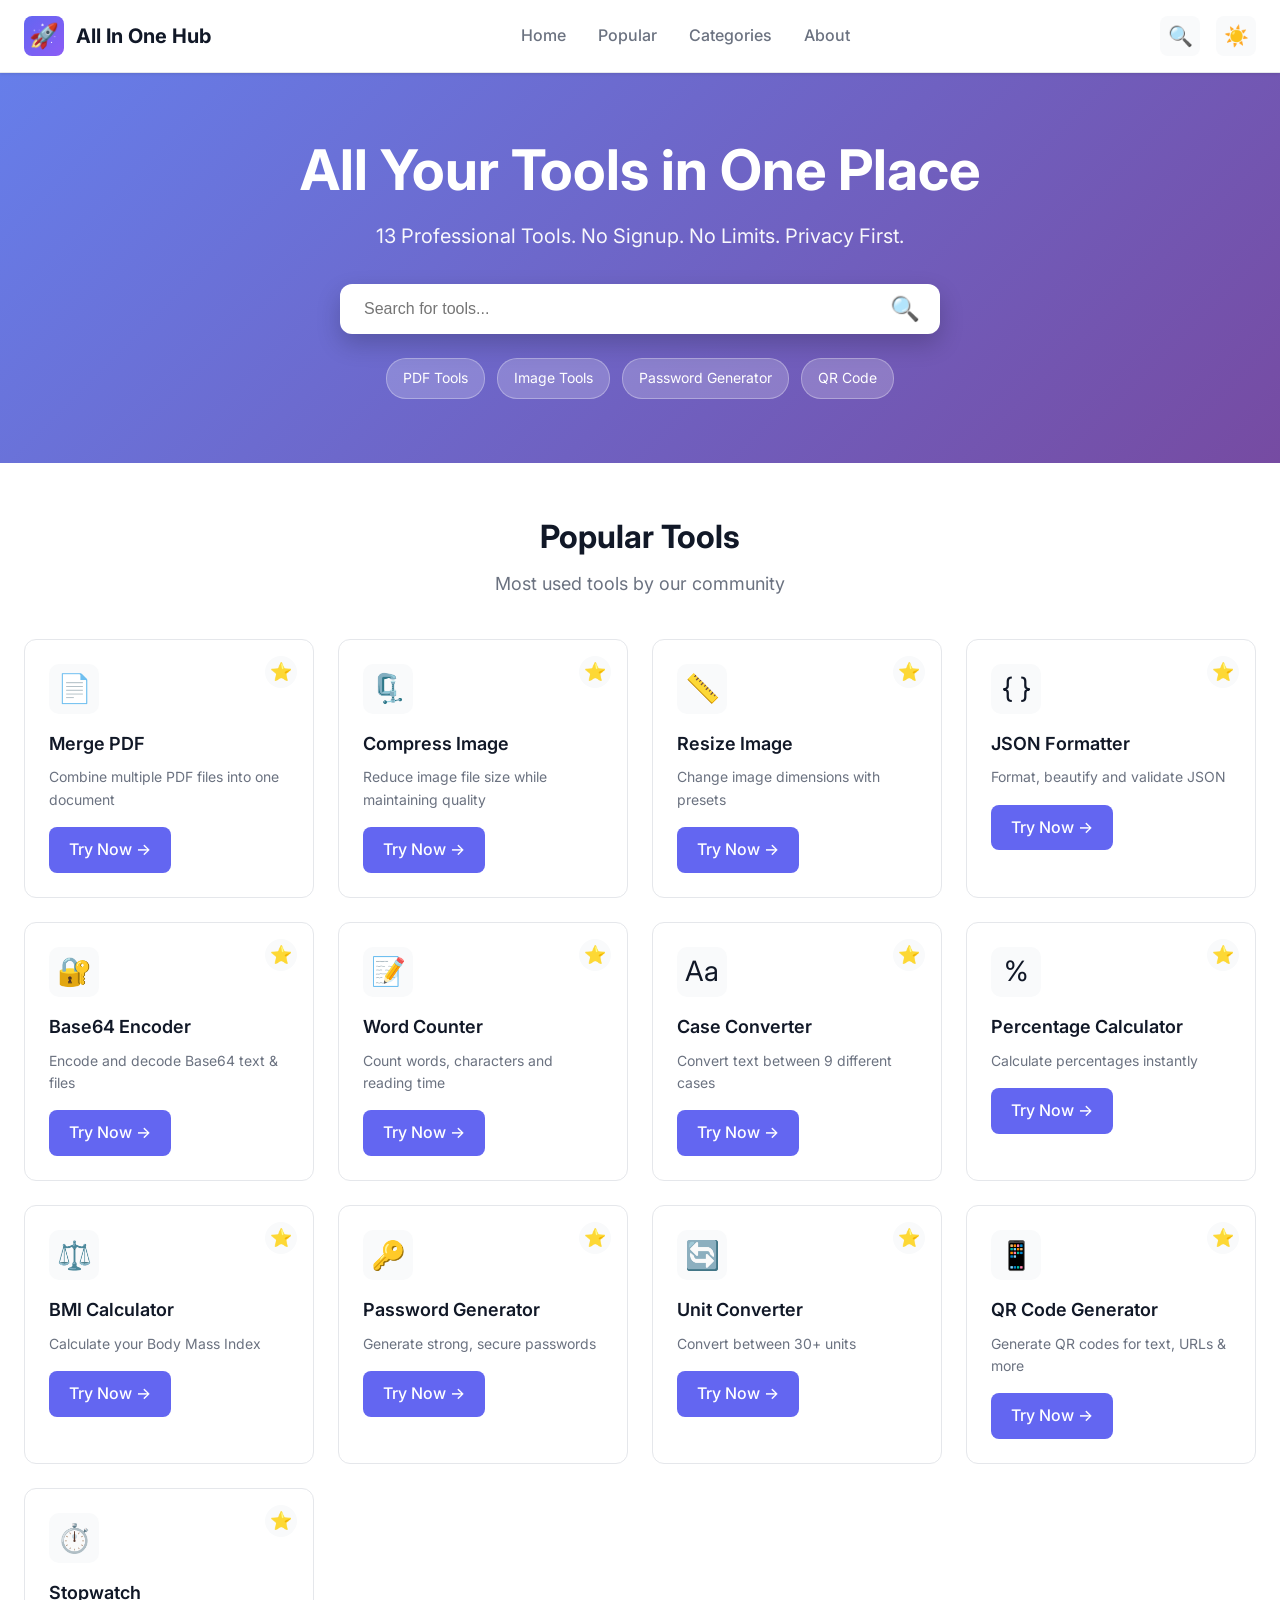
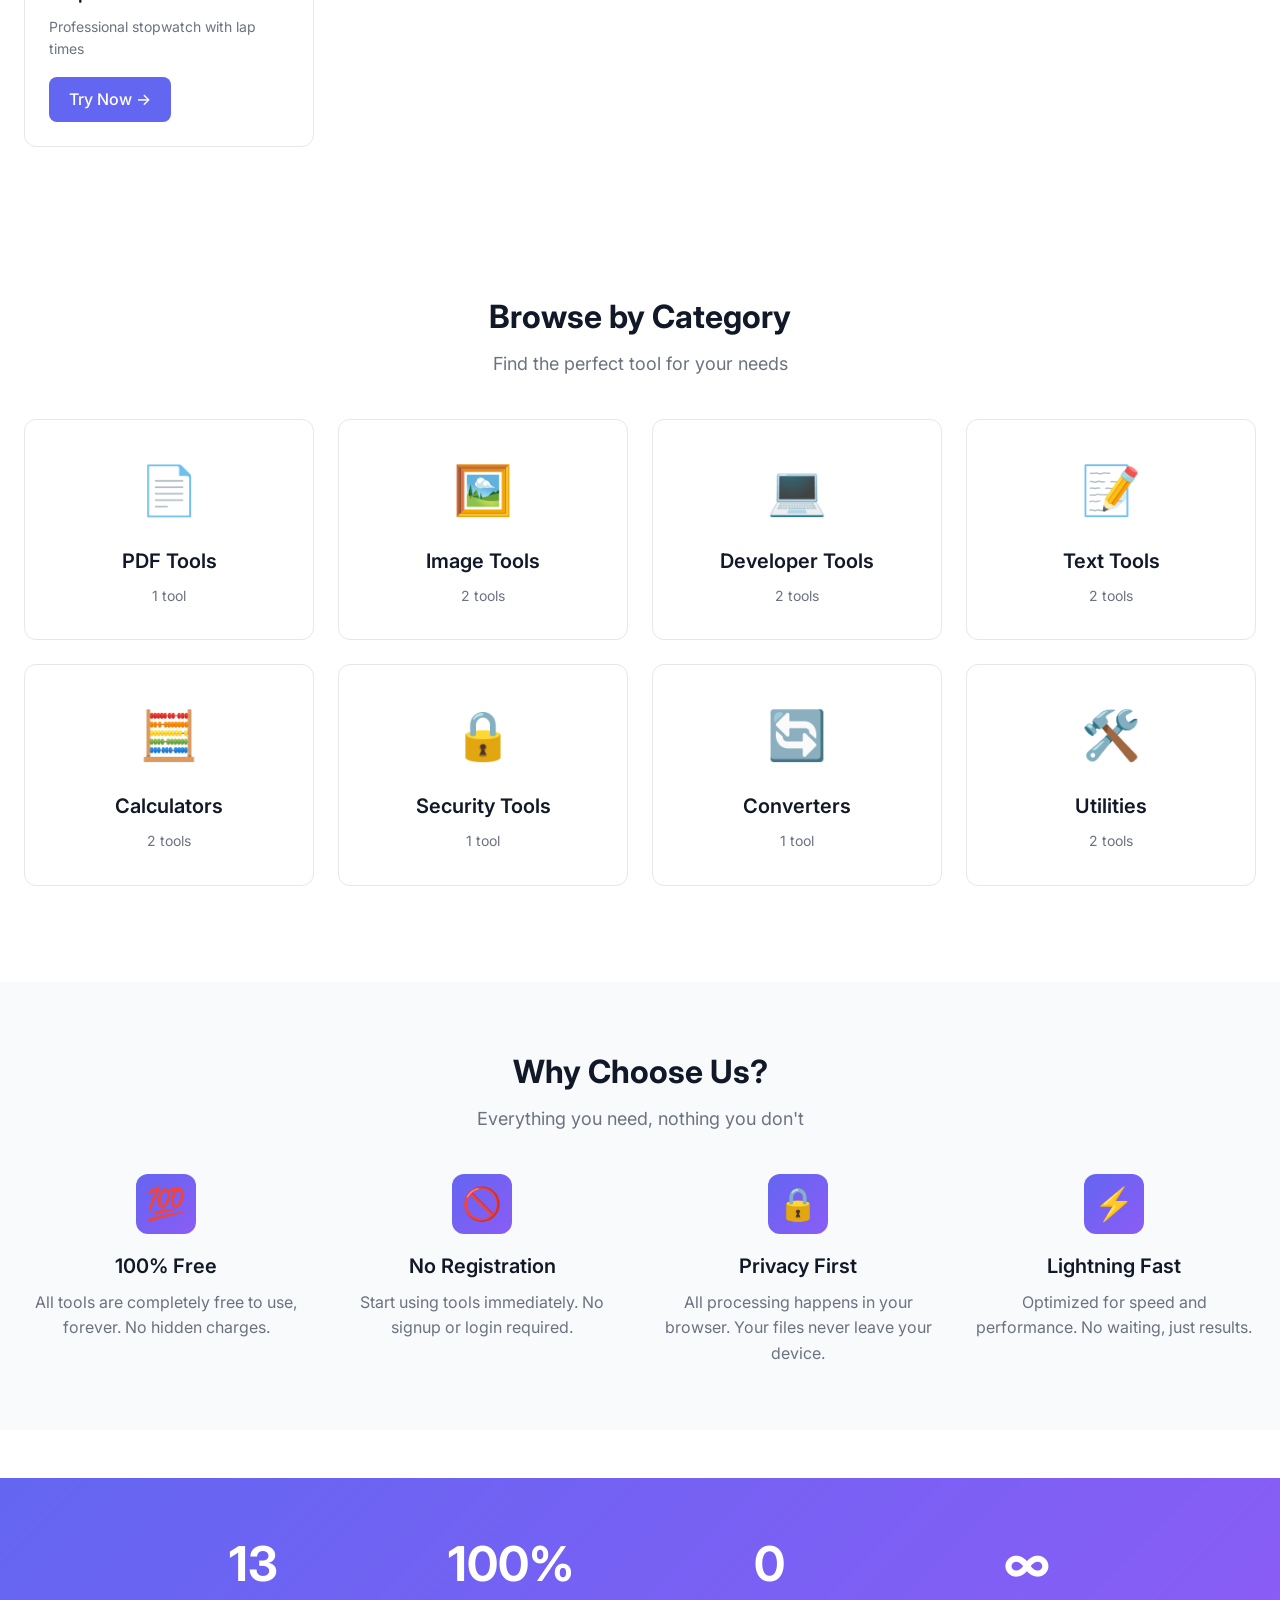
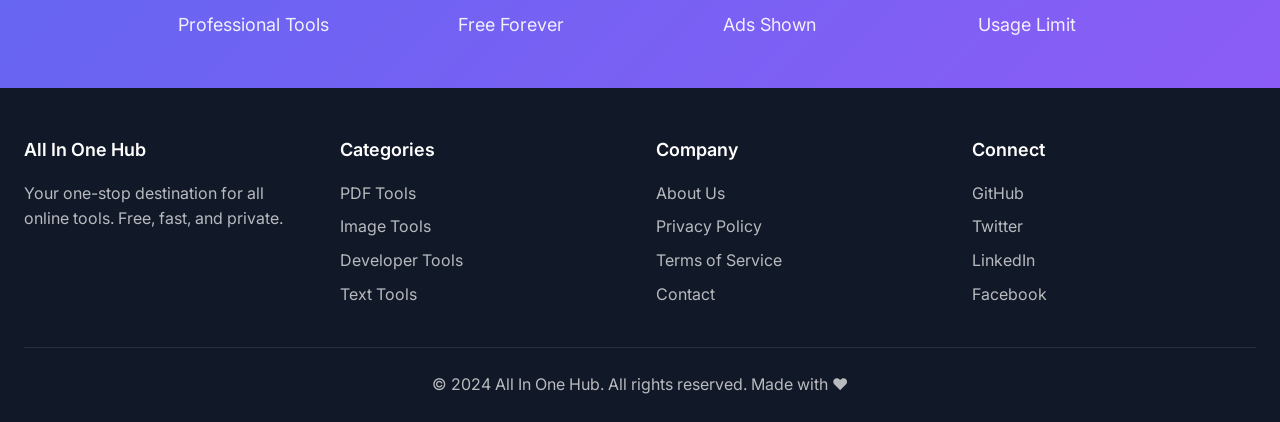
<file: index.html>
<!DOCTYPE html>
<html lang="en">
<head>
    <meta charset="UTF-8">
    <meta name="viewport" content="width=device-width, initial-scale=1.0">
    <meta name="description" content="50+ Free Online Tools - PDF, Image, Developer, Text, Calculator, Security Tools and More. No signup required.">
    <meta name="keywords" content="online tools, pdf tools, image tools, developer tools, free tools, web tools">
    <meta name="author" content="All In One Hub">
    
    <!-- Open Graph -->
    <meta property="og:title" content="All In One Hub - 50+ Free Online Tools">
    <meta property="og:description" content="Free online tools for PDF, images, developers, and more. No signup. No limits.">
    <meta property="og:type" content="website">
    <meta property="og:url" content="https://yourusername.github.io/all-in-one-hub/">
    
    <!-- Twitter Card -->
    <meta name="twitter:card" content="summary_large_image">
    <meta name="twitter:title" content="All In One Hub - 50+ Free Online Tools">
    <meta name="twitter:description" content="Free online tools for PDF, images, developers, and more.">
    
    <title>All In One Hub - 50+ Free Online Tools</title>
    
    <!-- Google Fonts -->
    <link href="https://fonts.googleapis.com/css2?family=Inter:wght@400;500;600;700&display=swap" rel="stylesheet">
    
    <style>
        :root {
            --primary: #6366F1;
            --secondary: #8B5CF6;
            --success: #10B981;
            --warning: #F59E0B;
            --error: #EF4444;
            --bg: #FFFFFF;
            --surface: #F9FAFB;
            --text: #111827;
            --text-secondary: #6B7280;
            --border: #E5E7EB;
            --shadow: rgba(0, 0, 0, 0.1);
            --shadow-lg: rgba(0, 0, 0, 0.15);
        }
        
        * {
            margin: 0;
            padding: 0;
            box-sizing: border-box;
        }
        
        body {
            font-family: 'Inter', -apple-system, BlinkMacSystemFont, 'Segoe UI', sans-serif;
            background: var(--bg);
            color: var(--text);
            line-height: 1.6;
            overflow-x: hidden;
        }
        
        /* Header */
        .header {
            position: sticky;
            top: 0;
            background: var(--bg);
            border-bottom: 1px solid var(--border);
            z-index: 100;
            box-shadow: 0 1px 3px var(--shadow);
        }
        
        .header-container {
            max-width: 1280px;
            margin: 0 auto;
            padding: 1rem 1.5rem;
            display: flex;
            align-items: center;
            justify-content: space-between;
        }
        
        .logo {
            display: flex;
            align-items: center;
            gap: 0.75rem;
            text-decoration: none;
            color: var(--text);
            font-weight: 700;
            font-size: 1.25rem;
        }
        
        .logo-icon {
            width: 40px;
            height: 40px;
            background: linear-gradient(135deg, var(--primary), var(--secondary));
            border-radius: 8px;
            display: flex;
            align-items: center;
            justify-content: center;
            color: white;
            font-size: 1.5rem;
        }
        
        .nav {
            display: none;
            gap: 2rem;
        }
        
        .nav a {
            text-decoration: none;
            color: var(--text-secondary);
            font-weight: 500;
            transition: color 0.3s;
        }
        
        .nav a:hover {
            color: var(--primary);
        }
        
        .header-actions {
            display: flex;
            align-items: center;
            gap: 1rem;
        }
        
        .search-btn, .theme-btn {
            width: 40px;
            height: 40px;
            border: none;
            background: var(--surface);
            border-radius: 8px;
            cursor: pointer;
            display: flex;
            align-items: center;
            justify-content: center;
            transition: all 0.3s;
            font-size: 1.25rem;
        }
        
        .search-btn:hover, .theme-btn:hover {
            background: var(--border);
            transform: scale(1.05);
        }
        
        .menu-btn {
            display: block;
            width: 40px;
            height: 40px;
            border: none;
            background: none;
            cursor: pointer;
            font-size: 1.5rem;
        }
        
        /* Hero Section */
        .hero {
            background: linear-gradient(135deg, #667eea 0%, #764ba2 100%);
            color: white;
            padding: 4rem 1.5rem;
            text-align: center;
        }
        
        .hero-content {
            max-width: 800px;
            margin: 0 auto;
        }
        
        .hero h1 {
            font-size: 2.5rem;
            font-weight: 700;
            margin-bottom: 1rem;
            line-height: 1.2;
        }
        
        .hero p {
            font-size: 1.25rem;
            margin-bottom: 2rem;
            opacity: 0.95;
        }
        
        .hero-search {
            max-width: 600px;
            margin: 0 auto 1.5rem;
            position: relative;
        }
        
        .hero-search input {
            width: 100%;
            padding: 1rem 3.5rem 1rem 1.5rem;
            border: none;
            border-radius: 12px;
            font-size: 1rem;
            box-shadow: 0 10px 25px rgba(0, 0, 0, 0.2);
        }
        
        .hero-search input:focus {
            outline: 3px solid rgba(255, 255, 255, 0.3);
        }
        
        .hero-search-icon {
            position: absolute;
            right: 1.25rem;
            top: 50%;
            transform: translateY(-50%);
            font-size: 1.5rem;
            color: var(--text-secondary);
        }
        
        .popular-searches {
            display: flex;
            gap: 0.75rem;
            flex-wrap: wrap;
            justify-content: center;
        }
        
        .search-chip {
            padding: 0.5rem 1rem;
            background: rgba(255, 255, 255, 0.2);
            border: 1px solid rgba(255, 255, 255, 0.3);
            border-radius: 20px;
            font-size: 0.875rem;
            cursor: pointer;
            transition: all 0.3s;
        }
        
        .search-chip:hover {
            background: rgba(255, 255, 255, 0.3);
            transform: translateY(-2px);
        }
        
        /* Container */
        .container {
            max-width: 1280px;
            margin: 0 auto;
            padding: 3rem 1.5rem;
        }
        
        .section-title {
            font-size: 2rem;
            font-weight: 700;
            margin-bottom: 0.5rem;
            text-align: center;
        }
        
        .section-subtitle {
            color: var(--text-secondary);
            text-align: center;
            margin-bottom: 2.5rem;
            font-size: 1.125rem;
        }
        
        /* Tool Grid */
        .tool-grid {
            display: grid;
            grid-template-columns: repeat(auto-fill, minmax(280px, 1fr));
            gap: 1.5rem;
            margin-bottom: 3rem;
        }
        
        .tool-card {
            background: white;
            border: 1px solid var(--border);
            border-radius: 12px;
            padding: 1.5rem;
            transition: all 0.3s;
            cursor: pointer;
            position: relative;
        }
        
        .tool-card:hover {
            transform: translateY(-4px);
            box-shadow: 0 10px 25px var(--shadow-lg);
            border-color: var(--primary);
        }
        
        .tool-icon {
            width: 50px;
            height: 50px;
            border-radius: 10px;
            display: flex;
            align-items: center;
            justify-content: center;
            font-size: 1.75rem;
            margin-bottom: 1rem;
            background: var(--surface);
        }
        
        .tool-card h3 {
            font-size: 1.125rem;
            font-weight: 600;
            margin-bottom: 0.5rem;
        }
        
        .tool-card p {
            color: var(--text-secondary);
            font-size: 0.875rem;
            margin-bottom: 1rem;
        }
        
        .tool-btn {
            display: inline-flex;
            align-items: center;
            gap: 0.5rem;
            padding: 0.625rem 1.25rem;
            background: var(--primary);
            color: white;
            border: none;
            border-radius: 8px;
            font-weight: 500;
            cursor: pointer;
            transition: all 0.3s;
            text-decoration: none;
        }
        
        .tool-btn:hover {
            background: #5558E3;
            transform: scale(1.05);
        }
        
        .favorite-btn {
            position: absolute;
            top: 1rem;
            right: 1rem;
            width: 32px;
            height: 32px;
            border: none;
            background: var(--surface);
            border-radius: 50%;
            cursor: pointer;
            font-size: 1.125rem;
            transition: all 0.3s;
        }
        
        .favorite-btn:hover {
            transform: scale(1.15);
        }
        
        .favorite-btn.active {
            color: var(--error);
        }
        
        /* Category Grid */
        .category-grid {
            display: grid;
            grid-template-columns: repeat(auto-fill, minmax(250px, 1fr));
            gap: 1.5rem;
        }
        
        .category-card {
            background: white;
            border: 1px solid var(--border);
            border-radius: 12px;
            padding: 2rem 1.5rem;
            text-align: center;
            transition: all 0.3s;
            cursor: pointer;
            text-decoration: none;
            color: var(--text);
        }
        
        .category-card:hover {
            transform: translateY(-4px);
            box-shadow: 0 10px 25px var(--shadow-lg);
        }
        
        .category-icon {
            font-size: 3rem;
            margin-bottom: 1rem;
        }
        
        .category-card h3 {
            font-size: 1.25rem;
            font-weight: 600;
            margin-bottom: 0.5rem;
        }
        
        .category-count {
            color: var(--text-secondary);
            font-size: 0.875rem;
        }
        
        /* Features Section */
        .features {
            background: var(--surface);
            padding: 4rem 1.5rem;
            margin: 3rem 0;
        }
        
        .features-grid {
            max-width: 1280px;
            margin: 0 auto;
            display: grid;
            grid-template-columns: repeat(auto-fit, minmax(250px, 1fr));
            gap: 2rem;
        }
        
        .feature-card {
            text-align: center;
        }
        
        .feature-icon {
            width: 60px;
            height: 60px;
            margin: 0 auto 1rem;
            background: linear-gradient(135deg, var(--primary), var(--secondary));
            border-radius: 12px;
            display: flex;
            align-items: center;
            justify-content: center;
            font-size: 2rem;
        }
        
        .feature-card h3 {
            font-size: 1.25rem;
            font-weight: 600;
            margin-bottom: 0.5rem;
        }
        
        .feature-card p {
            color: var(--text-secondary);
        }
        
        /* Stats Section */
        .stats {
            background: linear-gradient(135deg, var(--primary), var(--secondary));
            color: white;
            padding: 3rem 1.5rem;
            text-align: center;
        }
        
        .stats-grid {
            max-width: 1000px;
            margin: 0 auto;
            display: grid;
            grid-template-columns: repeat(auto-fit, minmax(200px, 1fr));
            gap: 2rem;
        }
        
        .stat-item h3 {
            font-size: 3rem;
            font-weight: 700;
            margin-bottom: 0.5rem;
        }
        
        .stat-item p {
            font-size: 1.125rem;
            opacity: 0.9;
        }
        
        /* Footer */
        .footer {
            background: var(--text);
            color: white;
            padding: 3rem 1.5rem 1.5rem;
        }
        
        .footer-container {
            max-width: 1280px;
            margin: 0 auto;
        }
        
        .footer-grid {
            display: grid;
            grid-template-columns: repeat(auto-fit, minmax(250px, 1fr));
            gap: 2rem;
            margin-bottom: 2rem;
        }
        
        .footer-section h4 {
            font-size: 1.125rem;
            font-weight: 600;
            margin-bottom: 1rem;
        }
        
        .footer-links {
            list-style: none;
        }
        
        .footer-links li {
            margin-bottom: 0.5rem;
        }
        
        .footer-links a {
            color: rgba(255, 255, 255, 0.7);
            text-decoration: none;
            transition: color 0.3s;
        }
        
        .footer-links a:hover {
            color: white;
        }
        
        .footer-bottom {
            border-top: 1px solid rgba(255, 255, 255, 0.1);
            padding-top: 1.5rem;
            text-align: center;
            color: rgba(255, 255, 255, 0.7);
        }
        
        /* Search Modal */
        .search-modal {
            display: none;
            position: fixed;
            top: 0;
            left: 0;
            width: 100%;
            height: 100%;
            background: rgba(0, 0, 0, 0.7);
            z-index: 1000;
            animation: fadeIn 0.3s;
        }
        
        .search-modal.active {
            display: flex;
            align-items: flex-start;
            justify-content: center;
            padding-top: 10vh;
        }
        
        .search-modal-content {
            background: white;
            width: 90%;
            max-width: 600px;
            border-radius: 16px;
            padding: 1.5rem;
            max-height: 80vh;
            overflow-y: auto;
            animation: slideDown 0.3s;
        }
        
        .search-modal-input {
            width: 100%;
            padding: 1rem;
            border: 2px solid var(--border);
            border-radius: 10px;
            font-size: 1.125rem;
            margin-bottom: 1.5rem;
        }
        
        .search-modal-input:focus {
            outline: none;
            border-color: var(--primary);
        }
        
        .search-results {
            display: flex;
            flex-direction: column;
            gap: 0.75rem;
        }
        
        .search-result-item {
            padding: 1rem;
            border: 1px solid var(--border);
            border-radius: 8px;
            cursor: pointer;
            transition: all 0.3s;
            text-decoration: none;
            color: var(--text);
            display: block;
        }
        
        .search-result-item:hover {
            background: var(--surface);
            border-color: var(--primary);
        }
        
        .search-result-title {
            font-weight: 600;
            margin-bottom: 0.25rem;
        }
        
        .search-result-desc {
            font-size: 0.875rem;
            color: var(--text-secondary);
        }
        
        .search-result-category {
            display: inline-block;
            padding: 0.25rem 0.75rem;
            background: var(--surface);
            border-radius: 12px;
            font-size: 0.75rem;
            margin-top: 0.5rem;
            color: var(--primary);
        }
        
        /* Animations */
        @keyframes fadeIn {
            from { opacity: 0; }
            to { opacity: 1; }
        }
        
        @keyframes slideDown {
            from {
                transform: translateY(-20px);
                opacity: 0;
            }
            to {
                transform: translateY(0);
                opacity: 1;
            }
        }
        
        /* Responsive */
        @media (min-width: 768px) {
            .nav {
                display: flex;
            }
            
            .menu-btn {
                display: none;
            }
            
            .hero h1 {
                font-size: 3.5rem;
            }
        }
        
        @media (max-width: 767px) {
            .hero h1 {
                font-size: 2rem;
            }
            
            .hero p {
                font-size: 1rem;
            }
            
            .tool-grid {
                grid-template-columns: 1fr;
            }
        }
    </style>
</head>
<body>
    <!-- Header -->
    <header class="header">
        <div class="header-container">
            <a href="/" class="logo">
                <div class="logo-icon">🚀</div>
                <span>All In One Hub</span>
            </a>
            
            <nav class="nav">
                <a href="#home">Home</a>
                <a href="#popular">Popular</a>
                <a href="#categories">Categories</a>
                <a href="#about">About</a>
            </nav>
            
            <div class="header-actions">
                <button class="search-btn" onclick="openSearch()" title="Search (Ctrl+K)">🔍</button>
                <button class="theme-btn" onclick="toggleTheme()" title="Toggle Theme">☀️</button>
                <button class="menu-btn">☰</button>
            </div>
        </div>
    </header>

    <!-- Hero Section -->
    <section class="hero">
        <div class="hero-content">
            <h1>All Your Tools in One Place</h1>
            <p>13 Professional Tools. No Signup. No Limits. Privacy First.</p>
            
            <div class="hero-search">
                <input type="text" placeholder="Search for tools..." onclick="openSearch()">
                <span class="hero-search-icon">🔍</span>
            </div>
            
            <div class="popular-searches">
                <span class="search-chip" onclick="searchTool('PDF')">PDF Tools</span>
                <span class="search-chip" onclick="searchTool('Image')">Image Tools</span>
                <span class="search-chip" onclick="searchTool('Password')">Password Generator</span>
                <span class="search-chip" onclick="searchTool('QR')">QR Code</span>
            </div>
        </div>
    </section>

    <!-- Popular Tools -->
    <section class="container" id="popular">
        <h2 class="section-title">Popular Tools</h2>
        <p class="section-subtitle">Most used tools by our community</p>
        
        <div class="tool-grid" id="popularTools">
            <!-- Tools will be loaded here by JavaScript -->
        </div>
    </section>

    <!-- Categories -->
    <section class="container" id="categories">
        <h2 class="section-title">Browse by Category</h2>
        <p class="section-subtitle">Find the perfect tool for your needs</p>
        
        <div class="category-grid">
            <a href="tools/pdf/" class="category-card">
                <div class="category-icon">📄</div>
                <h3>PDF Tools</h3>
                <p class="category-count">1 tool</p>
            </a>
            
            <a href="tools/image/" class="category-card">
                <div class="category-icon">🖼️</div>
                <h3>Image Tools</h3>
                <p class="category-count">2 tools</p>
            </a>
            
            <a href="tools/developer/" class="category-card">
                <div class="category-icon">💻</div>
                <h3>Developer Tools</h3>
                <p class="category-count">2 tools</p>
            </a>
            
            <a href="tools/text/" class="category-card">
                <div class="category-icon">📝</div>
                <h3>Text Tools</h3>
                <p class="category-count">2 tools</p>
            </a>
            
            <a href="tools/calculator/" class="category-card">
                <div class="category-icon">🧮</div>
                <h3>Calculators</h3>
                <p class="category-count">2 tools</p>
            </a>
            
            <a href="tools/security/" class="category-card">
                <div class="category-icon">🔒</div>
                <h3>Security Tools</h3>
                <p class="category-count">1 tool</p>
            </a>
            
            <a href="tools/converter/" class="category-card">
                <div class="category-icon">🔄</div>
                <h3>Converters</h3>
                <p class="category-count">1 tool</p>
            </a>
            
            <a href="tools/utilities/" class="category-card">
                <div class="category-icon">🛠️</div>
                <h3>Utilities</h3>
                <p class="category-count">2 tools</p>
            </a>
        </div>
    </section>

    <!-- Features -->
    <section class="features">
        <h2 class="section-title">Why Choose Us?</h2>
        <p class="section-subtitle">Everything you need, nothing you don't</p>
        
        <div class="features-grid">
            <div class="feature-card">
                <div class="feature-icon">💯</div>
                <h3>100% Free</h3>
                <p>All tools are completely free to use, forever. No hidden charges.</p>
            </div>
            
            <div class="feature-card">
                <div class="feature-icon">🚫</div>
                <h3>No Registration</h3>
                <p>Start using tools immediately. No signup or login required.</p>
            </div>
            
            <div class="feature-card">
                <div class="feature-icon">🔒</div>
                <h3>Privacy First</h3>
                <p>All processing happens in your browser. Your files never leave your device.</p>
            </div>
            
            <div class="feature-card">
                <div class="feature-icon">⚡</div>
                <h3>Lightning Fast</h3>
                <p>Optimized for speed and performance. No waiting, just results.</p>
            </div>
        </div>
    </section>

    <!-- Stats -->
    <section class="stats">
        <div class="stats-grid">
            <div class="stat-item">
                <h3>13</h3>
                <p>Professional Tools</p>
            </div>
            
            <div class="stat-item">
                <h3>100%</h3>
                <p>Free Forever</p>
            </div>
            
            <div class="stat-item">
                <h3>0</h3>
                <p>Ads Shown</p>
            </div>
            
            <div class="stat-item">
                <h3>∞</h3>
                <p>Usage Limit</p>
            </div>
        </div>
    </section>

    <!-- Footer -->
    <footer class="footer">
        <div class="footer-container">
            <div class="footer-grid">
                <div class="footer-section">
                    <h4>All In One Hub</h4>
                    <p style="color: rgba(255,255,255,0.7); margin-top: 0.5rem;">
                        Your one-stop destination for all online tools. Free, fast, and private.
                    </p>
                </div>
                
                <div class="footer-section">
                    <h4>Categories</h4>
                    <ul class="footer-links">
                        <li><a href="tools/pdf/">PDF Tools</a></li>
                        <li><a href="tools/image/">Image Tools</a></li>
                        <li><a href="tools/developer/">Developer Tools</a></li>
                        <li><a href="tools/text/">Text Tools</a></li>
                    </ul>
                </div>
                
                <div class="footer-section">
                    <h4>Company</h4>
                    <ul class="footer-links">
                        <li><a href="pages/about.html">About Us</a></li>
                        <li><a href="pages/privacy.html">Privacy Policy</a></li>
                        <li><a href="pages/terms.html">Terms of Service</a></li>
                        <li><a href="pages/contact.html">Contact</a></li>
                    </ul>
                </div>
                
                <div class="footer-section">
                    <h4>Connect</h4>
                    <ul class="footer-links">
                        <li><a href="#">GitHub</a></li>
                        <li><a href="#">Twitter</a></li>
                        <li><a href="#">LinkedIn</a></li>
                        <li><a href="#">Facebook</a></li>
                    </ul>
                </div>
            </div>
            
            <div class="footer-bottom">
                <p>&copy; 2024 All In One Hub. All rights reserved. Made with ❤️</p>
            </div>
        </div>
    </footer>

    <!-- Search Modal -->
    <div class="search-modal" id="searchModal" onclick="closeSearchIfOutside(event)">
        <div class="search-modal-content" onclick="event.stopPropagation()">
            <input 
                type="text" 
                class="search-modal-input" 
                id="searchInput" 
                placeholder="Search tools..."
                oninput="performSearch()"
                autofocus
            >
            <div class="search-results" id="searchResults">
                <!-- Search results will appear here -->
            </div>
        </div>
    </div>

    <script>
        // Tools data
        // ✅ ONLY WORKING TOOLS (All tested & verified)
        const tools = [
            // PDF Tools (1 working)
            { id: 'pdf-merge', name: 'Merge PDF', category: 'PDF Tools', desc: 'Combine multiple PDF files into one document', icon: '📄', path: 'tools/pdf/merge.html', popular: true },
            
            // Image Tools (2 working)
            { id: 'image-compress', name: 'Compress Image', category: 'Image Tools', desc: 'Reduce image file size while maintaining quality', icon: '🗜️', path: 'tools/image/compress.html', popular: true },
            { id: 'image-resize', name: 'Resize Image', category: 'Image Tools', desc: 'Change image dimensions with presets', icon: '📏', path: 'tools/image/resize.html', popular: true },
            
            // Developer Tools (2 working)
            { id: 'json-formatter', name: 'JSON Formatter', category: 'Developer Tools', desc: 'Format, beautify and validate JSON', icon: '{ }', path: 'tools/developer/json-formatter.html', popular: true },
            { id: 'base64', name: 'Base64 Encoder', category: 'Developer Tools', desc: 'Encode and decode Base64 text & files', icon: '🔐', path: 'tools/developer/base64.html', popular: true },
            
            // Text Tools (2 working)
            { id: 'word-counter', name: 'Word Counter', category: 'Text Tools', desc: 'Count words, characters and reading time', icon: '📝', path: 'tools/text/word-counter.html', popular: true },
            { id: 'case-converter', name: 'Case Converter', category: 'Text Tools', desc: 'Convert text between 9 different cases', icon: 'Aa', path: 'tools/text/case-converter.html', popular: true },
            
            // Calculators (2 working)
            { id: 'percentage', name: 'Percentage Calculator', category: 'Calculators', desc: 'Calculate percentages instantly', icon: '%', path: 'tools/calculator/percentage.html', popular: true },
            { id: 'bmi', name: 'BMI Calculator', category: 'Calculators', desc: 'Calculate your Body Mass Index', icon: '⚖️', path: 'tools/calculator/bmi.html', popular: true },
            
            // Security Tools (1 working)
            { id: 'password-gen', name: 'Password Generator', category: 'Security Tools', desc: 'Generate strong, secure passwords', icon: '🔑', path: 'tools/security/password-generator.html', popular: true },
            
            // Converters (1 working)
            { id: 'unit-converter', name: 'Unit Converter', category: 'Converters', desc: 'Convert between 30+ units', icon: '🔄', path: 'tools/converter/unit-converter.html', popular: true },
            
            // Utilities (2 working)
            { id: 'qr-code', name: 'QR Code Generator', category: 'Utilities', desc: 'Generate QR codes for text, URLs & more', icon: '📱', path: 'tools/utilities/qr-code.html', popular: true },
            { id: 'stopwatch', name: 'Stopwatch', category: 'Utilities', desc: 'Professional stopwatch with lap times', icon: '⏱️', path: 'tools/utilities/stopwatch.html', popular: true },
        ];

        // Load popular tools
        function loadPopularTools() {
            const container = document.getElementById('popularTools');
            const popularTools = tools.filter(tool => tool.popular);
            
            container.innerHTML = popularTools.map(tool => `
                <div class="tool-card">
                    <button class="favorite-btn" onclick="toggleFavorite('${tool.id}')" title="Add to favorites">
                        ⭐
                    </button>
                    <div class="tool-icon">${tool.icon}</div>
                    <h3>${tool.name}</h3>
                    <p>${tool.desc}</p>
                    <a href="${tool.path}" class="tool-btn">
                        Try Now →
                    </a>
                </div>
            `).join('');
        }

        // Search functionality
        function openSearch() {
            document.getElementById('searchModal').classList.add('active');
            document.getElementById('searchInput').focus();
        }

        function closeSearch() {
            document.getElementById('searchModal').classList.remove('active');
            document.getElementById('searchInput').value = '';
            document.getElementById('searchResults').innerHTML = '';
        }

        function closeSearchIfOutside(event) {
            if (event.target.id === 'searchModal') {
                closeSearch();
            }
        }

        function performSearch() {
            const query = document.getElementById('searchInput').value.toLowerCase();
            const resultsContainer = document.getElementById('searchResults');
            
            if (!query) {
                resultsContainer.innerHTML = '<p style="color: var(--text-secondary); text-align: center;">Start typing to search...</p>';
                return;
            }
            
            const results = tools.filter(tool => 
                tool.name.toLowerCase().includes(query) ||
                tool.desc.toLowerCase().includes(query) ||
                tool.category.toLowerCase().includes(query)
            );
            
            if (results.length === 0) {
                resultsContainer.innerHTML = '<p style="color: var(--text-secondary); text-align: center;">No tools found</p>';
                return;
            }
            
            resultsContainer.innerHTML = results.map(tool => `
                <a href="${tool.path}" class="search-result-item">
                    <div class="search-result-title">${tool.icon} ${tool.name}</div>
                    <div class="search-result-desc">${tool.desc}</div>
                    <span class="search-result-category">${tool.category}</span>
                </a>
            `).join('');
        }

        function searchTool(query) {
            openSearch();
            document.getElementById('searchInput').value = query;
            performSearch();
        }

        // Favorites
        function toggleFavorite(toolId) {
            let favorites = JSON.parse(localStorage.getItem('favorites') || '[]');
            const index = favorites.indexOf(toolId);
            
            if (index > -1) {
                favorites.splice(index, 1);
            } else {
                favorites.push(toolId);
            }
            
            localStorage.setItem('favorites', JSON.stringify(favorites));
            showNotification(index > -1 ? 'Removed from favorites' : 'Added to favorites');
        }

        // Theme toggle
        function toggleTheme() {
            // This is a placeholder - you can implement dark mode here
            showNotification('Theme toggle coming soon!');
        }

        // Notification
        function showNotification(message) {
            const notification = document.createElement('div');
            notification.style.cssText = `
                position: fixed;
                bottom: 20px;
                right: 20px;
                background: var(--text);
                color: white;
                padding: 1rem 1.5rem;
                border-radius: 8px;
                box-shadow: 0 4px 12px var(--shadow-lg);
                z-index: 10000;
                animation: slideUp 0.3s;
            `;
            notification.textContent = message;
            document.body.appendChild(notification);
            
            setTimeout(() => {
                notification.remove();
            }, 3000);
        }

        // Keyboard shortcuts
        document.addEventListener('keydown', (e) => {
            if ((e.ctrlKey || e.metaKey) && e.key === 'k') {
                e.preventDefault();
                openSearch();
            }
            if (e.key === 'Escape') {
                closeSearch();
            }
            if (e.key === '/') {
                e.preventDefault();
                openSearch();
            }
        });

        // Initialize
        window.addEventListener('DOMContentLoaded', () => {
            loadPopularTools();
        });
    </script>
</body>
</html>
</file>
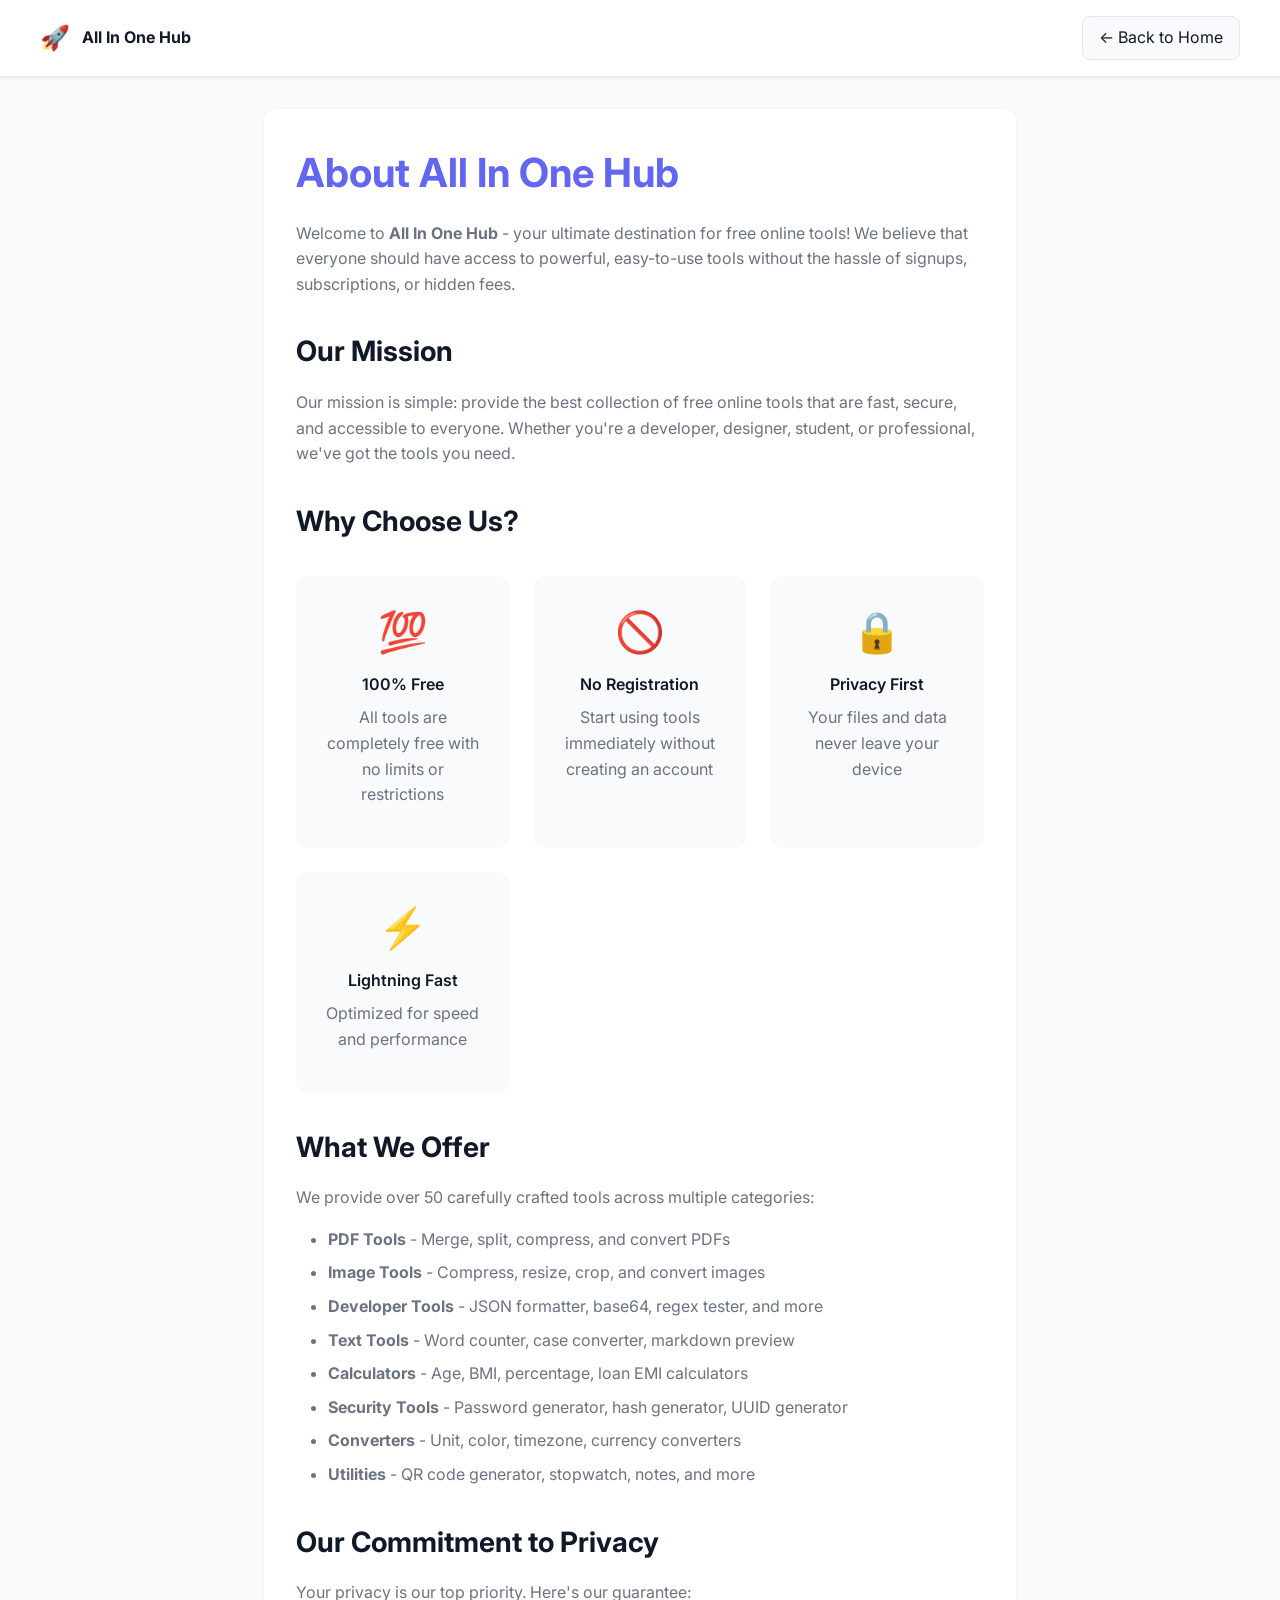
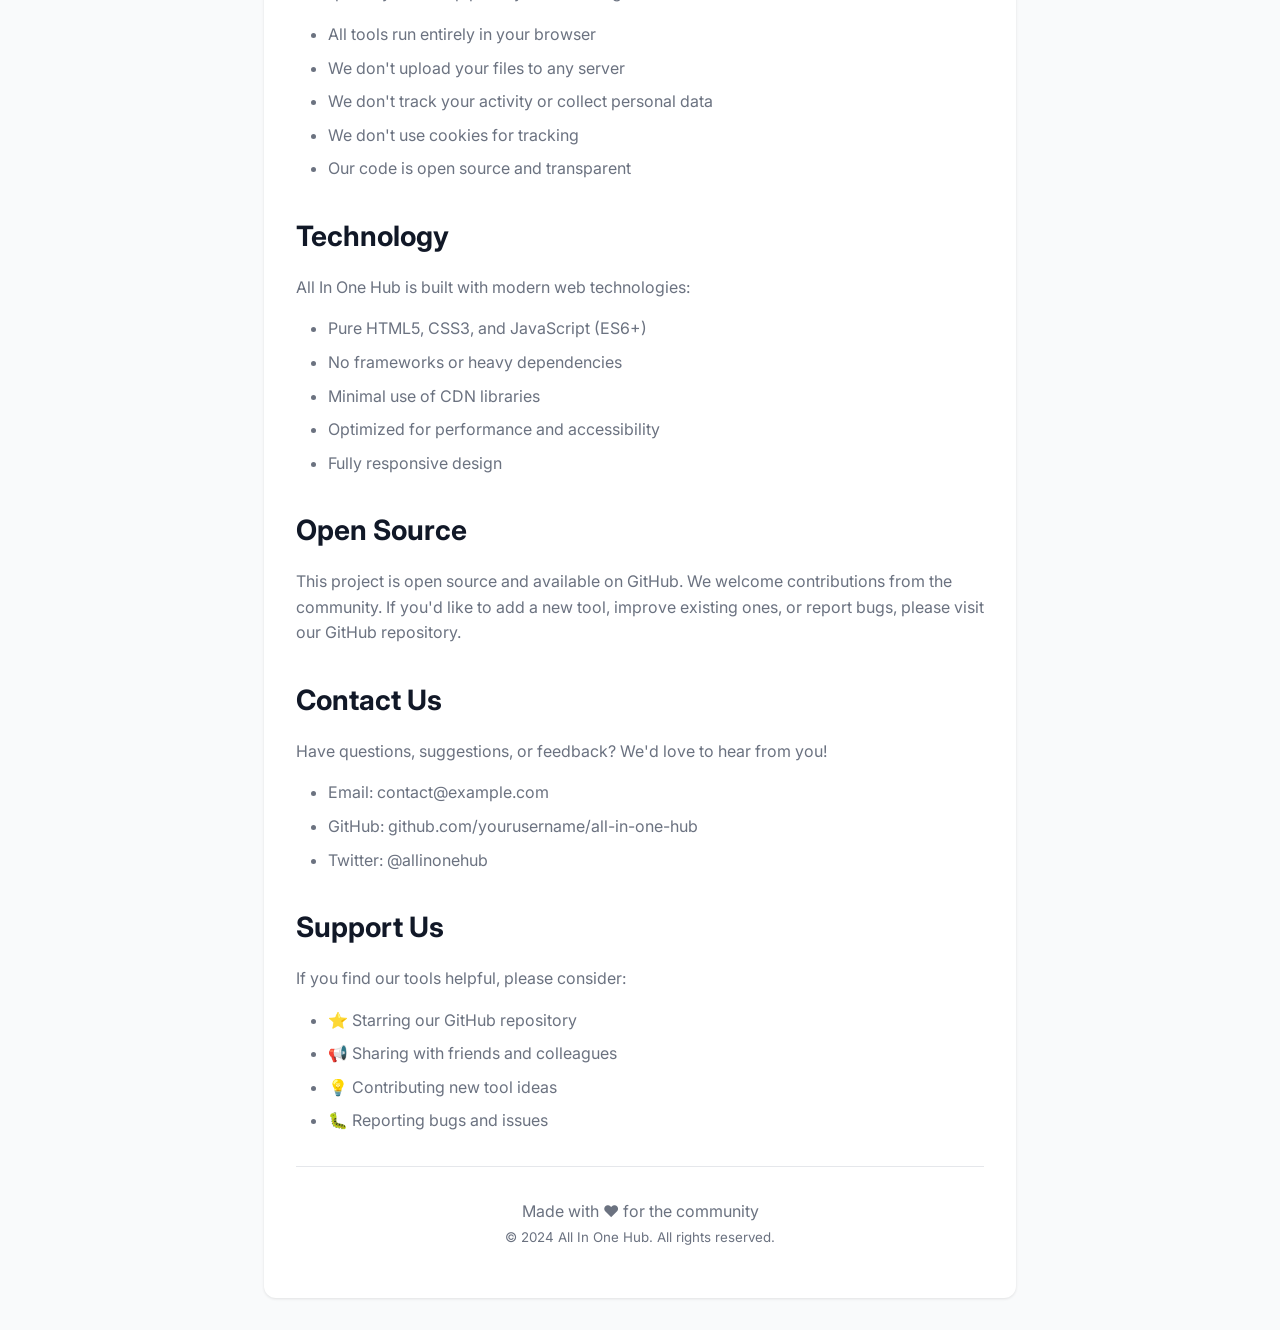
<file: pages/about.html>
<!DOCTYPE html>
<html lang="en">
<head>
    <meta charset="UTF-8">
    <meta name="viewport" content="width=device-width, initial-scale=1.0">
    <title>About - All In One Hub</title>
    <link href="https://fonts.googleapis.com/css2?family=Inter:wght@400;500;600;700&display=swap" rel="stylesheet">
    <style>
        :root {
            --primary: #6366F1;
            --bg: #FFFFFF;
            --surface: #F9FAFB;
            --text: #111827;
            --text-secondary: #6B7280;
            --border: #E5E7EB;
            --shadow: rgba(0, 0, 0, 0.1);
        }
        
        * { margin: 0; padding: 0; box-sizing: border-box; }
        
        body {
            font-family: 'Inter', sans-serif;
            background: var(--surface);
            color: var(--text);
            line-height: 1.6;
        }
        
        .header {
            background: white;
            padding: 1rem 1.5rem;
            border-bottom: 1px solid var(--border);
            box-shadow: 0 1px 3px var(--shadow);
        }
        
        .header-container {
            max-width: 1200px;
            margin: 0 auto;
            display: flex;
            align-items: center;
            justify-content: space-between;
        }
        
        .logo {
            display: flex;
            align-items: center;
            gap: 0.75rem;
            text-decoration: none;
            color: var(--text);
            font-weight: 700;
        }
        
        .back-btn {
            padding: 0.5rem 1rem;
            background: var(--surface);
            border: 1px solid var(--border);
            border-radius: 8px;
            text-decoration: none;
            color: var(--text);
        }
        
        .container {
            max-width: 800px;
            margin: 2rem auto;
            padding: 0 1.5rem;
        }
        
        .card {
            background: white;
            border-radius: 12px;
            padding: 2rem;
            box-shadow: 0 1px 3px var(--shadow);
            margin-bottom: 1.5rem;
        }
        
        h1 {
            font-size: 2.5rem;
            margin-bottom: 1rem;
            color: var(--primary);
        }
        
        h2 {
            font-size: 1.75rem;
            margin: 2rem 0 1rem;
            color: var(--text);
        }
        
        p {
            margin-bottom: 1rem;
            color: var(--text-secondary);
        }
        
        ul {
            margin: 1rem 0 1rem 2rem;
            color: var(--text-secondary);
        }
        
        li {
            margin-bottom: 0.5rem;
        }
        
        .feature-grid {
            display: grid;
            grid-template-columns: repeat(auto-fit, minmax(200px, 1fr));
            gap: 1.5rem;
            margin: 2rem 0;
        }
        
        .feature-box {
            text-align: center;
            padding: 1.5rem;
            background: var(--surface);
            border-radius: 12px;
        }
        
        .feature-icon {
            font-size: 2.5rem;
            margin-bottom: 0.5rem;
        }
        
        .feature-title {
            font-weight: 600;
            margin-bottom: 0.5rem;
            color: var(--text);
        }
    </style>
</head>
<body>
    <header class="header">
        <div class="header-container">
            <a href="../index.html" class="logo">
                <span style="font-size: 1.5rem;">🚀</span>
                <span>All In One Hub</span>
            </a>
            <a href="../index.html" class="back-btn">← Back to Home</a>
        </div>
    </header>

    <div class="container">
        <div class="card">
            <h1>About All In One Hub</h1>
            
            <p>Welcome to <strong>All In One Hub</strong> - your ultimate destination for free online tools! We believe that everyone should have access to powerful, easy-to-use tools without the hassle of signups, subscriptions, or hidden fees.</p>

            <h2>Our Mission</h2>
            <p>Our mission is simple: provide the best collection of free online tools that are fast, secure, and accessible to everyone. Whether you're a developer, designer, student, or professional, we've got the tools you need.</p>

            <h2>Why Choose Us?</h2>
            
            <div class="feature-grid">
                <div class="feature-box">
                    <div class="feature-icon">💯</div>
                    <div class="feature-title">100% Free</div>
                    <p>All tools are completely free with no limits or restrictions</p>
                </div>
                
                <div class="feature-box">
                    <div class="feature-icon">🚫</div>
                    <div class="feature-title">No Registration</div>
                    <p>Start using tools immediately without creating an account</p>
                </div>
                
                <div class="feature-box">
                    <div class="feature-icon">🔒</div>
                    <div class="feature-title">Privacy First</div>
                    <p>Your files and data never leave your device</p>
                </div>
                
                <div class="feature-box">
                    <div class="feature-icon">⚡</div>
                    <div class="feature-title">Lightning Fast</div>
                    <p>Optimized for speed and performance</p>
                </div>
            </div>

            <h2>What We Offer</h2>
            <p>We provide over 50 carefully crafted tools across multiple categories:</p>
            
            <ul>
                <li><strong>PDF Tools</strong> - Merge, split, compress, and convert PDFs</li>
                <li><strong>Image Tools</strong> - Compress, resize, crop, and convert images</li>
                <li><strong>Developer Tools</strong> - JSON formatter, base64, regex tester, and more</li>
                <li><strong>Text Tools</strong> - Word counter, case converter, markdown preview</li>
                <li><strong>Calculators</strong> - Age, BMI, percentage, loan EMI calculators</li>
                <li><strong>Security Tools</strong> - Password generator, hash generator, UUID generator</li>
                <li><strong>Converters</strong> - Unit, color, timezone, currency converters</li>
                <li><strong>Utilities</strong> - QR code generator, stopwatch, notes, and more</li>
            </ul>

            <h2>Our Commitment to Privacy</h2>
            <p>Your privacy is our top priority. Here's our guarantee:</p>
            
            <ul>
                <li>All tools run entirely in your browser</li>
                <li>We don't upload your files to any server</li>
                <li>We don't track your activity or collect personal data</li>
                <li>We don't use cookies for tracking</li>
                <li>Our code is open source and transparent</li>
            </ul>

            <h2>Technology</h2>
            <p>All In One Hub is built with modern web technologies:</p>
            
            <ul>
                <li>Pure HTML5, CSS3, and JavaScript (ES6+)</li>
                <li>No frameworks or heavy dependencies</li>
                <li>Minimal use of CDN libraries</li>
                <li>Optimized for performance and accessibility</li>
                <li>Fully responsive design</li>
            </ul>

            <h2>Open Source</h2>
            <p>This project is open source and available on GitHub. We welcome contributions from the community. If you'd like to add a new tool, improve existing ones, or report bugs, please visit our GitHub repository.</p>

            <h2>Contact Us</h2>
            <p>Have questions, suggestions, or feedback? We'd love to hear from you!</p>
            
            <ul>
                <li>Email: contact@example.com</li>
                <li>GitHub: github.com/yourusername/all-in-one-hub</li>
                <li>Twitter: @allinonehub</li>
            </ul>

            <h2>Support Us</h2>
            <p>If you find our tools helpful, please consider:</p>
            
            <ul>
                <li>⭐ Starring our GitHub repository</li>
                <li>📢 Sharing with friends and colleagues</li>
                <li>💡 Contributing new tool ideas</li>
                <li>🐛 Reporting bugs and issues</li>
            </ul>

            <p style="margin-top: 2rem; padding-top: 2rem; border-top: 1px solid var(--border); text-align: center;">
                Made with ❤️ for the community<br>
                <small>© 2024 All In One Hub. All rights reserved.</small>
            </p>
        </div>
    </div>
</body>
</html>
</file>
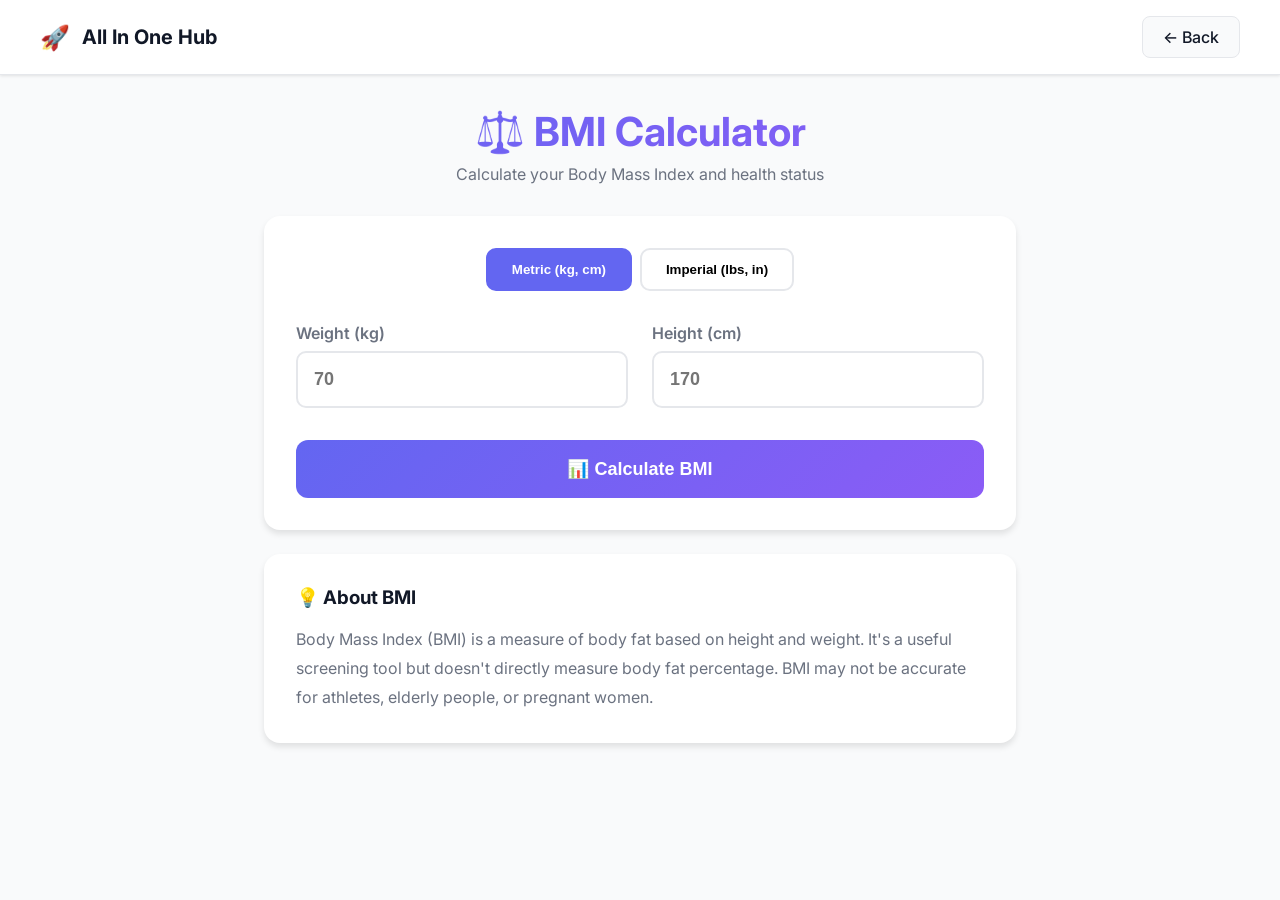
<file: tools/calculator/bmi.html>
<!DOCTYPE html>
<html lang="en">
<head>
    <meta charset="UTF-8">
    <meta name="viewport" content="width=device-width, initial-scale=1.0">
    <title>BMI Calculator - All In One Hub</title>
    <link href="https://fonts.googleapis.com/css2?family=Inter:wght@400;500;600;700&display=swap" rel="stylesheet">
    <style>
        :root {
            --primary: #6366F1;
            --success: #10B981;
            --warning: #F59E0B;
            --error: #EF4444;
            --bg: #FFFFFF;
            --surface: #F9FAFB;
            --text: #111827;
            --text-secondary: #6B7280;
            --border: #E5E7EB;
        }
        
        * { margin: 0; padding: 0; box-sizing: border-box; }
        
        body {
            font-family: 'Inter', sans-serif;
            background: var(--surface);
            color: var(--text);
        }
        
        .header {
            background: white;
            padding: 1rem 1.5rem;
            border-bottom: 1px solid var(--border);
            box-shadow: 0 1px 3px rgba(0,0,0,0.1);
        }
        
        .header-container {
            max-width: 1200px;
            margin: 0 auto;
            display: flex;
            align-items: center;
            justify-content: space-between;
        }
        
        .logo {
            display: flex;
            align-items: center;
            gap: 0.75rem;
            text-decoration: none;
            color: var(--text);
            font-weight: 700;
            font-size: 1.25rem;
        }
        
        .back-btn {
            padding: 0.625rem 1.25rem;
            background: var(--surface);
            border: 1px solid var(--border);
            border-radius: 8px;
            text-decoration: none;
            color: var(--text);
            font-weight: 500;
        }
        
        .container {
            max-width: 800px;
            margin: 2rem auto;
            padding: 0 1.5rem;
        }
        
        .page-title {
            font-size: 2.5rem;
            font-weight: 700;
            text-align: center;
            margin-bottom: 0.5rem;
            background: linear-gradient(135deg, var(--primary), #8B5CF6);
            -webkit-background-clip: text;
            -webkit-text-fill-color: transparent;
        }
        
        .page-desc {
            text-align: center;
            color: var(--text-secondary);
            margin-bottom: 2rem;
        }
        
        .card {
            background: white;
            border-radius: 16px;
            padding: 2rem;
            box-shadow: 0 4px 6px rgba(0,0,0,0.1);
            margin-bottom: 1.5rem;
        }
        
        .unit-toggle {
            display: flex;
            gap: 0.5rem;
            justify-content: center;
            margin-bottom: 2rem;
        }
        
        .unit-btn {
            padding: 0.75rem 1.5rem;
            border: 2px solid var(--border);
            background: white;
            border-radius: 10px;
            cursor: pointer;
            font-weight: 600;
            transition: all 0.3s;
        }
        
        .unit-btn.active {
            background: var(--primary);
            color: white;
            border-color: var(--primary);
        }
        
        .input-grid {
            display: grid;
            grid-template-columns: 1fr 1fr;
            gap: 1.5rem;
            margin-bottom: 2rem;
        }
        
        .input-group {
            display: flex;
            flex-direction: column;
            gap: 0.5rem;
        }
        
        .input-group label {
            font-weight: 600;
            color: var(--text-secondary);
        }
        
        .input-group input {
            padding: 1rem;
            border: 2px solid var(--border);
            border-radius: 10px;
            font-size: 1.125rem;
            font-weight: 600;
            transition: border-color 0.3s;
        }
        
        .input-group input:focus {
            outline: none;
            border-color: var(--primary);
            box-shadow: 0 0 0 3px rgba(99, 102, 241, 0.1);
        }
        
        .calculate-btn {
            width: 100%;
            padding: 1.125rem;
            border: none;
            border-radius: 12px;
            background: linear-gradient(135deg, var(--primary), #8B5CF6);
            color: white;
            font-size: 1.125rem;
            font-weight: 700;
            cursor: pointer;
            transition: all 0.3s;
        }
        
        .calculate-btn:hover {
            transform: translateY(-2px);
            box-shadow: 0 8px 20px rgba(99, 102, 241, 0.3);
        }
        
        .result-card {
            display: none;
            margin-top: 2rem;
            padding: 2rem;
            border-radius: 16px;
            text-align: center;
        }
        
        .result-card.show {
            display: block;
        }
        
        .bmi-value {
            font-size: 5rem;
            font-weight: 700;
            margin: 1rem 0;
        }
        
        .bmi-category {
            font-size: 1.5rem;
            font-weight: 600;
            margin-bottom: 1rem;
        }
        
        .bmi-description {
            color: var(--text-secondary);
            margin-bottom: 2rem;
        }
        
        .bmi-range {
            background: white;
            border-radius: 12px;
            padding: 1.5rem;
            margin-top: 1rem;
        }
        
        .range-item {
            display: flex;
            justify-content: space-between;
            align-items: center;
            padding: 0.75rem;
            border-radius: 8px;
            margin-bottom: 0.5rem;
        }
        
        .range-item.active {
            font-weight: 700;
        }
        
        .underweight { background: #DBEAFE; color: #1E40AF; }
        .normal { background: #D1FAE5; color: #065F46; }
        .overweight { background: #FEF3C7; color: #92400E; }
        .obese { background: #FEE2E2; color: #991B1B; }
        
        @media (max-width: 768px) {
            .page-title { font-size: 2rem; }
            .input-grid { grid-template-columns: 1fr; }
            .bmi-value { font-size: 3.5rem; }
        }
    </style>
</head>
<body>
    <header class="header">
        <div class="header-container">
            <a href="../../index.html" class="logo">
                <span style="font-size: 1.5rem;">🚀</span>
                All In One Hub
            </a>
            <a href="../../index.html" class="back-btn">← Back</a>
        </div>
    </header>

    <div class="container">
        <h1 class="page-title">⚖️ BMI Calculator</h1>
        <p class="page-desc">Calculate your Body Mass Index and health status</p>

        <div class="card">
            <div class="unit-toggle">
                <button class="unit-btn active" onclick="setUnit('metric')">Metric (kg, cm)</button>
                <button class="unit-btn" onclick="setUnit('imperial')">Imperial (lbs, in)</button>
            </div>

            <div class="input-grid">
                <div class="input-group">
                    <label id="weightLabel">Weight (kg)</label>
                    <input type="number" id="weightInput" placeholder="70" step="0.1">
                </div>

                <div class="input-group">
                    <label id="heightLabel">Height (cm)</label>
                    <input type="number" id="heightInput" placeholder="170" step="0.1">
                </div>
            </div>

            <button class="calculate-btn" onclick="calculateBMI()">
                📊 Calculate BMI
            </button>

            <div class="result-card" id="resultCard">
                <div style="font-size: 1rem; color: var(--text-secondary); margin-bottom: 0.5rem;">
                    Your BMI is
                </div>
                <div class="bmi-value" id="bmiValue">0.0</div>
                <div class="bmi-category" id="bmiCategory">Normal Weight</div>
                <div class="bmi-description" id="bmiDescription">
                    You have a normal body weight. Keep it up!
                </div>

                <div class="bmi-range">
                    <h3 style="margin-bottom: 1rem; color: var(--text-secondary);">BMI Categories</h3>
                    <div class="range-item underweight">
                        <span>Underweight</span>
                        <span>&lt; 18.5</span>
                    </div>
                    <div class="range-item normal">
                        <span>Normal Weight</span>
                        <span>18.5 - 24.9</span>
                    </div>
                    <div class="range-item overweight">
                        <span>Overweight</span>
                        <span>25.0 - 29.9</span>
                    </div>
                    <div class="range-item obese">
                        <span>Obese</span>
                        <span>≥ 30.0</span>
                    </div>
                </div>
            </div>
        </div>

        <div class="card">
            <h3 style="margin-bottom: 1rem;">💡 About BMI</h3>
            <p style="color: var(--text-secondary); line-height: 1.8;">
                Body Mass Index (BMI) is a measure of body fat based on height and weight. 
                It's a useful screening tool but doesn't directly measure body fat percentage. 
                BMI may not be accurate for athletes, elderly people, or pregnant women.
            </p>
        </div>
    </div>

    <script>
        let currentUnit = 'metric';
        
        function setUnit(unit) {
            currentUnit = unit;
            document.querySelectorAll('.unit-btn').forEach(btn => btn.classList.remove('active'));
            event.target.classList.add('active');
            
            const weightLabel = document.getElementById('weightLabel');
            const heightLabel = document.getElementById('heightLabel');
            const weightInput = document.getElementById('weightInput');
            const heightInput = document.getElementById('heightInput');
            
            if (unit === 'metric') {
                weightLabel.textContent = 'Weight (kg)';
                heightLabel.textContent = 'Height (cm)';
                weightInput.placeholder = '70';
                heightInput.placeholder = '170';
            } else {
                weightLabel.textContent = 'Weight (lbs)';
                heightLabel.textContent = 'Height (in)';
                weightInput.placeholder = '154';
                heightInput.placeholder = '67';
            }
            
            weightInput.value = '';
            heightInput.value = '';
        }

        function calculateBMI() {
            let weight = parseFloat(document.getElementById('weightInput').value);
            let height = parseFloat(document.getElementById('heightInput').value);
            
            if (!weight || !height || weight <= 0 || height <= 0) {
                showNotification('Please enter valid weight and height!', 'error');
                return;
            }
            
            let bmi;
            
            if (currentUnit === 'metric') {
                // BMI = weight (kg) / (height (m))^2
                bmi = weight / Math.pow(height / 100, 2);
            } else {
                // BMI = (weight (lbs) / (height (in))^2) * 703
                bmi = (weight / Math.pow(height, 2)) * 703;
            }
            
            displayResult(bmi);
        }

        function displayResult(bmi) {
            const resultCard = document.getElementById('resultCard');
            const bmiValue = document.getElementById('bmiValue');
            const bmiCategory = document.getElementById('bmiCategory');
            const bmiDescription = document.getElementById('bmiDescription');
            
            bmiValue.textContent = bmi.toFixed(1);
            
            let category, description, color;
            
            if (bmi < 18.5) {
                category = 'Underweight';
                description = 'You may need to gain weight. Consult with a healthcare provider.';
                color = '#1E40AF';
                resultCard.style.background = '#DBEAFE';
            } else if (bmi >= 18.5 && bmi < 25) {
                category = 'Normal Weight';
                description = 'You have a healthy body weight. Keep it up with a balanced diet and exercise!';
                color = '#065F46';
                resultCard.style.background = '#D1FAE5';
            } else if (bmi >= 25 && bmi < 30) {
                category = 'Overweight';
                description = 'You may need to lose some weight. Focus on healthy eating and regular exercise.';
                color = '#92400E';
                resultCard.style.background = '#FEF3C7';
            } else {
                category = 'Obese';
                description = 'Consult with a healthcare provider for a personalized weight management plan.';
                color = '#991B1B';
                resultCard.style.background = '#FEE2E2';
            }
            
            bmiCategory.textContent = category;
            bmiCategory.style.color = color;
            bmiDescription.textContent = description;
            bmiValue.style.color = color;
            
            // Highlight active category
            document.querySelectorAll('.range-item').forEach(item => {
                item.classList.remove('active');
            });
            
            if (bmi < 18.5) {
                document.querySelector('.underweight').classList.add('active');
            } else if (bmi < 25) {
                document.querySelector('.normal').classList.add('active');
            } else if (bmi < 30) {
                document.querySelector('.overweight').classList.add('active');
            } else {
                document.querySelector('.obese').classList.add('active');
            }
            
            resultCard.classList.add('show');
            resultCard.scrollIntoView({ behavior: 'smooth', block: 'nearest' });
            
            showNotification('BMI calculated!', 'success');
        }

        function showNotification(message, type = 'info') {
            const colors = { success: '#10B981', error: '#EF4444', info: '#6366F1' };
            const notification = document.createElement('div');
            notification.style.cssText = `
                position: fixed; bottom: 20px; right: 20px; z-index: 10000;
                background: ${colors[type]}; color: white;
                padding: 1rem 1.5rem; border-radius: 10px;
                box-shadow: 0 8px 16px rgba(0,0,0,0.2);
            `;
            notification.textContent = message;
            document.body.appendChild(notification);
            setTimeout(() => notification.remove(), 3000);
        }

        // Calculate on Enter
        document.addEventListener('keydown', (e) => {
            if (e.key === 'Enter') {
                calculateBMI();
            }
        });
    </script>
</body>
</html>
</file>
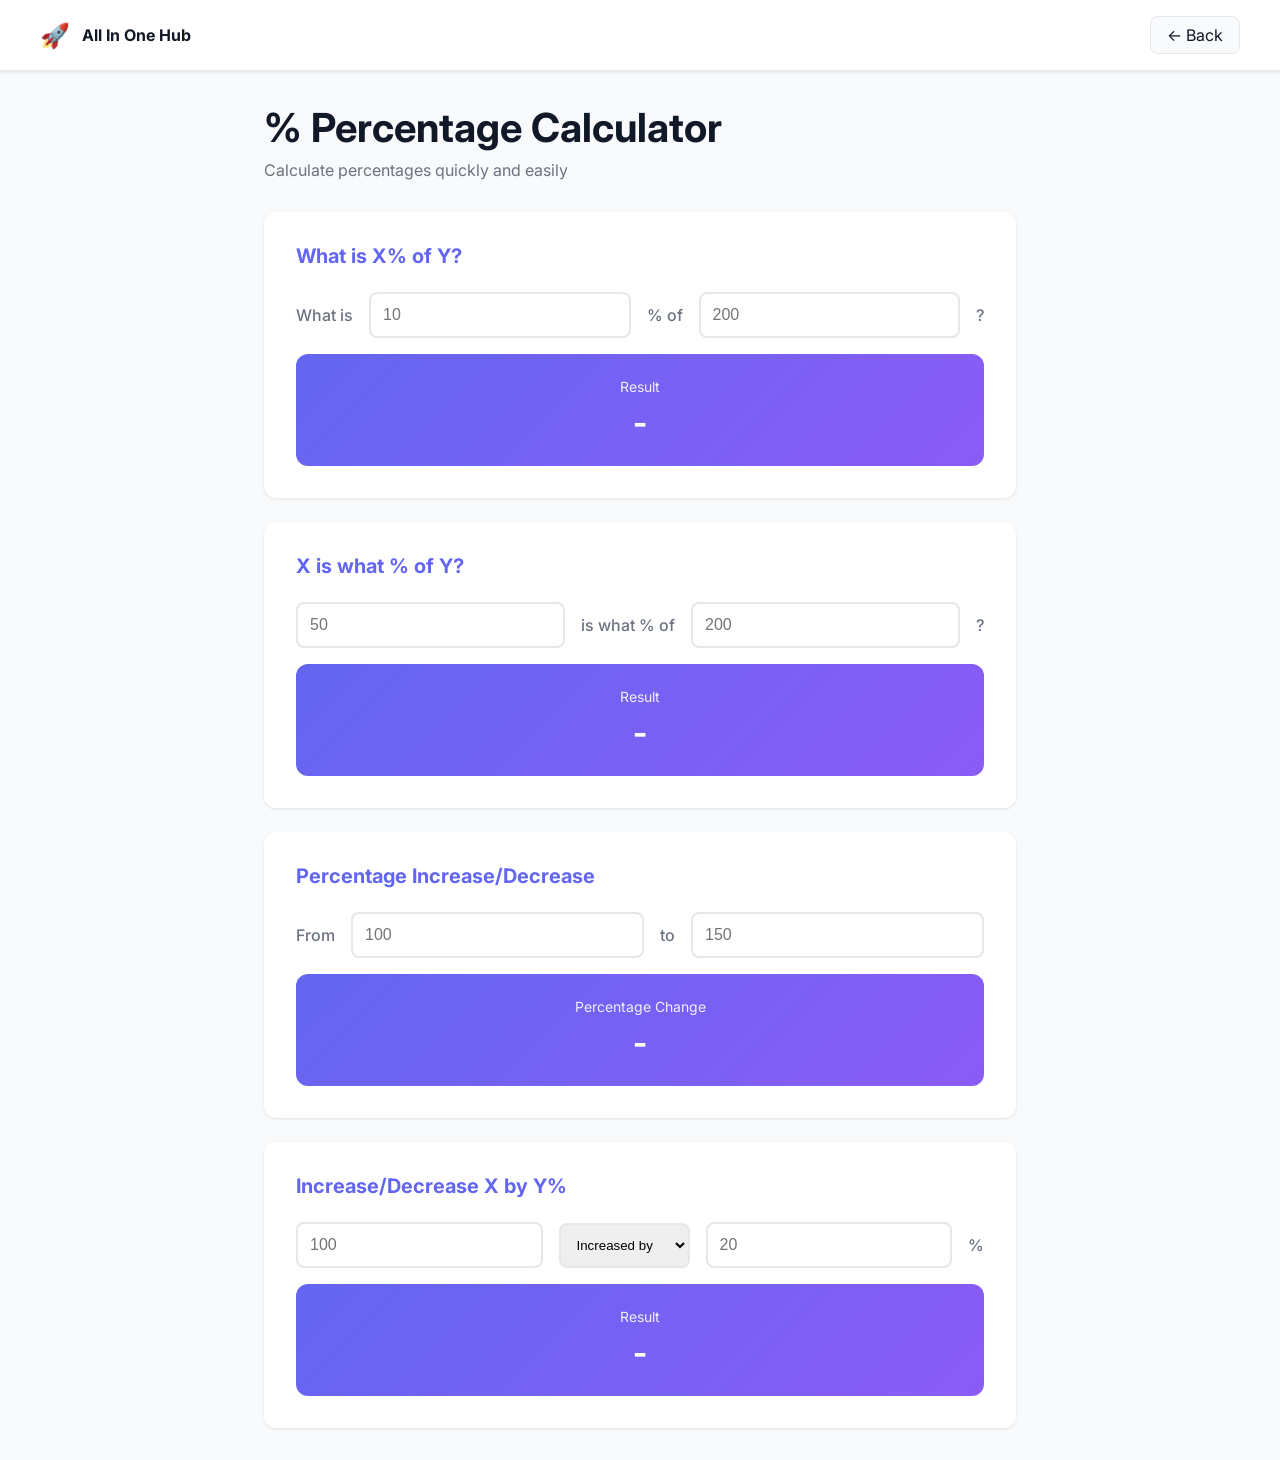
<file: tools/calculator/percentage.html>
<!DOCTYPE html>
<html lang="en">
<head>
    <meta charset="UTF-8">
    <meta name="viewport" content="width=device-width, initial-scale=1.0">
    <title>Percentage Calculator - All In One Hub</title>
    <link href="https://fonts.googleapis.com/css2?family=Inter:wght@400;500;600;700&display=swap" rel="stylesheet">
    <style>
        :root {
            --primary: #6366F1;
            --success: #10B981;
            --bg: #FFFFFF;
            --surface: #F9FAFB;
            --text: #111827;
            --text-secondary: #6B7280;
            --border: #E5E7EB;
            --shadow: rgba(0, 0, 0, 0.1);
        }
        
        * { margin: 0; padding: 0; box-sizing: border-box; }
        
        body {
            font-family: 'Inter', sans-serif;
            background: var(--surface);
            color: var(--text);
        }
        
        .header {
            background: white;
            padding: 1rem 1.5rem;
            border-bottom: 1px solid var(--border);
            box-shadow: 0 1px 3px var(--shadow);
        }
        
        .header-container {
            max-width: 1200px;
            margin: 0 auto;
            display: flex;
            align-items: center;
            justify-content: space-between;
        }
        
        .logo {
            display: flex;
            align-items: center;
            gap: 0.75rem;
            text-decoration: none;
            color: var(--text);
            font-weight: 700;
        }
        
        .back-btn {
            padding: 0.5rem 1rem;
            background: var(--surface);
            border: 1px solid var(--border);
            border-radius: 8px;
            text-decoration: none;
            color: var(--text);
        }
        
        .container {
            max-width: 800px;
            margin: 2rem auto;
            padding: 0 1.5rem;
        }
        
        .page-title {
            font-size: 2.5rem;
            font-weight: 700;
            margin-bottom: 0.5rem;
        }
        
        .page-desc {
            color: var(--text-secondary);
            margin-bottom: 2rem;
        }
        
        .calculator-grid {
            display: grid;
            gap: 1.5rem;
        }
        
        .calc-card {
            background: white;
            border-radius: 12px;
            padding: 2rem;
            box-shadow: 0 1px 3px var(--shadow);
        }
        
        .calc-card h3 {
            font-size: 1.25rem;
            margin-bottom: 1.5rem;
            color: var(--primary);
        }
        
        .calc-row {
            display: flex;
            align-items: center;
            gap: 1rem;
            margin-bottom: 1rem;
            flex-wrap: wrap;
        }
        
        .calc-row input {
            flex: 1;
            min-width: 80px;
            padding: 0.75rem;
            border: 2px solid var(--border);
            border-radius: 8px;
            font-size: 1rem;
        }
        
        .calc-row input:focus {
            outline: none;
            border-color: var(--primary);
        }
        
        .calc-row span {
            font-weight: 500;
            color: var(--text-secondary);
        }
        
        .result-box {
            background: linear-gradient(135deg, var(--primary), #8B5CF6);
            color: white;
            padding: 1.5rem;
            border-radius: 12px;
            text-align: center;
            margin-top: 1rem;
        }
        
        .result-label {
            font-size: 0.875rem;
            opacity: 0.9;
            margin-bottom: 0.5rem;
        }
        
        .result-value {
            font-size: 2rem;
            font-weight: 700;
        }

        @media (max-width: 768px) {
            .page-title { font-size: 2rem; }
        }
    </style>
</head>
<body>
    <header class="header">
        <div class="header-container">
            <a href="../../index.html" class="logo">
                <span style="font-size: 1.5rem;">🚀</span>
                <span>All In One Hub</span>
            </a>
            <a href="../../index.html" class="back-btn">← Back</a>
        </div>
    </header>

    <div class="container">
        <h1 class="page-title">% Percentage Calculator</h1>
        <p class="page-desc">Calculate percentages quickly and easily</p>

        <div class="calculator-grid">
            <!-- What is X% of Y? -->
            <div class="calc-card">
                <h3>What is X% of Y?</h3>
                <div class="calc-row">
                    <span>What is</span>
                    <input type="number" id="calc1_x" placeholder="10" oninput="calc1()">
                    <span>% of</span>
                    <input type="number" id="calc1_y" placeholder="200" oninput="calc1()">
                    <span>?</span>
                </div>
                <div class="result-box">
                    <div class="result-label">Result</div>
                    <div class="result-value" id="calc1_result">-</div>
                </div>
            </div>

            <!-- X is what % of Y? -->
            <div class="calc-card">
                <h3>X is what % of Y?</h3>
                <div class="calc-row">
                    <input type="number" id="calc2_x" placeholder="50" oninput="calc2()">
                    <span>is what % of</span>
                    <input type="number" id="calc2_y" placeholder="200" oninput="calc2()">
                    <span>?</span>
                </div>
                <div class="result-box">
                    <div class="result-label">Result</div>
                    <div class="result-value" id="calc2_result">-</div>
                </div>
            </div>

            <!-- Percentage Increase/Decrease -->
            <div class="calc-card">
                <h3>Percentage Increase/Decrease</h3>
                <div class="calc-row">
                    <span>From</span>
                    <input type="number" id="calc3_from" placeholder="100" oninput="calc3()">
                    <span>to</span>
                    <input type="number" id="calc3_to" placeholder="150" oninput="calc3()">
                </div>
                <div class="result-box">
                    <div class="result-label">Percentage Change</div>
                    <div class="result-value" id="calc3_result">-</div>
                </div>
            </div>

            <!-- Increase X by Y% -->
            <div class="calc-card">
                <h3>Increase/Decrease X by Y%</h3>
                <div class="calc-row">
                    <input type="number" id="calc4_x" placeholder="100" oninput="calc4()">
                    <select id="calc4_op" onchange="calc4()" style="padding: 0.75rem; border: 2px solid var(--border); border-radius: 8px;">
                        <option value="+">Increased by</option>
                        <option value="-">Decreased by</option>
                    </select>
                    <input type="number" id="calc4_y" placeholder="20" oninput="calc4()">
                    <span>%</span>
                </div>
                <div class="result-box">
                    <div class="result-label">Result</div>
                    <div class="result-value" id="calc4_result">-</div>
                </div>
            </div>
        </div>
    </div>

    <script>
        function calc1() {
            const x = parseFloat(document.getElementById('calc1_x').value);
            const y = parseFloat(document.getElementById('calc1_y').value);
            
            if (!isNaN(x) && !isNaN(y)) {
                const result = (x / 100) * y;
                document.getElementById('calc1_result').textContent = result.toFixed(2);
            } else {
                document.getElementById('calc1_result').textContent = '-';
            }
        }

        function calc2() {
            const x = parseFloat(document.getElementById('calc2_x').value);
            const y = parseFloat(document.getElementById('calc2_y').value);
            
            if (!isNaN(x) && !isNaN(y) && y !== 0) {
                const result = (x / y) * 100;
                document.getElementById('calc2_result').textContent = result.toFixed(2) + '%';
            } else {
                document.getElementById('calc2_result').textContent = '-';
            }
        }

        function calc3() {
            const from = parseFloat(document.getElementById('calc3_from').value);
            const to = parseFloat(document.getElementById('calc3_to').value);
            
            if (!isNaN(from) && !isNaN(to) && from !== 0) {
                const change = ((to - from) / from) * 100;
                const sign = change >= 0 ? '+' : '';
                document.getElementById('calc3_result').textContent = sign + change.toFixed(2) + '%';
            } else {
                document.getElementById('calc3_result').textContent = '-';
            }
        }

        function calc4() {
            const x = parseFloat(document.getElementById('calc4_x').value);
            const y = parseFloat(document.getElementById('calc4_y').value);
            const op = document.getElementById('calc4_op').value;
            
            if (!isNaN(x) && !isNaN(y)) {
                const percentValue = (y / 100) * x;
                const result = op === '+' ? x + percentValue : x - percentValue;
                document.getElementById('calc4_result').textContent = result.toFixed(2);
            } else {
                document.getElementById('calc4_result').textContent = '-';
            }
        }
    </script>
</body>
</html>
</file>
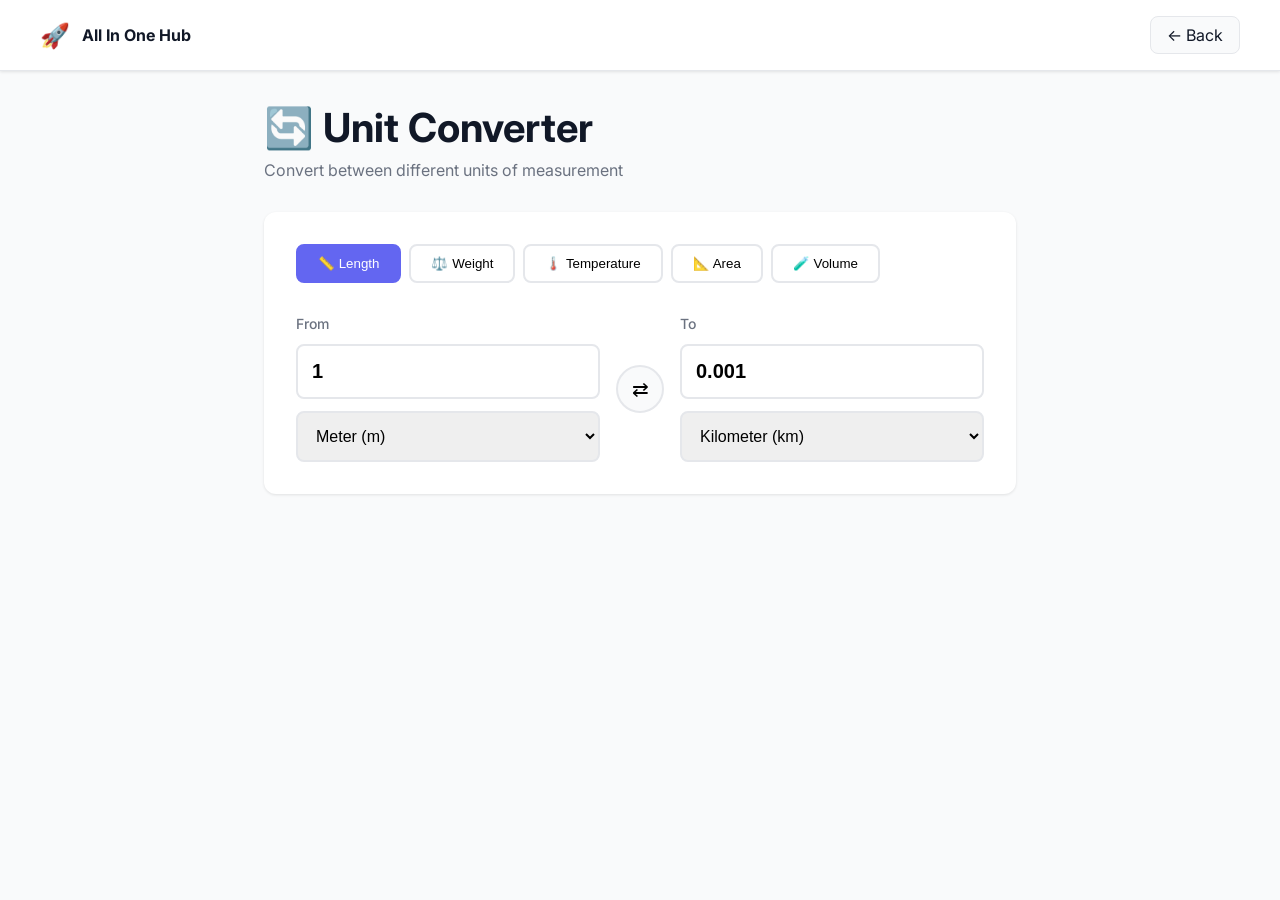
<file: tools/converter/unit-converter.html>
<!DOCTYPE html>
<html lang="en">
<head>
    <meta charset="UTF-8">
    <meta name="viewport" content="width=device-width, initial-scale=1.0">
    <title>Unit Converter - All In One Hub</title>
    <link href="https://fonts.googleapis.com/css2?family=Inter:wght@400;500;600;700&display=swap" rel="stylesheet">
    <style>
        :root {
            --primary: #6366F1;
            --bg: #FFFFFF;
            --surface: #F9FAFB;
            --text: #111827;
            --text-secondary: #6B7280;
            --border: #E5E7EB;
            --shadow: rgba(0, 0, 0, 0.1);
        }
        
        * { margin: 0; padding: 0; box-sizing: border-box; }
        
        body {
            font-family: 'Inter', sans-serif;
            background: var(--surface);
            color: var(--text);
        }
        
        .header {
            background: white;
            padding: 1rem 1.5rem;
            border-bottom: 1px solid var(--border);
            box-shadow: 0 1px 3px var(--shadow);
        }
        
        .header-container {
            max-width: 1200px;
            margin: 0 auto;
            display: flex;
            align-items: center;
            justify-content: space-between;
        }
        
        .logo {
            display: flex;
            align-items: center;
            gap: 0.75rem;
            text-decoration: none;
            color: var(--text);
            font-weight: 700;
        }
        
        .back-btn {
            padding: 0.5rem 1rem;
            background: var(--surface);
            border: 1px solid var(--border);
            border-radius: 8px;
            text-decoration: none;
            color: var(--text);
        }
        
        .container {
            max-width: 800px;
            margin: 2rem auto;
            padding: 0 1.5rem;
        }
        
        .page-title {
            font-size: 2.5rem;
            font-weight: 700;
            margin-bottom: 0.5rem;
        }
        
        .page-desc {
            color: var(--text-secondary);
            margin-bottom: 2rem;
        }
        
        .card {
            background: white;
            border-radius: 12px;
            padding: 2rem;
            box-shadow: 0 1px 3px var(--shadow);
        }
        
        .category-tabs {
            display: flex;
            gap: 0.5rem;
            margin-bottom: 2rem;
            flex-wrap: wrap;
        }
        
        .category-tab {
            padding: 0.625rem 1.25rem;
            border: 2px solid var(--border);
            border-radius: 8px;
            background: white;
            cursor: pointer;
            transition: all 0.3s;
            font-weight: 500;
        }
        
        .category-tab.active {
            background: var(--primary);
            color: white;
            border-color: var(--primary);
        }
        
        .converter-section {
            display: grid;
            grid-template-columns: 1fr auto 1fr;
            gap: 1rem;
            align-items: center;
        }
        
        .converter-box {
            display: flex;
            flex-direction: column;
            gap: 0.75rem;
        }
        
        .converter-box label {
            font-weight: 500;
            font-size: 0.875rem;
            color: var(--text-secondary);
        }
        
        .converter-box input,
        .converter-box select {
            padding: 0.875rem;
            border: 2px solid var(--border);
            border-radius: 8px;
            font-size: 1rem;
        }
        
        .converter-box input:focus,
        .converter-box select:focus {
            outline: none;
            border-color: var(--primary);
        }
        
        .converter-box input {
            font-size: 1.25rem;
            font-weight: 600;
        }
        
        .swap-btn {
            background: var(--surface);
            border: 2px solid var(--border);
            border-radius: 50%;
            width: 48px;
            height: 48px;
            display: flex;
            align-items: center;
            justify-content: center;
            cursor: pointer;
            font-size: 1.25rem;
            transition: all 0.3s;
        }
        
        .swap-btn:hover {
            background: var(--primary);
            color: white;
            border-color: var(--primary);
            transform: rotate(180deg);
        }

        @media (max-width: 768px) {
            .page-title { font-size: 2rem; }
            .converter-section {
                grid-template-columns: 1fr;
            }
            .swap-btn {
                transform: rotate(90deg);
            }
        }
    </style>
</head>
<body>
    <header class="header">
        <div class="header-container">
            <a href="../../index.html" class="logo">
                <span style="font-size: 1.5rem;">🚀</span>
                <span>All In One Hub</span>
            </a>
            <a href="../../index.html" class="back-btn">← Back</a>
        </div>
    </header>

    <div class="container">
        <h1 class="page-title">🔄 Unit Converter</h1>
        <p class="page-desc">Convert between different units of measurement</p>

        <div class="card">
            <div class="category-tabs">
                <button class="category-tab active" onclick="switchCategory('length')">📏 Length</button>
                <button class="category-tab" onclick="switchCategory('weight')">⚖️ Weight</button>
                <button class="category-tab" onclick="switchCategory('temperature')">🌡️ Temperature</button>
                <button class="category-tab" onclick="switchCategory('area')">📐 Area</button>
                <button class="category-tab" onclick="switchCategory('volume')">🧪 Volume</button>
            </div>

            <div class="converter-section">
                <div class="converter-box">
                    <label>From</label>
                    <input type="number" id="fromValue" placeholder="0" oninput="convert()" value="1">
                    <select id="fromUnit" onchange="convert()"></select>
                </div>

                <button class="swap-btn" onclick="swapUnits()">⇄</button>

                <div class="converter-box">
                    <label>To</label>
                    <input type="number" id="toValue" placeholder="0" readonly>
                    <select id="toUnit" onchange="convert()"></select>
                </div>
            </div>
        </div>
    </div>

    <script>
        const units = {
            length: {
                'Meter (m)': 1,
                'Kilometer (km)': 0.001,
                'Centimeter (cm)': 100,
                'Millimeter (mm)': 1000,
                'Mile (mi)': 0.000621371,
                'Yard (yd)': 1.09361,
                'Foot (ft)': 3.28084,
                'Inch (in)': 39.3701
            },
            weight: {
                'Kilogram (kg)': 1,
                'Gram (g)': 1000,
                'Milligram (mg)': 1000000,
                'Pound (lb)': 2.20462,
                'Ounce (oz)': 35.274,
                'Ton (t)': 0.001
            },
            temperature: {
                'Celsius (°C)': 'c',
                'Fahrenheit (°F)': 'f',
                'Kelvin (K)': 'k'
            },
            area: {
                'Square Meter (m²)': 1,
                'Square Kilometer (km²)': 0.000001,
                'Square Centimeter (cm²)': 10000,
                'Square Mile (mi²)': 3.861e-7,
                'Square Yard (yd²)': 1.19599,
                'Square Foot (ft²)': 10.7639,
                'Acre': 0.000247105,
                'Hectare': 0.0001
            },
            volume: {
                'Liter (L)': 1,
                'Milliliter (mL)': 1000,
                'Cubic Meter (m³)': 0.001,
                'Gallon (gal)': 0.264172,
                'Quart (qt)': 1.05669,
                'Pint (pt)': 2.11338,
                'Cup': 4.22675,
                'Fluid Ounce (fl oz)': 33.814
            }
        };

        let currentCategory = 'length';

        function switchCategory(category) {
            currentCategory = category;
            
            // Update active tab
            document.querySelectorAll('.category-tab').forEach(tab => tab.classList.remove('active'));
            event.target.classList.add('active');
            
            loadUnits();
            convert();
        }

        function loadUnits() {
            const fromUnit = document.getElementById('fromUnit');
            const toUnit = document.getElementById('toUnit');
            
            const unitList = Object.keys(units[currentCategory]);
            
            fromUnit.innerHTML = '';
            toUnit.innerHTML = '';
            
            unitList.forEach(unit => {
                fromUnit.innerHTML += `<option value="${unit}">${unit}</option>`;
                toUnit.innerHTML += `<option value="${unit}">${unit}</option>`;
            });
            
            if (unitList.length > 1) {
                toUnit.selectedIndex = 1;
            }
        }

        function convert() {
            const fromValue = parseFloat(document.getElementById('fromValue').value) || 0;
            const fromUnit = document.getElementById('fromUnit').value;
            const toUnit = document.getElementById('toUnit').value;
            
            let result;
            
            if (currentCategory === 'temperature') {
                result = convertTemperature(fromValue, fromUnit, toUnit);
            } else {
                const fromFactor = units[currentCategory][fromUnit];
                const toFactor = units[currentCategory][toUnit];
                result = fromValue * (toFactor / fromFactor);
            }
            
            document.getElementById('toValue').value = result.toFixed(6).replace(/\.?0+$/, '');
        }

        function convertTemperature(value, from, to) {
            const fromType = units.temperature[from];
            const toType = units.temperature[to];
            
            // Convert to Celsius first
            let celsius;
            if (fromType === 'c') celsius = value;
            else if (fromType === 'f') celsius = (value - 32) * 5/9;
            else if (fromType === 'k') celsius = value - 273.15;
            
            // Convert from Celsius to target
            if (toType === 'c') return celsius;
            else if (toType === 'f') return celsius * 9/5 + 32;
            else if (toType === 'k') return celsius + 273.15;
        }

        function swapUnits() {
            const fromUnit = document.getElementById('fromUnit');
            const toUnit = document.getElementById('toUnit');
            const fromValue = document.getElementById('fromValue');
            const toValue = document.getElementById('toValue');
            
            // Swap unit selections
            const temp = fromUnit.selectedIndex;
            fromUnit.selectedIndex = toUnit.selectedIndex;
            toUnit.selectedIndex = temp;
            
            // Swap values
            fromValue.value = toValue.value;
            
            convert();
        }

        // Initialize
        loadUnits();
        convert();
    </script>
</body>
</html>
</file>
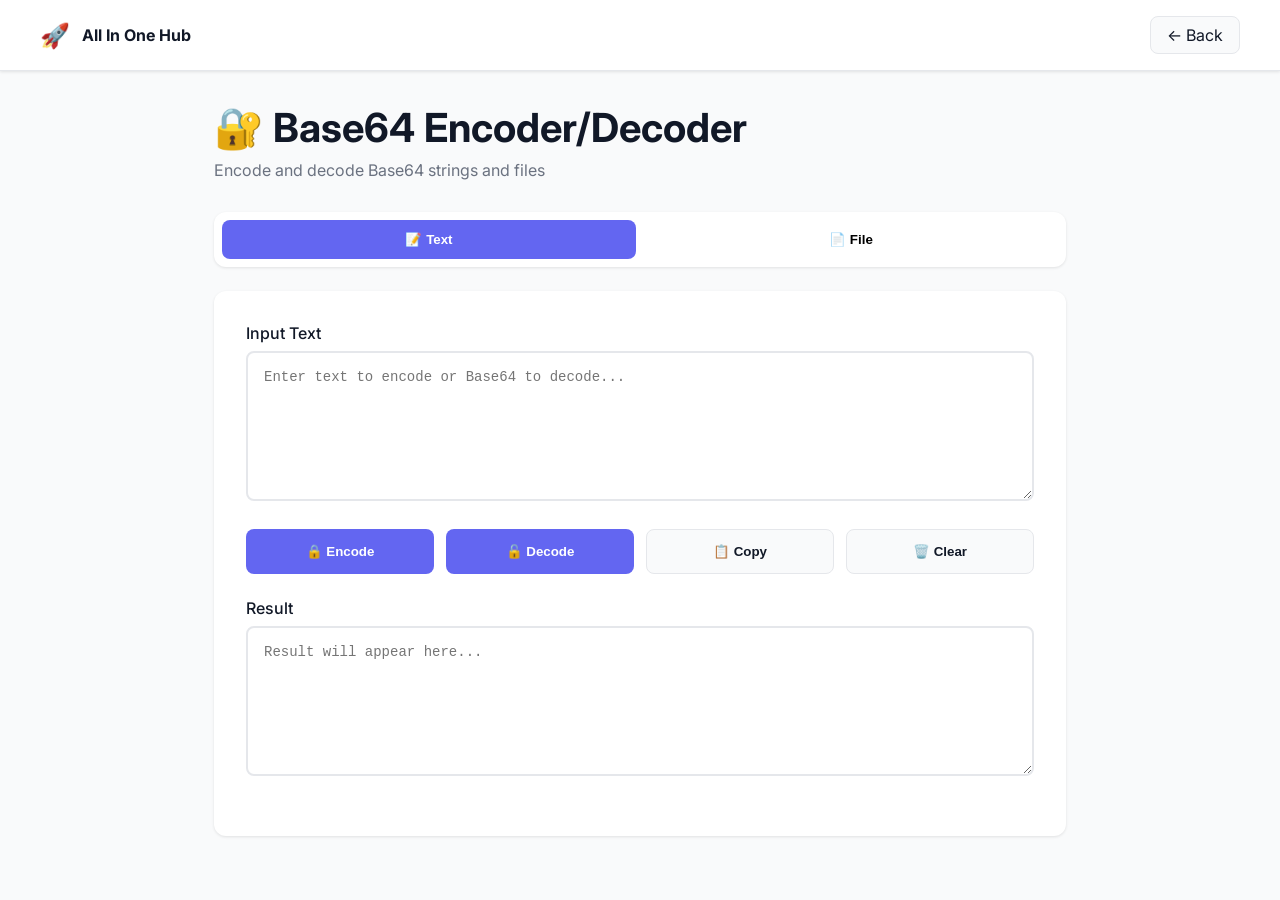
<file: tools/developer/base64.html>
<!DOCTYPE html>
<html lang="en">
<head>
    <meta charset="UTF-8">
    <meta name="viewport" content="width=device-width, initial-scale=1.0">
    <title>Base64 Encoder/Decoder - All In One Hub</title>
    <link href="https://fonts.googleapis.com/css2?family=Inter:wght@400;500;600;700&display=swap" rel="stylesheet">
    <style>
        :root {
            --primary: #6366F1;
            --success: #10B981;
            --bg: #FFFFFF;
            --surface: #F9FAFB;
            --text: #111827;
            --text-secondary: #6B7280;
            --border: #E5E7EB;
            --shadow: rgba(0, 0, 0, 0.1);
        }
        
        * { margin: 0; padding: 0; box-sizing: border-box; }
        
        body {
            font-family: 'Inter', sans-serif;
            background: var(--surface);
            color: var(--text);
        }
        
        .header {
            background: white;
            padding: 1rem 1.5rem;
            border-bottom: 1px solid var(--border);
            box-shadow: 0 1px 3px var(--shadow);
        }
        
        .header-container {
            max-width: 1200px;
            margin: 0 auto;
            display: flex;
            align-items: center;
            justify-content: space-between;
        }
        
        .logo {
            display: flex;
            align-items: center;
            gap: 0.75rem;
            text-decoration: none;
            color: var(--text);
            font-weight: 700;
        }
        
        .back-btn {
            padding: 0.5rem 1rem;
            background: var(--surface);
            border: 1px solid var(--border);
            border-radius: 8px;
            text-decoration: none;
            color: var(--text);
        }
        
        .container {
            max-width: 900px;
            margin: 2rem auto;
            padding: 0 1.5rem;
        }
        
        .page-title {
            font-size: 2.5rem;
            font-weight: 700;
            margin-bottom: 0.5rem;
        }
        
        .page-desc {
            color: var(--text-secondary);
            margin-bottom: 2rem;
        }
        
        .tabs {
            display: flex;
            gap: 0.5rem;
            margin-bottom: 1.5rem;
            background: white;
            padding: 0.5rem;
            border-radius: 12px;
            box-shadow: 0 1px 3px var(--shadow);
        }
        
        .tab {
            flex: 1;
            padding: 0.75rem;
            border: none;
            background: transparent;
            border-radius: 8px;
            cursor: pointer;
            font-weight: 600;
            transition: all 0.3s;
        }
        
        .tab.active {
            background: var(--primary);
            color: white;
        }
        
        .tab-content {
            display: none;
        }
        
        .tab-content.active {
            display: block;
        }
        
        .card {
            background: white;
            border-radius: 12px;
            padding: 2rem;
            box-shadow: 0 1px 3px var(--shadow);
            margin-bottom: 1.5rem;
        }
        
        .form-group {
            margin-bottom: 1.5rem;
        }
        
        .form-group label {
            display: block;
            font-weight: 500;
            margin-bottom: 0.5rem;
        }
        
        .form-group textarea {
            width: 100%;
            min-height: 150px;
            padding: 1rem;
            border: 2px solid var(--border);
            border-radius: 8px;
            font-family: 'Courier New', monospace;
            font-size: 0.875rem;
            resize: vertical;
        }
        
        .form-group textarea:focus {
            outline: none;
            border-color: var(--primary);
        }
        
        .upload-area {
            border: 2px dashed var(--border);
            border-radius: 8px;
            padding: 2rem;
            text-align: center;
            cursor: pointer;
            transition: all 0.3s;
        }
        
        .upload-area:hover {
            border-color: var(--primary);
            background: var(--surface);
        }
        
        .file-input {
            display: none;
        }
        
        .btn-group {
            display: grid;
            grid-template-columns: repeat(auto-fit, minmax(150px, 1fr));
            gap: 0.75rem;
        }
        
        .btn {
            padding: 0.875rem 1.5rem;
            border: none;
            border-radius: 8px;
            font-weight: 600;
            cursor: pointer;
            transition: all 0.3s;
        }
        
        .btn-primary {
            background: var(--primary);
            color: white;
        }
        
        .btn-primary:hover {
            background: #5558E3;
        }
        
        .btn-secondary {
            background: var(--surface);
            color: var(--text);
            border: 1px solid var(--border);
        }
        
        .btn-secondary:hover {
            background: var(--border);
        }

        @media (max-width: 768px) {
            .page-title { font-size: 2rem; }
            .tabs { flex-direction: column; }
        }
    </style>
</head>
<body>
    <header class="header">
        <div class="header-container">
            <a href="../../index.html" class="logo">
                <span style="font-size: 1.5rem;">🚀</span>
                <span>All In One Hub</span>
            </a>
            <a href="../../index.html" class="back-btn">← Back</a>
        </div>
    </header>

    <div class="container">
        <h1 class="page-title">🔐 Base64 Encoder/Decoder</h1>
        <p class="page-desc">Encode and decode Base64 strings and files</p>

        <div class="tabs">
            <button class="tab active" onclick="switchTab('text')">📝 Text</button>
            <button class="tab" onclick="switchTab('file')">📄 File</button>
        </div>

        <!-- Text Tab -->
        <div id="text-tab" class="tab-content active">
            <div class="card">
                <div class="form-group">
                    <label>Input Text</label>
                    <textarea id="textInput" placeholder="Enter text to encode or Base64 to decode..."></textarea>
                </div>

                <div class="btn-group">
                    <button class="btn btn-primary" onclick="encodeText()">🔒 Encode</button>
                    <button class="btn btn-primary" onclick="decodeText()">🔓 Decode</button>
                    <button class="btn btn-secondary" onclick="copyResult()">📋 Copy</button>
                    <button class="btn btn-secondary" onclick="clearText()">🗑️ Clear</button>
                </div>

                <div class="form-group" style="margin-top: 1.5rem;">
                    <label>Result</label>
                    <textarea id="textOutput" placeholder="Result will appear here..." readonly></textarea>
                </div>
            </div>
        </div>

        <!-- File Tab -->
        <div id="file-tab" class="tab-content">
            <div class="card">
                <h3 style="margin-bottom: 1rem;">File to Base64</h3>
                
                <div class="upload-area" onclick="document.getElementById('fileInput').click()">
                    <div style="font-size: 3rem; margin-bottom: 0.5rem;">📤</div>
                    <div>Click to upload file</div>
                    <div style="color: var(--text-secondary); font-size: 0.875rem; margin-top: 0.5rem;">
                        Any file type (Max 5MB)
                    </div>
                </div>
                <input type="file" id="fileInput" class="file-input">

                <div class="form-group" style="margin-top: 1.5rem;">
                    <label>Base64 Output</label>
                    <textarea id="fileOutput" placeholder="Base64 encoded file will appear here..." readonly></textarea>
                </div>

                <div class="btn-group">
                    <button class="btn btn-secondary" onclick="copyFileResult()">📋 Copy</button>
                    <button class="btn btn-secondary" onclick="downloadBase64()">💾 Download as .txt</button>
                </div>

                <hr style="margin: 2rem 0; border: none; border-top: 1px solid var(--border);">

                <h3 style="margin-bottom: 1rem;">Base64 to File</h3>
                
                <div class="form-group">
                    <label>Base64 String</label>
                    <textarea id="base64Input" placeholder="Paste Base64 string here..."></textarea>
                </div>

                <div class="form-group">
                    <label>File Name</label>
                    <input type="text" id="fileName" placeholder="output.jpg" style="width: 100%; padding: 0.75rem; border: 2px solid var(--border); border-radius: 8px;">
                </div>

                <button class="btn btn-primary" style="width: 100%;" onclick="decodeFile()">💾 Download File</button>
            </div>
        </div>
    </div>

    <script>
        let currentTab = 'text';

        function switchTab(tab) {
            currentTab = tab;
            
            document.querySelectorAll('.tab').forEach(t => t.classList.remove('active'));
            event.target.classList.add('active');
            
            document.querySelectorAll('.tab-content').forEach(c => c.classList.remove('active'));
            document.getElementById(tab + '-tab').classList.add('active');
        }

        // Text Encoding/Decoding
        function encodeText() {
            const input = document.getElementById('textInput').value;
            if (!input) {
                showNotification('Please enter text to encode!', 'error');
                return;
            }

            try {
                const encoded = btoa(unescape(encodeURIComponent(input)));
                document.getElementById('textOutput').value = encoded;
                showNotification('Text encoded successfully!', 'success');
            } catch (error) {
                showNotification('Error encoding text!', 'error');
            }
        }

        function decodeText() {
            const input = document.getElementById('textInput').value;
            if (!input) {
                showNotification('Please enter Base64 to decode!', 'error');
                return;
            }

            try {
                const decoded = decodeURIComponent(escape(atob(input)));
                document.getElementById('textOutput').value = decoded;
                showNotification('Text decoded successfully!', 'success');
            } catch (error) {
                showNotification('Invalid Base64 string!', 'error');
            }
        }

        function copyResult() {
            const output = document.getElementById('textOutput').value;
            if (!output) {
                showNotification('Nothing to copy!', 'error');
                return;
            }

            navigator.clipboard.writeText(output).then(() => {
                showNotification('Copied to clipboard!', 'success');
            });
        }

        function clearText() {
            document.getElementById('textInput').value = '';
            document.getElementById('textOutput').value = '';
            showNotification('Cleared!', 'info');
        }

        // File Encoding
        document.getElementById('fileInput').addEventListener('change', (e) => {
            const file = e.target.files[0];
            if (!file) return;

            if (file.size > 5 * 1024 * 1024) {
                showNotification('File size exceeds 5MB!', 'error');
                return;
            }

            const reader = new FileReader();
            reader.onload = (event) => {
                const base64 = event.target.result;
                document.getElementById('fileOutput').value = base64;
                showNotification('File encoded to Base64!', 'success');
            };
            reader.readAsDataURL(file);
        });

        function copyFileResult() {
            const output = document.getElementById('fileOutput').value;
            if (!output) {
                showNotification('Nothing to copy!', 'error');
                return;
            }

            navigator.clipboard.writeText(output).then(() => {
                showNotification('Copied to clipboard!', 'success');
            });
        }

        function downloadBase64() {
            const output = document.getElementById('fileOutput').value;
            if (!output) {
                showNotification('Nothing to download!', 'error');
                return;
            }

            const blob = new Blob([output], { type: 'text/plain' });
            const url = URL.createObjectURL(blob);
            const a = document.createElement('a');
            a.href = url;
            a.download = 'base64.txt';
            a.click();
            URL.revokeObjectURL(url);
            showNotification('Downloaded!', 'success');
        }

        // File Decoding
        function decodeFile() {
            const base64Input = document.getElementById('base64Input').value;
            const fileName = document.getElementById('fileName').value || 'output.bin';

            if (!base64Input) {
                showNotification('Please enter Base64 string!', 'error');
                return;
            }

            try {
                const base64Data = base64Input.includes(',') ? base64Input.split(',')[1] : base64Input;
                const byteCharacters = atob(base64Data);
                const byteNumbers = new Array(byteCharacters.length);
                
                for (let i = 0; i < byteCharacters.length; i++) {
                    byteNumbers[i] = byteCharacters.charCodeAt(i);
                }
                
                const byteArray = new Uint8Array(byteNumbers);
                const blob = new Blob([byteArray]);
                
                const url = URL.createObjectURL(blob);
                const a = document.createElement('a');
                a.href = url;
                a.download = fileName;
                a.click();
                URL.revokeObjectURL(url);
                
                showNotification('File downloaded!', 'success');
            } catch (error) {
                showNotification('Invalid Base64 string!', 'error');
            }
        }

        function showNotification(message, type = 'info') {
            const colors = { success: '#10B981', error: '#EF4444', info: '#6366F1' };
            const notification = document.createElement('div');
            notification.style.cssText = `
                position: fixed; bottom: 20px; right: 20px;
                background: ${colors[type]}; color: white;
                padding: 1rem 1.5rem; border-radius: 8px;
                box-shadow: 0 4px 12px rgba(0,0,0,0.15); z-index: 10000;
            `;
            notification.textContent = message;
            document.body.appendChild(notification);
            setTimeout(() => notification.remove(), 3000);
        }
    </script>
</body>
</html>
</file>
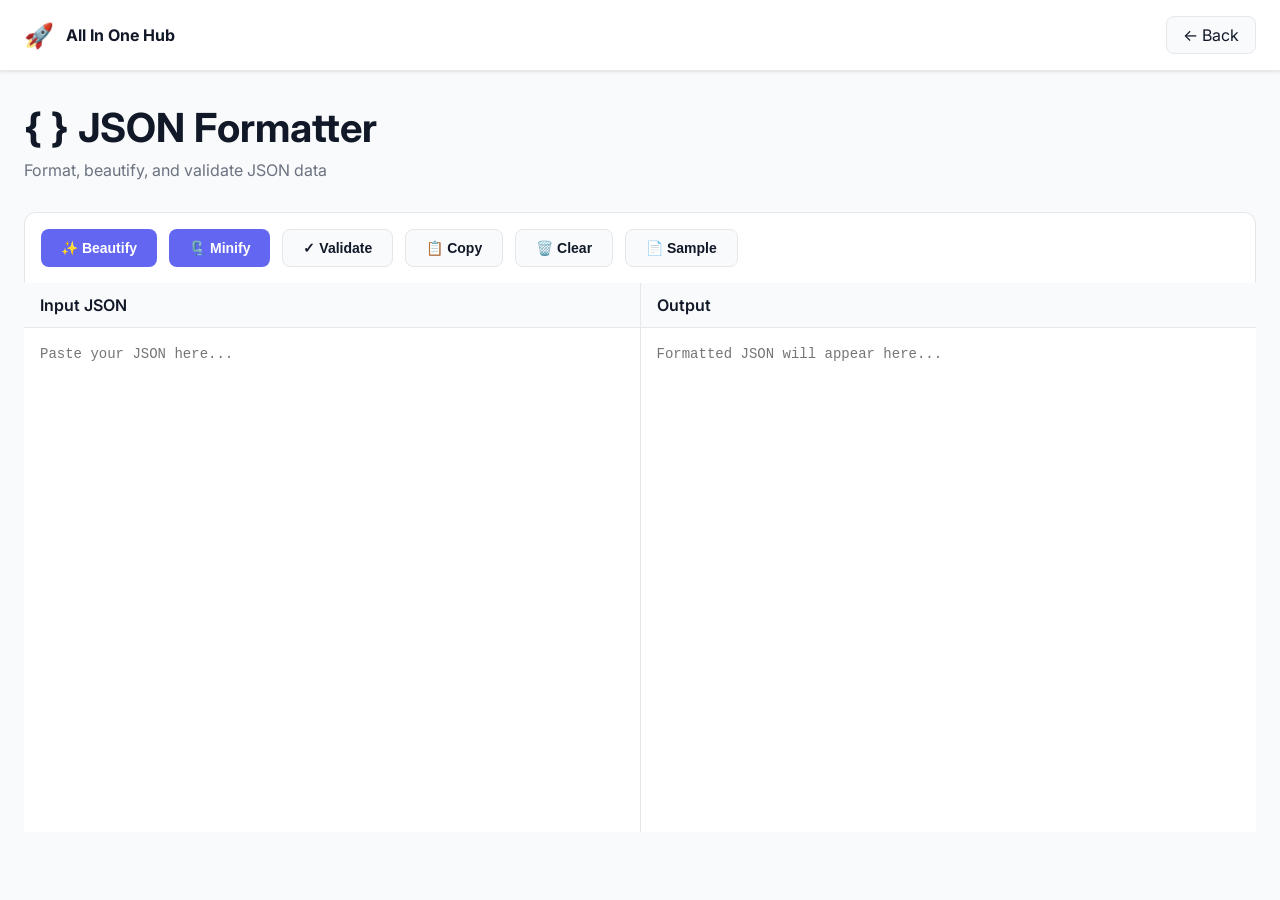
<file: tools/developer/json-formatter.html>
<!DOCTYPE html>
<html lang="en">
<head>
    <meta charset="UTF-8">
    <meta name="viewport" content="width=device-width, initial-scale=1.0">
    <title>JSON Formatter - All In One Hub</title>
    <link href="https://fonts.googleapis.com/css2?family=Inter:wght@400;500;600;700&display=swap" rel="stylesheet">
    <style>
        :root {
            --primary: #6366F1;
            --success: #10B981;
            --error: #EF4444;
            --bg: #FFFFFF;
            --surface: #F9FAFB;
            --text: #111827;
            --text-secondary: #6B7280;
            --border: #E5E7EB;
            --shadow: rgba(0, 0, 0, 0.1);
        }
        
        * { margin: 0; padding: 0; box-sizing: border-box; }
        
        body {
            font-family: 'Inter', sans-serif;
            background: var(--surface);
            color: var(--text);
        }
        
        .header {
            background: white;
            padding: 1rem 1.5rem;
            border-bottom: 1px solid var(--border);
            box-shadow: 0 1px 3px var(--shadow);
        }
        
        .header-container {
            max-width: 1400px;
            margin: 0 auto;
            display: flex;
            align-items: center;
            justify-content: space-between;
        }
        
        .logo {
            display: flex;
            align-items: center;
            gap: 0.75rem;
            text-decoration: none;
            color: var(--text);
            font-weight: 700;
        }
        
        .back-btn {
            padding: 0.5rem 1rem;
            background: var(--surface);
            border: 1px solid var(--border);
            border-radius: 8px;
            text-decoration: none;
            color: var(--text);
        }
        
        .container {
            max-width: 1400px;
            margin: 2rem auto;
            padding: 0 1.5rem;
        }
        
        .page-title {
            font-size: 2.5rem;
            font-weight: 700;
            margin-bottom: 0.5rem;
        }
        
        .page-desc {
            color: var(--text-secondary);
            margin-bottom: 2rem;
        }
        
        .toolbar {
            background: white;
            padding: 1rem;
            border-radius: 12px 12px 0 0;
            border: 1px solid var(--border);
            border-bottom: none;
            display: flex;
            gap: 0.75rem;
            flex-wrap: wrap;
        }
        
        .btn {
            padding: 0.625rem 1.25rem;
            border: none;
            border-radius: 8px;
            font-weight: 600;
            cursor: pointer;
            transition: all 0.3s;
            font-size: 0.875rem;
        }
        
        .btn-primary {
            background: var(--primary);
            color: white;
        }
        
        .btn-primary:hover {
            background: #5558E3;
        }
        
        .btn-secondary {
            background: var(--surface);
            color: var(--text);
            border: 1px solid var(--border);
        }
        
        .btn-secondary:hover {
            background: var(--border);
        }
        
        .editor-container {
            display: grid;
            grid-template-columns: 1fr 1fr;
            gap: 1px;
            background: var(--border);
        }
        
        .editor-panel {
            background: white;
            display: flex;
            flex-direction: column;
        }
        
        .panel-header {
            background: var(--surface);
            padding: 0.75rem 1rem;
            border-bottom: 1px solid var(--border);
            font-weight: 600;
            display: flex;
            align-items: center;
            justify-content: space-between;
        }
        
        .status-badge {
            padding: 0.25rem 0.75rem;
            border-radius: 12px;
            font-size: 0.75rem;
            font-weight: 600;
        }
        
        .status-valid {
            background: #D1FAE5;
            color: #065F46;
        }
        
        .status-invalid {
            background: #FEE2E2;
            color: #991B1B;
        }
        
        .editor-wrapper {
            position: relative;
            flex: 1;
        }
        
        .editor {
            width: 100%;
            height: 500px;
            padding: 1rem;
            border: none;
            font-family: 'Courier New', monospace;
            font-size: 0.875rem;
            resize: none;
            line-height: 1.5;
        }
        
        .editor:focus {
            outline: none;
        }
        
        .line-numbers {
            position: absolute;
            left: 0;
            top: 0;
            padding: 1rem 0.5rem;
            background: var(--surface);
            color: var(--text-secondary);
            font-family: 'Courier New', monospace;
            font-size: 0.875rem;
            line-height: 1.5;
            text-align: right;
            user-select: none;
            border-right: 1px solid var(--border);
        }
        
        .error-message {
            background: #FEE2E2;
            color: #991B1B;
            padding: 1rem;
            border-top: 1px solid var(--border);
            font-size: 0.875rem;
            display: none;
        }
        
        .error-message.show {
            display: block;
        }

        @media (max-width: 968px) {
            .editor-container {
                grid-template-columns: 1fr;
            }
            
            .page-title {
                font-size: 2rem;
            }
        }
    </style>
</head>
<body>
    <header class="header">
        <div class="header-container">
            <a href="../../index.html" class="logo">
                <span style="font-size: 1.5rem;">🚀</span>
                <span>All In One Hub</span>
            </a>
            <a href="../../index.html" class="back-btn">← Back</a>
        </div>
    </header>

    <div class="container">
        <h1 class="page-title">{ } JSON Formatter</h1>
        <p class="page-desc">Format, beautify, and validate JSON data</p>

        <div class="toolbar">
            <button class="btn btn-primary" onclick="formatJSON()">✨ Beautify</button>
            <button class="btn btn-primary" onclick="minifyJSON()">🗜️ Minify</button>
            <button class="btn btn-secondary" onclick="validateJSON()">✓ Validate</button>
            <button class="btn btn-secondary" onclick="copyOutput()">📋 Copy</button>
            <button class="btn btn-secondary" onclick="clearAll()">🗑️ Clear</button>
            <button class="btn btn-secondary" onclick="loadSample()">📄 Sample</button>
        </div>

        <div class="editor-container">
            <div class="editor-panel">
                <div class="panel-header">
                    Input JSON
                </div>
                <div class="editor-wrapper">
                    <textarea class="editor" id="inputJSON" placeholder='Paste your JSON here...'></textarea>
                </div>
            </div>

            <div class="editor-panel">
                <div class="panel-header">
                    Output
                    <span class="status-badge" id="statusBadge" style="display: none;">Valid</span>
                </div>
                <div class="editor-wrapper">
                    <textarea class="editor" id="outputJSON" placeholder='Formatted JSON will appear here...' readonly></textarea>
                </div>
                <div class="error-message" id="errorMessage"></div>
            </div>
        </div>
    </div>

    <script>
        const inputJSON = document.getElementById('inputJSON');
        const outputJSON = document.getElementById('outputJSON');
        const statusBadge = document.getElementById('statusBadge');
        const errorMessage = document.getElementById('errorMessage');

        function formatJSON() {
            const input = inputJSON.value.trim();
            
            if (!input) {
                showNotification('Please enter JSON data!', 'error');
                return;
            }

            try {
                const parsed = JSON.parse(input);
                const formatted = JSON.stringify(parsed, null, 2);
                outputJSON.value = formatted;
                showValid();
                showNotification('JSON formatted successfully!', 'success');
            } catch (error) {
                showInvalid(error.message);
                showNotification('Invalid JSON!', 'error');
            }
        }

        function minifyJSON() {
            const input = inputJSON.value.trim();
            
            if (!input) {
                showNotification('Please enter JSON data!', 'error');
                return;
            }

            try {
                const parsed = JSON.parse(input);
                const minified = JSON.stringify(parsed);
                outputJSON.value = minified;
                showValid();
                showNotification('JSON minified successfully!', 'success');
            } catch (error) {
                showInvalid(error.message);
                showNotification('Invalid JSON!', 'error');
            }
        }

        function validateJSON() {
            const input = inputJSON.value.trim();
            
            if (!input) {
                showNotification('Please enter JSON data!', 'error');
                return;
            }

            try {
                JSON.parse(input);
                showValid();
                outputJSON.value = '✓ Valid JSON';
                showNotification('JSON is valid!', 'success');
            } catch (error) {
                showInvalid(error.message);
                showNotification('Invalid JSON!', 'error');
            }
        }

        function copyOutput() {
            const output = outputJSON.value;
            
            if (!output) {
                showNotification('Nothing to copy!', 'error');
                return;
            }

            navigator.clipboard.writeText(output).then(() => {
                showNotification('Copied to clipboard!', 'success');
            });
        }

        function clearAll() {
            if (confirm('Clear all content?')) {
                inputJSON.value = '';
                outputJSON.value = '';
                statusBadge.style.display = 'none';
                errorMessage.classList.remove('show');
                showNotification('Cleared!', 'info');
            }
        }

        function loadSample() {
            const sample = {
                "name": "John Doe",
                "age": 30,
                "email": "john@example.com",
                "address": {
                    "street": "123 Main St",
                    "city": "New York",
                    "country": "USA"
                },
                "hobbies": ["reading", "coding", "gaming"],
                "active": true
            };
            
            inputJSON.value = JSON.stringify(sample);
            formatJSON();
        }

        function showValid() {
            statusBadge.style.display = 'inline-block';
            statusBadge.textContent = '✓ Valid';
            statusBadge.className = 'status-badge status-valid';
            errorMessage.classList.remove('show');
        }

        function showInvalid(message) {
            statusBadge.style.display = 'inline-block';
            statusBadge.textContent = '✗ Invalid';
            statusBadge.className = 'status-badge status-invalid';
            errorMessage.textContent = '❌ Error: ' + message;
            errorMessage.classList.add('show');
            outputJSON.value = '';
        }

        function showNotification(message, type = 'info') {
            const colors = { success: '#10B981', error: '#EF4444', info: '#6366F1' };
            const notification = document.createElement('div');
            notification.style.cssText = `
                position: fixed; bottom: 20px; right: 20px;
                background: ${colors[type]}; color: white;
                padding: 1rem 1.5rem; border-radius: 8px;
                box-shadow: 0 4px 12px rgba(0,0,0,0.15); z-index: 10000;
            `;
            notification.textContent = message;
            document.body.appendChild(notification);
            setTimeout(() => notification.remove(), 3000);
        }

        // Auto-format on Ctrl+Enter
        inputJSON.addEventListener('keydown', (e) => {
            if ((e.ctrlKey || e.metaKey) && e.key === 'Enter') {
                formatJSON();
            }
        });
    </script>
</body>
</html>
</file>
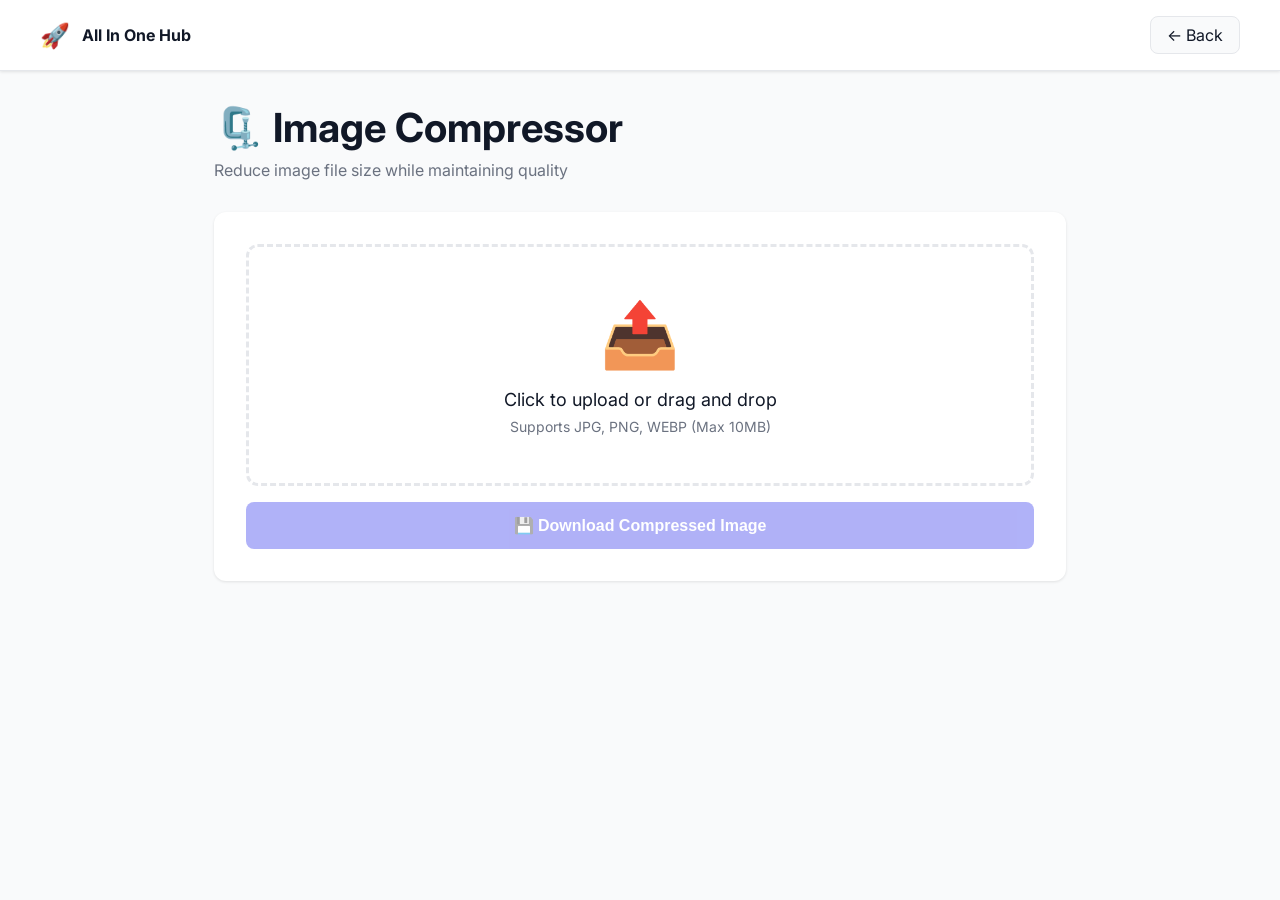
<file: tools/image/compress.html>
<!DOCTYPE html>
<html lang="en">
<head>
    <meta charset="UTF-8">
    <meta name="viewport" content="width=device-width, initial-scale=1.0">
    <title>Image Compressor - All In One Hub</title>
    <link href="https://fonts.googleapis.com/css2?family=Inter:wght@400;500;600;700&display=swap" rel="stylesheet">
    <style>
        :root {
            --primary: #6366F1;
            --success: #10B981;
            --bg: #FFFFFF;
            --surface: #F9FAFB;
            --text: #111827;
            --text-secondary: #6B7280;
            --border: #E5E7EB;
            --shadow: rgba(0, 0, 0, 0.1);
        }
        
        * { margin: 0; padding: 0; box-sizing: border-box; }
        
        body {
            font-family: 'Inter', sans-serif;
            background: var(--surface);
            color: var(--text);
        }
        
        .header {
            background: white;
            padding: 1rem 1.5rem;
            border-bottom: 1px solid var(--border);
            box-shadow: 0 1px 3px var(--shadow);
        }
        
        .header-container {
            max-width: 1200px;
            margin: 0 auto;
            display: flex;
            align-items: center;
            justify-content: space-between;
        }
        
        .logo {
            display: flex;
            align-items: center;
            gap: 0.75rem;
            text-decoration: none;
            color: var(--text);
            font-weight: 700;
        }
        
        .back-btn {
            padding: 0.5rem 1rem;
            background: var(--surface);
            border: 1px solid var(--border);
            border-radius: 8px;
            text-decoration: none;
            color: var(--text);
        }
        
        .container {
            max-width: 900px;
            margin: 2rem auto;
            padding: 0 1.5rem;
        }
        
        .page-title {
            font-size: 2.5rem;
            font-weight: 700;
            margin-bottom: 0.5rem;
        }
        
        .page-desc {
            color: var(--text-secondary);
            margin-bottom: 2rem;
        }
        
        .card {
            background: white;
            border-radius: 12px;
            padding: 2rem;
            box-shadow: 0 1px 3px var(--shadow);
            margin-bottom: 1.5rem;
        }
        
        .upload-area {
            border: 3px dashed var(--border);
            border-radius: 12px;
            padding: 3rem;
            text-align: center;
            transition: all 0.3s;
            cursor: pointer;
        }
        
        .upload-area.dragover {
            border-color: var(--primary);
            background: #EEF2FF;
        }
        
        .upload-icon {
            font-size: 4rem;
            margin-bottom: 1rem;
        }
        
        .upload-text {
            font-size: 1.125rem;
            margin-bottom: 0.5rem;
        }
        
        .upload-subtext {
            color: var(--text-secondary);
            font-size: 0.875rem;
        }
        
        .file-input {
            display: none;
        }
        
        .quality-control {
            margin: 1.5rem 0;
        }
        
        .quality-label {
            display: flex;
            justify-content: space-between;
            margin-bottom: 0.5rem;
            font-weight: 500;
        }
        
        .quality-slider {
            width: 100%;
            height: 8px;
            border-radius: 4px;
            background: var(--border);
            outline: none;
            -webkit-appearance: none;
        }
        
        .quality-slider::-webkit-slider-thumb {
            -webkit-appearance: none;
            width: 24px;
            height: 24px;
            border-radius: 50%;
            background: var(--primary);
            cursor: pointer;
        }
        
        .quality-slider::-moz-range-thumb {
            width: 24px;
            height: 24px;
            border-radius: 50%;
            background: var(--primary);
            cursor: pointer;
            border: none;
        }
        
        .preview-container {
            display: none;
            grid-template-columns: 1fr 1fr;
            gap: 1.5rem;
            margin: 1.5rem 0;
        }
        
        .preview-container.show {
            display: grid;
        }
        
        .preview-box {
            border: 1px solid var(--border);
            border-radius: 8px;
            padding: 1rem;
        }
        
        .preview-title {
            font-weight: 600;
            margin-bottom: 0.75rem;
            color: var(--text-secondary);
        }
        
        .preview-image {
            width: 100%;
            height: 300px;
            object-fit: contain;
            background: var(--surface);
            border-radius: 8px;
            margin-bottom: 0.75rem;
        }
        
        .preview-info {
            font-size: 0.875rem;
            color: var(--text-secondary);
        }
        
        .size-badge {
            display: inline-block;
            padding: 0.25rem 0.75rem;
            background: var(--success);
            color: white;
            border-radius: 12px;
            font-weight: 600;
            font-size: 0.875rem;
        }
        
        .btn {
            padding: 0.875rem 1.5rem;
            border: none;
            border-radius: 8px;
            font-weight: 600;
            cursor: pointer;
            transition: all 0.3s;
            width: 100%;
            font-size: 1rem;
        }
        
        .btn-primary {
            background: var(--primary);
            color: white;
            margin-top: 1rem;
        }
        
        .btn-primary:hover {
            background: #5558E3;
        }
        
        .btn:disabled {
            opacity: 0.5;
            cursor: not-allowed;
        }

        @media (max-width: 768px) {
            .page-title { font-size: 2rem; }
            .preview-container { grid-template-columns: 1fr; }
        }
    </style>
</head>
<body>
    <header class="header">
        <div class="header-container">
            <a href="../../index.html" class="logo">
                <span style="font-size: 1.5rem;">🚀</span>
                <span>All In One Hub</span>
            </a>
            <a href="../../index.html" class="back-btn">← Back</a>
        </div>
    </header>

    <div class="container">
        <h1 class="page-title">🗜️ Image Compressor</h1>
        <p class="page-desc">Reduce image file size while maintaining quality</p>

        <div class="card">
            <div class="upload-area" id="uploadArea" onclick="document.getElementById('fileInput').click()">
                <div class="upload-icon">📤</div>
                <div class="upload-text">Click to upload or drag and drop</div>
                <div class="upload-subtext">Supports JPG, PNG, WEBP (Max 10MB)</div>
            </div>
            <input type="file" id="fileInput" class="file-input" accept="image/*">

            <div class="quality-control" id="qualityControl" style="display: none;">
                <div class="quality-label">
                    <span>Compression Quality</span>
                    <span id="qualityValue">80%</span>
                </div>
                <input type="range" min="1" max="100" value="80" class="quality-slider" id="qualitySlider">
            </div>

            <div class="preview-container" id="previewContainer">
                <div class="preview-box">
                    <div class="preview-title">Original</div>
                    <img id="originalImage" class="preview-image" alt="Original">
                    <div class="preview-info">
                        Size: <span id="originalSize">-</span><br>
                        Dimensions: <span id="originalDimensions">-</span>
                    </div>
                </div>

                <div class="preview-box">
                    <div class="preview-title">Compressed</div>
                    <img id="compressedImage" class="preview-image" alt="Compressed">
                    <div class="preview-info">
                        Size: <span id="compressedSize">-</span><br>
                        Saved: <span class="size-badge" id="savedPercentage">0%</span>
                    </div>
                </div>
            </div>

            <button class="btn btn-primary" id="downloadBtn" onclick="downloadImage()" disabled>
                💾 Download Compressed Image
            </button>
        </div>
    </div>

    <script>
        const uploadArea = document.getElementById('uploadArea');
        const fileInput = document.getElementById('fileInput');
        const qualityControl = document.getElementById('qualityControl');
        const qualitySlider = document.getElementById('qualitySlider');
        const qualityValue = document.getElementById('qualityValue');
        const previewContainer = document.getElementById('previewContainer');
        const downloadBtn = document.getElementById('downloadBtn');

        let originalFile = null;
        let compressedBlob = null;
        let fileName = '';

        // Drag and drop
        uploadArea.addEventListener('dragover', (e) => {
            e.preventDefault();
            uploadArea.classList.add('dragover');
        });

        uploadArea.addEventListener('dragleave', () => {
            uploadArea.classList.remove('dragover');
        });

        uploadArea.addEventListener('drop', (e) => {
            e.preventDefault();
            uploadArea.classList.remove('dragover');
            const file = e.dataTransfer.files[0];
            if (file && file.type.startsWith('image/')) {
                handleFile(file);
            }
        });

        fileInput.addEventListener('change', (e) => {
            const file = e.target.files[0];
            if (file) {
                handleFile(file);
            }
        });

        qualitySlider.addEventListener('input', (e) => {
            qualityValue.textContent = e.target.value + '%';
            if (originalFile) {
                compressImage();
            }
        });

        function handleFile(file) {
            if (file.size > 10 * 1024 * 1024) {
                showNotification('File size exceeds 10MB!', 'error');
                return;
            }

            originalFile = file;
            fileName = file.name;

            const reader = new FileReader();
            reader.onload = (e) => {
                document.getElementById('originalImage').src = e.target.result;
                document.getElementById('originalSize').textContent = formatFileSize(file.size);
                
                const img = new Image();
                img.onload = () => {
                    document.getElementById('originalDimensions').textContent = `${img.width} x ${img.height}`;
                    compressImage();
                };
                img.src = e.target.result;
            };
            reader.readAsDataURL(file);

            qualityControl.style.display = 'block';
            previewContainer.classList.add('show');
        }

        function compressImage() {
            const quality = qualitySlider.value / 100;
            const reader = new FileReader();

            reader.onload = (e) => {
                const img = new Image();
                img.onload = () => {
                    const canvas = document.createElement('canvas');
                    canvas.width = img.width;
                    canvas.height = img.height;

                    const ctx = canvas.getContext('2d');
                    ctx.drawImage(img, 0, 0);

                    canvas.toBlob((blob) => {
                        compressedBlob = blob;
                        
                        const compressedURL = URL.createObjectURL(blob);
                        document.getElementById('compressedImage').src = compressedURL;
                        document.getElementById('compressedSize').textContent = formatFileSize(blob.size);

                        const savedPercent = Math.round(((originalFile.size - blob.size) / originalFile.size) * 100);
                        document.getElementById('savedPercentage').textContent = savedPercent + '% saved';

                        downloadBtn.disabled = false;
                        showNotification('Image compressed!', 'success');
                    }, 'image/jpeg', quality);
                };
                img.src = e.target.result;
            };
            reader.readAsDataURL(originalFile);
        }

        function downloadImage() {
            if (!compressedBlob) return;

            const url = URL.createObjectURL(compressedBlob);
            const a = document.createElement('a');
            a.href = url;
            a.download = 'compressed_' + fileName.replace(/\.[^/.]+$/, '') + '.jpg';
            a.click();
            URL.revokeObjectURL(url);

            showNotification('Image downloaded!', 'success');
        }

        function formatFileSize(bytes) {
            if (bytes === 0) return '0 Bytes';
            const k = 1024;
            const sizes = ['Bytes', 'KB', 'MB'];
            const i = Math.floor(Math.log(bytes) / Math.log(k));
            return Math.round(bytes / Math.pow(k, i) * 100) / 100 + ' ' + sizes[i];
        }

        function showNotification(message, type = 'info') {
            const colors = { success: '#10B981', error: '#EF4444', info: '#6366F1' };
            const notification = document.createElement('div');
            notification.style.cssText = `
                position: fixed; bottom: 20px; right: 20px;
                background: ${colors[type]}; color: white;
                padding: 1rem 1.5rem; border-radius: 8px;
                box-shadow: 0 4px 12px rgba(0,0,0,0.15); z-index: 10000;
            `;
            notification.textContent = message;
            document.body.appendChild(notification);
            setTimeout(() => notification.remove(), 3000);
        }
    </script>
</body>
</html>
</file>
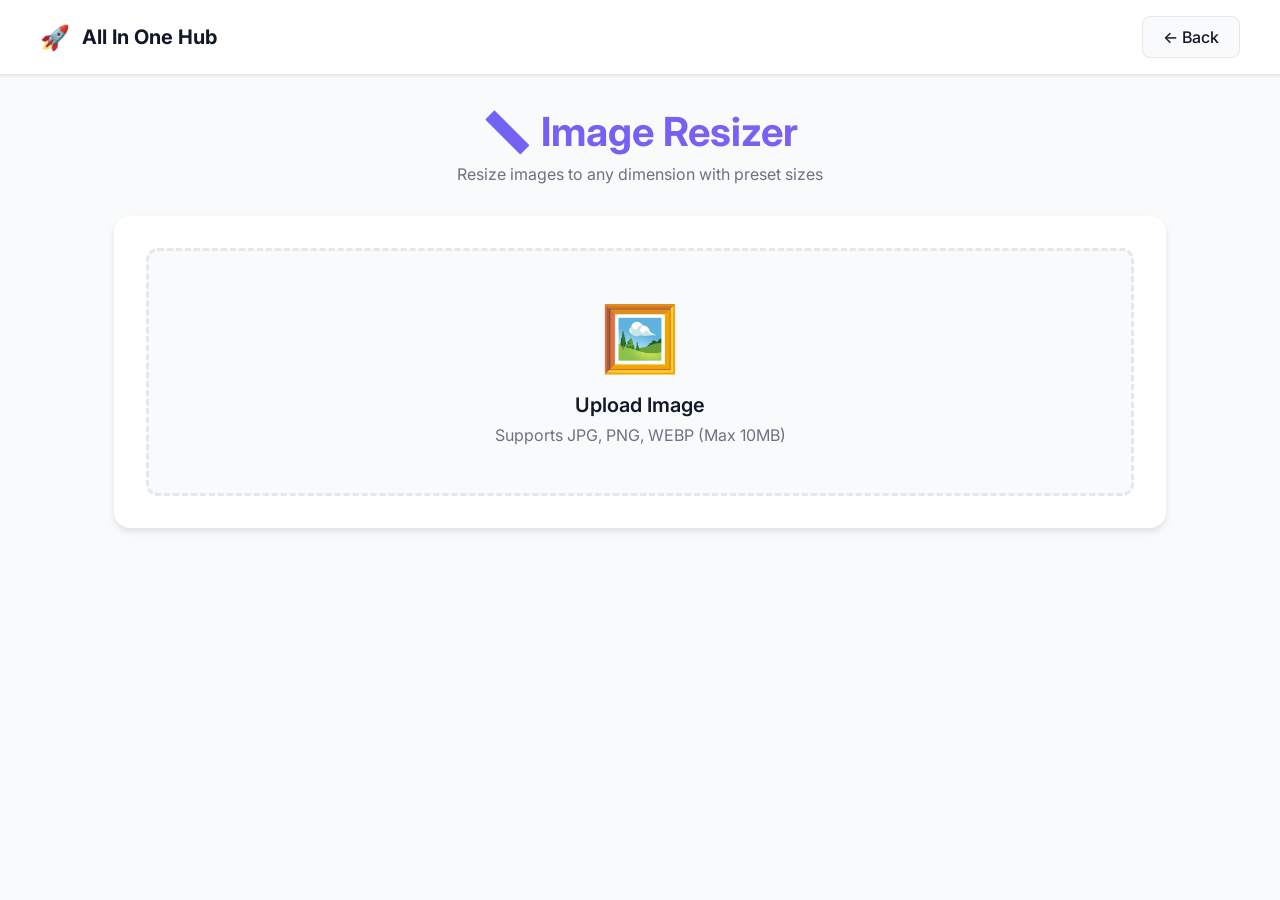
<file: tools/image/resize.html>
<!DOCTYPE html>
<html lang="en">
<head>
    <meta charset="UTF-8">
    <meta name="viewport" content="width=device-width, initial-scale=1.0">
    <title>Image Resizer - All In One Hub</title>
    <link href="https://fonts.googleapis.com/css2?family=Inter:wght@400;500;600;700&display=swap" rel="stylesheet">
    <style>
        :root {
            --primary: #6366F1;
            --success: #10B981;
            --bg: #FFFFFF;
            --surface: #F9FAFB;
            --text: #111827;
            --text-secondary: #6B7280;
            --border: #E5E7EB;
            --shadow: rgba(0, 0, 0, 0.1);
        }
        
        * { margin: 0; padding: 0; box-sizing: border-box; }
        
        body {
            font-family: 'Inter', sans-serif;
            background: var(--surface);
            color: var(--text);
        }
        
        .header {
            background: white;
            padding: 1rem 1.5rem;
            border-bottom: 1px solid var(--border);
            box-shadow: 0 1px 3px var(--shadow);
        }
        
        .header-container {
            max-width: 1200px;
            margin: 0 auto;
            display: flex;
            align-items: center;
            justify-content: space-between;
        }
        
        .logo {
            display: flex;
            align-items: center;
            gap: 0.75rem;
            text-decoration: none;
            color: var(--text);
            font-weight: 700;
            font-size: 1.25rem;
        }
        
        .back-btn {
            padding: 0.625rem 1.25rem;
            background: var(--surface);
            border: 1px solid var(--border);
            border-radius: 8px;
            text-decoration: none;
            color: var(--text);
            font-weight: 500;
        }
        
        .container {
            max-width: 1100px;
            margin: 2rem auto;
            padding: 0 1.5rem;
        }
        
        .page-title {
            font-size: 2.5rem;
            font-weight: 700;
            text-align: center;
            margin-bottom: 0.5rem;
            background: linear-gradient(135deg, var(--primary), #8B5CF6);
            -webkit-background-clip: text;
            -webkit-text-fill-color: transparent;
        }
        
        .page-desc {
            text-align: center;
            color: var(--text-secondary);
            margin-bottom: 2rem;
        }
        
        .card {
            background: white;
            border-radius: 16px;
            padding: 2rem;
            box-shadow: 0 4px 6px var(--shadow);
            margin-bottom: 1.5rem;
        }
        
        .upload-area {
            border: 3px dashed var(--border);
            border-radius: 12px;
            padding: 3rem 2rem;
            text-align: center;
            cursor: pointer;
            transition: all 0.3s;
            background: var(--surface);
        }
        
        .upload-area:hover {
            border-color: var(--primary);
            background: #EEF2FF;
        }
        
        .upload-icon {
            font-size: 4rem;
            margin-bottom: 1rem;
        }
        
        .resize-controls {
            display: none;
            margin-top: 2rem;
        }
        
        .resize-controls.show {
            display: block;
        }
        
        .presets {
            display: grid;
            grid-template-columns: repeat(auto-fit, minmax(140px, 1fr));
            gap: 0.75rem;
            margin-bottom: 1.5rem;
        }
        
        .preset-btn {
            padding: 0.875rem;
            border: 2px solid var(--border);
            background: white;
            border-radius: 8px;
            cursor: pointer;
            transition: all 0.3s;
            font-weight: 500;
            text-align: center;
        }
        
        .preset-btn:hover, .preset-btn.active {
            border-color: var(--primary);
            background: #EEF2FF;
            color: var(--primary);
        }
        
        .preset-name {
            font-size: 0.95rem;
            font-weight: 600;
            margin-bottom: 0.25rem;
        }
        
        .preset-size {
            font-size: 0.75rem;
            color: var(--text-secondary);
        }
        
        .custom-size {
            display: grid;
            grid-template-columns: 1fr auto 1fr;
            gap: 1rem;
            align-items: center;
            margin-bottom: 1.5rem;
        }
        
        .input-group {
            display: flex;
            flex-direction: column;
            gap: 0.5rem;
        }
        
        .input-group label {
            font-weight: 500;
            font-size: 0.875rem;
        }
        
        .input-group input {
            padding: 0.75rem;
            border: 2px solid var(--border);
            border-radius: 8px;
            font-size: 1rem;
        }
        
        .input-group input:focus {
            outline: none;
            border-color: var(--primary);
        }
        
        .lock-btn {
            width: 48px;
            height: 48px;
            border: 2px solid var(--border);
            background: white;
            border-radius: 8px;
            cursor: pointer;
            font-size: 1.5rem;
            transition: all 0.3s;
            margin-top: 1.5rem;
        }
        
        .lock-btn.locked {
            background: var(--primary);
            border-color: var(--primary);
        }
        
        .preview-section {
            display: none;
            grid-template-columns: 1fr 1fr;
            gap: 1.5rem;
            margin: 2rem 0;
        }
        
        .preview-section.show {
            display: grid;
        }
        
        .preview-box {
            border: 1px solid var(--border);
            border-radius: 12px;
            padding: 1.5rem;
            background: var(--surface);
        }
        
        .preview-title {
            font-weight: 600;
            margin-bottom: 1rem;
            color: var(--text-secondary);
        }
        
        .preview-img {
            width: 100%;
            height: 300px;
            object-fit: contain;
            background: white;
            border-radius: 8px;
            margin-bottom: 1rem;
        }
        
        .preview-info {
            font-size: 0.875rem;
            color: var(--text-secondary);
        }
        
        .action-btn {
            width: 100%;
            padding: 1rem;
            border: none;
            border-radius: 10px;
            background: linear-gradient(135deg, var(--primary), #8B5CF6);
            color: white;
            font-weight: 600;
            font-size: 1rem;
            cursor: pointer;
            transition: all 0.3s;
            margin-top: 1rem;
        }
        
        .action-btn:hover:not(:disabled) {
            transform: translateY(-2px);
            box-shadow: 0 8px 16px rgba(99, 102, 241, 0.3);
        }
        
        .action-btn:disabled {
            opacity: 0.5;
            cursor: not-allowed;
        }
        
        @media (max-width: 768px) {
            .preview-section { grid-template-columns: 1fr; }
            .presets { grid-template-columns: repeat(2, 1fr); }
        }
    </style>
</head>
<body>
    <header class="header">
        <div class="header-container">
            <a href="../../index.html" class="logo">
                <span style="font-size: 1.5rem;">🚀</span>
                All In One Hub
            </a>
            <a href="../../index.html" class="back-btn">← Back</a>
        </div>
    </header>

    <div class="container">
        <h1 class="page-title">📏 Image Resizer</h1>
        <p class="page-desc">Resize images to any dimension with preset sizes</p>

        <div class="card">
            <div class="upload-area" onclick="document.getElementById('fileInput').click()">
                <div class="upload-icon">🖼️</div>
                <div style="font-size: 1.25rem; font-weight: 600; margin-bottom: 0.5rem;">
                    Upload Image
                </div>
                <div style="color: var(--text-secondary);">
                    Supports JPG, PNG, WEBP (Max 10MB)
                </div>
            </div>
            <input type="file" id="fileInput" accept="image/*" style="display: none;">

            <div class="resize-controls" id="resizeControls">
                <h3 style="margin-bottom: 1rem;">📐 Select Size</h3>
                
                <div class="presets">
                    <button class="preset-btn" onclick="setPreset(1920, 1080)">
                        <div class="preset-name">Full HD</div>
                        <div class="preset-size">1920 × 1080</div>
                    </button>
                    <button class="preset-btn" onclick="setPreset(1280, 720)">
                        <div class="preset-name">HD</div>
                        <div class="preset-size">1280 × 720</div>
                    </button>
                    <button class="preset-btn" onclick="setPreset(1080, 1080)">
                        <div class="preset-name">Instagram</div>
                        <div class="preset-size">1080 × 1080</div>
                    </button>
                    <button class="preset-btn" onclick="setPreset(1080, 1920)">
                        <div class="preset-name">Story</div>
                        <div class="preset-size">1080 × 1920</div>
                    </button>
                    <button class="preset-btn" onclick="setPreset(1200, 630)">
                        <div class="preset-name">Facebook</div>
                        <div class="preset-size">1200 × 630</div>
                    </button>
                    <button class="preset-btn" onclick="setPreset(1024, 1024)">
                        <div class="preset-name">Square</div>
                        <div class="preset-size">1024 × 1024</div>
                    </button>
                </div>

                <h3 style="margin: 2rem 0 1rem;">✏️ Custom Size</h3>
                <div class="custom-size">
                    <div class="input-group">
                        <label>Width (px)</label>
                        <input type="number" id="widthInput" placeholder="800">
                    </div>
                    
                    <button class="lock-btn locked" id="lockBtn" onclick="toggleLock()">🔒</button>
                    
                    <div class="input-group">
                        <label>Height (px)</label>
                        <input type="number" id="heightInput" placeholder="600">
                    </div>
                </div>

                <button class="action-btn" onclick="resizeImage()" id="resizeBtn">
                    ✨ Resize Image
                </button>
            </div>

            <div class="preview-section" id="previewSection">
                <div class="preview-box">
                    <div class="preview-title">Original</div>
                    <img id="originalImg" class="preview-img">
                    <div class="preview-info" id="originalInfo"></div>
                </div>

                <div class="preview-box">
                    <div class="preview-title">Resized</div>
                    <img id="resizedImg" class="preview-img">
                    <div class="preview-info" id="resizedInfo"></div>
                    <button class="action-btn" onclick="downloadImage()" style="margin-top: 1rem;">
                        💾 Download
                    </button>
                </div>
            </div>
        </div>
    </div>

    <script>
        let originalImage = null;
        let aspectRatio = 1;
        let isLocked = true;

        document.getElementById('fileInput').addEventListener('change', (e) => {
            const file = e.target.files[0];
            if (file) loadImage(file);
        });

        function loadImage(file) {
            const reader = new FileReader();
            reader.onload = (e) => {
                const img = new Image();
                img.onload = () => {
                    originalImage = img;
                    aspectRatio = img.width / img.height;
                    
                    document.getElementById('originalImg').src = e.target.result;
                    document.getElementById('originalInfo').innerHTML = `
                        Dimensions: ${img.width} × ${img.height}<br>
                        Size: ${formatFileSize(file.size)}
                    `;
                    
                    document.getElementById('widthInput').value = img.width;
                    document.getElementById('heightInput').value = img.height;
                    
                    document.getElementById('resizeControls').classList.add('show');
                    showNotification('Image loaded! Select size and resize.', 'success');
                };
                img.src = e.target.result;
            };
            reader.readAsDataURL(file);
        }

        function setPreset(width, height) {
            document.querySelectorAll('.preset-btn').forEach(btn => btn.classList.remove('active'));
            event.target.closest('.preset-btn').classList.add('active');
            
            document.getElementById('widthInput').value = width;
            document.getElementById('heightInput').value = height;
            isLocked = false;
            document.getElementById('lockBtn').classList.remove('locked');
            document.getElementById('lockBtn').textContent = '🔓';
        }

        function toggleLock() {
            isLocked = !isLocked;
            const lockBtn = document.getElementById('lockBtn');
            if (isLocked) {
                lockBtn.classList.add('locked');
                lockBtn.textContent = '🔒';
            } else {
                lockBtn.classList.remove('locked');
                lockBtn.textContent = '🔓';
            }
        }

        document.getElementById('widthInput').addEventListener('input', (e) => {
            if (isLocked && originalImage) {
                const width = parseInt(e.target.value);
                const height = Math.round(width / aspectRatio);
                document.getElementById('heightInput').value = height;
            }
        });

        document.getElementById('heightInput').addEventListener('input', (e) => {
            if (isLocked && originalImage) {
                const height = parseInt(e.target.value);
                const width = Math.round(height * aspectRatio);
                document.getElementById('widthInput').value = width;
            }
        });

        function resizeImage() {
            if (!originalImage) {
                showNotification('Please upload an image first!', 'error');
                return;
            }

            const width = parseInt(document.getElementById('widthInput').value);
            const height = parseInt(document.getElementById('heightInput').value);

            if (!width || !height) {
                showNotification('Please enter valid dimensions!', 'error');
                return;
            }

            const canvas = document.createElement('canvas');
            canvas.width = width;
            canvas.height = height;
            
            const ctx = canvas.getContext('2d');
            ctx.drawImage(originalImage, 0, 0, width, height);

            canvas.toBlob((blob) => {
                const url = URL.createObjectURL(blob);
                document.getElementById('resizedImg').src = url;
                document.getElementById('resizedInfo').innerHTML = `
                    Dimensions: ${width} × ${height}<br>
                    Size: ${formatFileSize(blob.size)}
                `;
                
                document.getElementById('previewSection').classList.add('show');
                window.resizedBlob = blob;
                showNotification('Image resized successfully!', 'success');
            }, 'image/png');
        }

        function downloadImage() {
            if (!window.resizedBlob) return;
            
            const url = URL.createObjectURL(window.resizedBlob);
            const a = document.createElement('a');
            a.href = url;
            a.download = 'resized-image.png';
            a.click();
            URL.revokeObjectURL(url);
            showNotification('Image downloaded!', 'success');
        }

        function formatFileSize(bytes) {
            if (bytes === 0) return '0 Bytes';
            const k = 1024;
            const sizes = ['Bytes', 'KB', 'MB'];
            const i = Math.floor(Math.log(bytes) / Math.log(k));
            return Math.round(bytes / Math.pow(k, i) * 100) / 100 + ' ' + sizes[i];
        }

        function showNotification(message, type = 'info') {
            const colors = { success: '#10B981', error: '#EF4444', info: '#6366F1' };
            const notification = document.createElement('div');
            notification.style.cssText = `
                position: fixed; bottom: 20px; right: 20px; z-index: 10000;
                background: ${colors[type]}; color: white;
                padding: 1rem 1.5rem; border-radius: 10px;
                box-shadow: 0 8px 16px rgba(0,0,0,0.2);
            `;
            notification.textContent = message;
            document.body.appendChild(notification);
            setTimeout(() => notification.remove(), 3000);
        }
    </script>
</body>
</html>
</file>
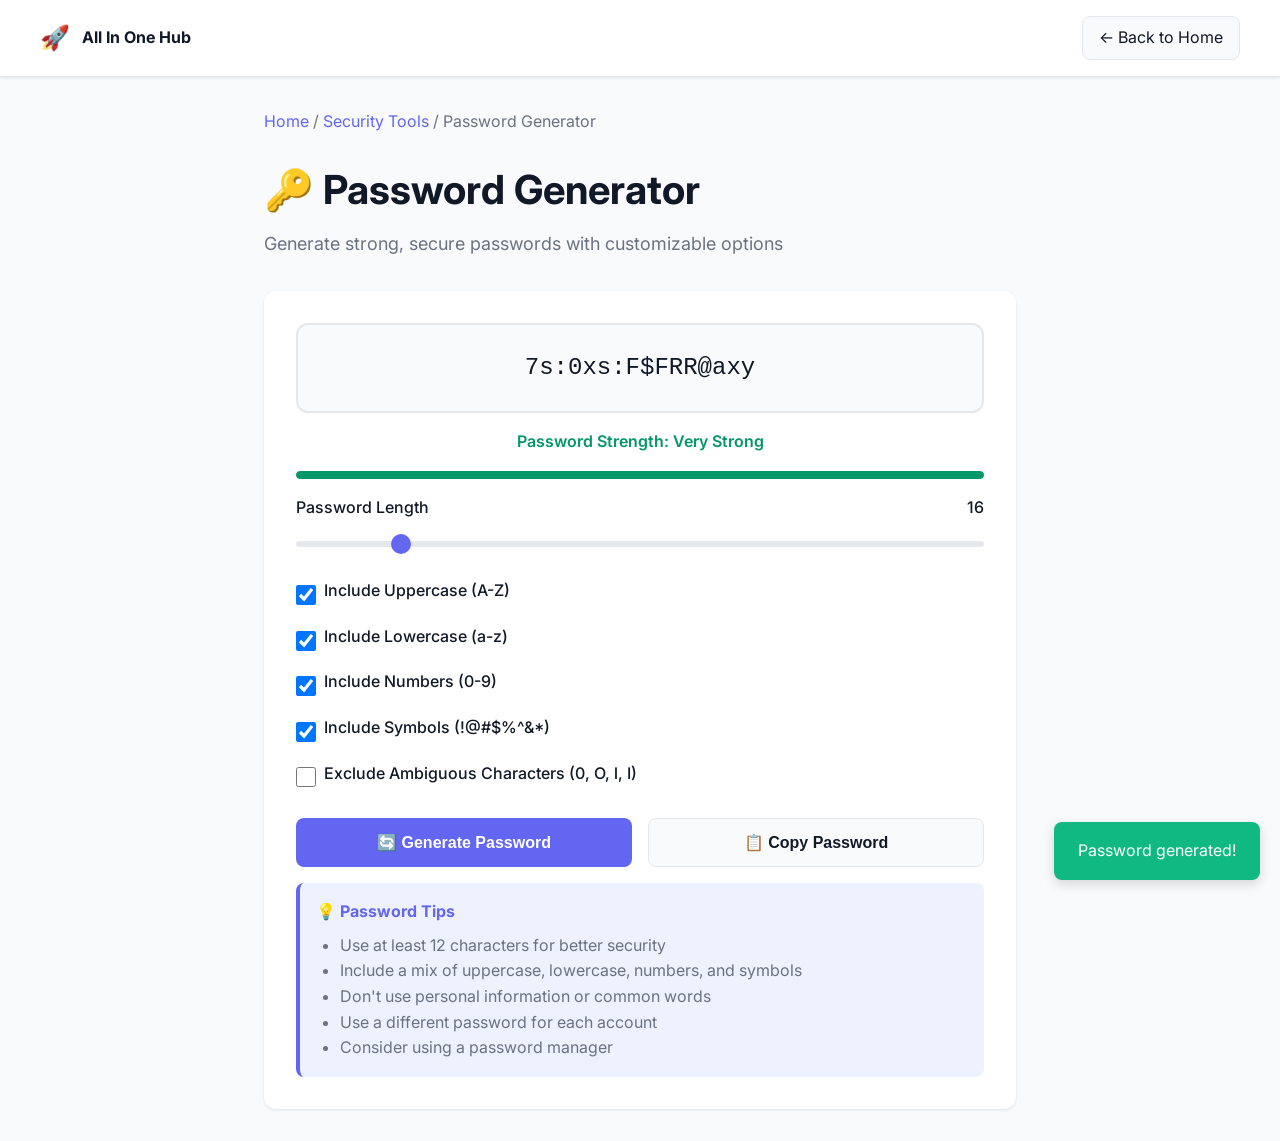
<file: tools/security/password-generator.html>
<!DOCTYPE html>
<html lang="en">
<head>
    <meta charset="UTF-8">
    <meta name="viewport" content="width=device-width, initial-scale=1.0">
    <title>Password Generator - All In One Hub</title>
    <link href="https://fonts.googleapis.com/css2?family=Inter:wght@400;500;600;700&display=swap" rel="stylesheet">
    <style>
        :root {
            --primary: #6366F1;
            --secondary: #8B5CF6;
            --success: #10B981;
            --warning: #F59E0B;
            --error: #EF4444;
            --bg: #FFFFFF;
            --surface: #F9FAFB;
            --text: #111827;
            --text-secondary: #6B7280;
            --border: #E5E7EB;
            --shadow: rgba(0, 0, 0, 0.1);
        }
        
        * {
            margin: 0;
            padding: 0;
            box-sizing: border-box;
        }
        
        body {
            font-family: 'Inter', sans-serif;
            background: var(--surface);
            color: var(--text);
            line-height: 1.6;
        }
        
        .header {
            background: white;
            padding: 1rem 1.5rem;
            border-bottom: 1px solid var(--border);
            box-shadow: 0 1px 3px var(--shadow);
        }
        
        .header-container {
            max-width: 1200px;
            margin: 0 auto;
            display: flex;
            align-items: center;
            justify-content: space-between;
        }
        
        .logo {
            display: flex;
            align-items: center;
            gap: 0.75rem;
            text-decoration: none;
            color: var(--text);
            font-weight: 700;
        }
        
        .back-btn {
            padding: 0.5rem 1rem;
            background: var(--surface);
            border: 1px solid var(--border);
            border-radius: 8px;
            text-decoration: none;
            color: var(--text);
            transition: all 0.3s;
        }
        
        .back-btn:hover {
            background: var(--border);
        }
        
        .container {
            max-width: 800px;
            margin: 2rem auto;
            padding: 0 1.5rem;
        }
        
        .breadcrumb {
            color: var(--text-secondary);
            margin-bottom: 1.5rem;
        }
        
        .breadcrumb a {
            color: var(--primary);
            text-decoration: none;
        }
        
        .page-title {
            font-size: 2.5rem;
            font-weight: 700;
            margin-bottom: 0.5rem;
        }
        
        .page-desc {
            color: var(--text-secondary);
            font-size: 1.125rem;
            margin-bottom: 2rem;
        }
        
        .card {
            background: white;
            border-radius: 12px;
            padding: 2rem;
            box-shadow: 0 1px 3px var(--shadow);
            margin-bottom: 1.5rem;
        }
        
        .password-display {
            background: var(--surface);
            border: 2px solid var(--border);
            border-radius: 12px;
            padding: 1.5rem;
            font-family: 'Courier New', monospace;
            font-size: 1.5rem;
            text-align: center;
            margin-bottom: 1rem;
            word-break: break-all;
            min-height: 80px;
            display: flex;
            align-items: center;
            justify-content: center;
            position: relative;
        }
        
        .password-text {
            flex: 1;
            color: var(--text);
        }
        
        .strength-bar {
            height: 8px;
            background: var(--border);
            border-radius: 4px;
            margin: 1rem 0;
            overflow: hidden;
        }
        
        .strength-fill {
            height: 100%;
            transition: all 0.3s;
            border-radius: 4px;
        }
        
        .strength-text {
            text-align: center;
            font-weight: 600;
            margin-bottom: 1rem;
        }
        
        .form-group {
            margin-bottom: 1.5rem;
        }
        
        .form-group label {
            display: flex;
            align-items: center;
            justify-content: space-between;
            font-weight: 500;
            margin-bottom: 0.5rem;
        }
        
        .slider {
            width: 100%;
            height: 6px;
            border-radius: 3px;
            background: var(--border);
            outline: none;
            -webkit-appearance: none;
        }
        
        .slider::-webkit-slider-thumb {
            -webkit-appearance: none;
            appearance: none;
            width: 20px;
            height: 20px;
            border-radius: 50%;
            background: var(--primary);
            cursor: pointer;
        }
        
        .slider::-moz-range-thumb {
            width: 20px;
            height: 20px;
            border-radius: 50%;
            background: var(--primary);
            cursor: pointer;
            border: none;
        }
        
        .checkbox-group {
            display: flex;
            align-items: center;
            gap: 0.5rem;
            margin-bottom: 0.75rem;
        }
        
        .checkbox-group input[type="checkbox"] {
            width: 20px;
            height: 20px;
            cursor: pointer;
        }
        
        .btn-group {
            display: grid;
            grid-template-columns: 1fr 1fr;
            gap: 1rem;
        }
        
        .btn {
            padding: 0.875rem 1.5rem;
            border: none;
            border-radius: 8px;
            font-weight: 600;
            cursor: pointer;
            transition: all 0.3s;
            font-size: 1rem;
        }
        
        .btn-primary {
            background: var(--primary);
            color: white;
        }
        
        .btn-primary:hover {
            background: #5558E3;
            transform: translateY(-2px);
        }
        
        .btn-secondary {
            background: var(--surface);
            color: var(--text);
            border: 1px solid var(--border);
        }
        
        .btn-secondary:hover {
            background: var(--border);
        }
        
        .info-box {
            background: #EEF2FF;
            border-left: 4px solid var(--primary);
            padding: 1rem;
            border-radius: 8px;
            margin-top: 1rem;
        }
        
        .info-box h4 {
            color: var(--primary);
            margin-bottom: 0.5rem;
        }
        
        .info-box ul {
            margin-left: 1.5rem;
            color: var(--text-secondary);
        }
        
        @media (max-width: 768px) {
            .page-title {
                font-size: 2rem;
            }
            
            .password-display {
                font-size: 1.25rem;
            }
            
            .btn-group {
                grid-template-columns: 1fr;
            }
        }
    </style>
</head>
<body>
    <header class="header">
        <div class="header-container">
            <a href="../../index.html" class="logo">
                <span style="font-size: 1.5rem;">🚀</span>
                <span>All In One Hub</span>
            </a>
            <a href="../../index.html" class="back-btn">← Back to Home</a>
        </div>
    </header>

    <div class="container">
        <div class="breadcrumb">
            <a href="../../index.html">Home</a> / 
            <a href="../security/">Security Tools</a> / 
            Password Generator
        </div>

        <h1 class="page-title">🔑 Password Generator</h1>
        <p class="page-desc">Generate strong, secure passwords with customizable options</p>

        <div class="card">
            <div class="password-display" id="passwordDisplay">
                <div class="password-text" id="passwordText">Click Generate</div>
            </div>

            <div class="strength-text" id="strengthText">Password Strength: -</div>
            <div class="strength-bar">
                <div class="strength-fill" id="strengthFill" style="width: 0%"></div>
            </div>

            <div class="form-group">
                <label>
                    <span>Password Length</span>
                    <span id="lengthValue">16</span>
                </label>
                <input type="range" min="8" max="64" value="16" class="slider" id="lengthSlider">
            </div>

            <div class="form-group">
                <div class="checkbox-group">
                    <input type="checkbox" id="uppercase" checked>
                    <label for="uppercase">Include Uppercase (A-Z)</label>
                </div>

                <div class="checkbox-group">
                    <input type="checkbox" id="lowercase" checked>
                    <label for="lowercase">Include Lowercase (a-z)</label>
                </div>

                <div class="checkbox-group">
                    <input type="checkbox" id="numbers" checked>
                    <label for="numbers">Include Numbers (0-9)</label>
                </div>

                <div class="checkbox-group">
                    <input type="checkbox" id="symbols" checked>
                    <label for="symbols">Include Symbols (!@#$%^&*)</label>
                </div>

                <div class="checkbox-group">
                    <input type="checkbox" id="excludeAmbiguous">
                    <label for="excludeAmbiguous">Exclude Ambiguous Characters (0, O, l, I)</label>
                </div>
            </div>

            <div class="btn-group">
                <button class="btn btn-primary" onclick="generatePassword()">🔄 Generate Password</button>
                <button class="btn btn-secondary" onclick="copyPassword()">📋 Copy Password</button>
            </div>

            <div class="info-box">
                <h4>💡 Password Tips</h4>
                <ul>
                    <li>Use at least 12 characters for better security</li>
                    <li>Include a mix of uppercase, lowercase, numbers, and symbols</li>
                    <li>Don't use personal information or common words</li>
                    <li>Use a different password for each account</li>
                    <li>Consider using a password manager</li>
                </ul>
            </div>
        </div>
    </div>

    <script>
        const lengthSlider = document.getElementById('lengthSlider');
        const lengthValue = document.getElementById('lengthValue');
        const passwordText = document.getElementById('passwordText');
        const strengthText = document.getElementById('strengthText');
        const strengthFill = document.getElementById('strengthFill');

        // Update length display
        lengthSlider.addEventListener('input', (e) => {
            lengthValue.textContent = e.target.value;
        });

        // Character sets
        const uppercase = 'ABCDEFGHIJKLMNOPQRSTUVWXYZ';
        const lowercase = 'abcdefghijklmnopqrstuvwxyz';
        const numbers = '0123456789';
        const symbols = '!@#$%^&*()_+-=[]{}|;:,.<>?';
        const ambiguous = '0OlI';

        function generatePassword() {
            const length = parseInt(lengthSlider.value);
            let charset = '';
            let password = '';

            // Build character set
            if (document.getElementById('uppercase').checked) charset += uppercase;
            if (document.getElementById('lowercase').checked) charset += lowercase;
            if (document.getElementById('numbers').checked) charset += numbers;
            if (document.getElementById('symbols').checked) charset += symbols;

            // Remove ambiguous characters if needed
            if (document.getElementById('excludeAmbiguous').checked) {
                charset = charset.split('').filter(char => !ambiguous.includes(char)).join('');
            }

            // Check if at least one option is selected
            if (charset.length === 0) {
                showNotification('Please select at least one character type!', 'error');
                return;
            }

            // Generate password
            for (let i = 0; i < length; i++) {
                password += charset.charAt(Math.floor(Math.random() * charset.length));
            }

            passwordText.textContent = password;
            calculateStrength(password);
            showNotification('Password generated!', 'success');
        }

        function calculateStrength(password) {
            let strength = 0;
            
            // Length check
            if (password.length >= 8) strength += 20;
            if (password.length >= 12) strength += 20;
            if (password.length >= 16) strength += 10;
            
            // Character variety
            if (/[a-z]/.test(password)) strength += 15;
            if (/[A-Z]/.test(password)) strength += 15;
            if (/[0-9]/.test(password)) strength += 10;
            if (/[^a-zA-Z0-9]/.test(password)) strength += 10;

            let strengthLabel = '';
            let color = '';

            if (strength < 30) {
                strengthLabel = 'Weak';
                color = '#EF4444';
            } else if (strength < 60) {
                strengthLabel = 'Medium';
                color = '#F59E0B';
            } else if (strength < 80) {
                strengthLabel = 'Strong';
                color = '#10B981';
            } else {
                strengthLabel = 'Very Strong';
                color = '#059669';
            }

            strengthText.textContent = `Password Strength: ${strengthLabel}`;
            strengthText.style.color = color;
            strengthFill.style.width = strength + '%';
            strengthFill.style.background = color;
        }

        function copyPassword() {
            const password = passwordText.textContent;
            
            if (password === 'Click Generate' || password === '') {
                showNotification('Generate a password first!', 'error');
                return;
            }

            navigator.clipboard.writeText(password).then(() => {
                showNotification('Password copied to clipboard!', 'success');
            }).catch(() => {
                showNotification('Failed to copy password', 'error');
            });
        }

        function showNotification(message, type = 'info') {
            const notification = document.createElement('div');
            const colors = {
                success: '#10B981',
                error: '#EF4444',
                info: '#6366F1'
            };

            notification.style.cssText = `
                position: fixed;
                bottom: 20px;
                right: 20px;
                background: ${colors[type]};
                color: white;
                padding: 1rem 1.5rem;
                border-radius: 8px;
                box-shadow: 0 4px 12px rgba(0,0,0,0.15);
                z-index: 10000;
                animation: slideUp 0.3s;
            `;
            notification.textContent = message;
            document.body.appendChild(notification);

            setTimeout(() => {
                notification.remove();
            }, 3000);
        }

        // Generate password on load
        window.addEventListener('DOMContentLoaded', () => {
            generatePassword();
        });

        // Generate on Enter key
        document.addEventListener('keydown', (e) => {
            if (e.key === 'Enter') {
                generatePassword();
            }
        });
    </script>
</body>
</html>
</file>
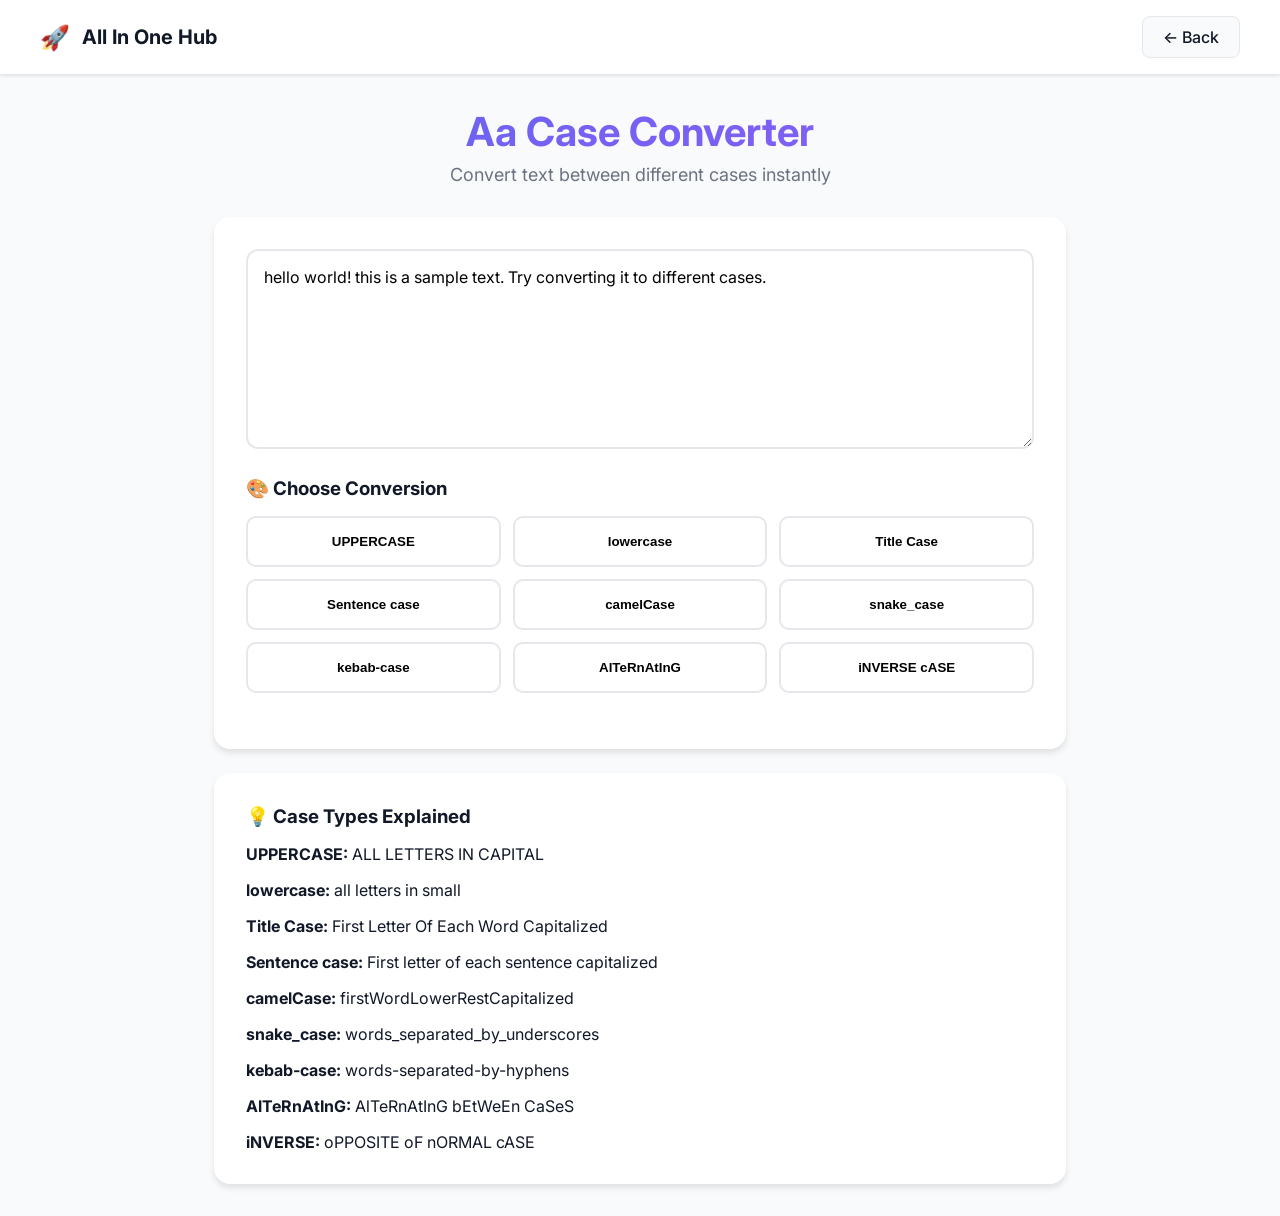
<file: tools/text/case-converter.html>
<!DOCTYPE html>
<html lang="en">
<head>
    <meta charset="UTF-8">
    <meta name="viewport" content="width=device-width, initial-scale=1.0">
    <title>Case Converter - All In One Hub</title>
    <link href="https://fonts.googleapis.com/css2?family=Inter:wght@400;500;600;700&display=swap" rel="stylesheet">
    <style>
        :root {
            --primary: #6366F1;
            --success: #10B981;
            --bg: #FFFFFF;
            --surface: #F9FAFB;
            --text: #111827;
            --text-secondary: #6B7280;
            --border: #E5E7EB;
            --shadow: rgba(0, 0, 0, 0.1);
        }
        
        * { margin: 0; padding: 0; box-sizing: border-box; }
        
        body {
            font-family: 'Inter', sans-serif;
            background: var(--surface);
            color: var(--text);
        }
        
        .header {
            background: white;
            padding: 1rem 1.5rem;
            border-bottom: 1px solid var(--border);
            box-shadow: 0 1px 3px var(--shadow);
        }
        
        .header-container {
            max-width: 1200px;
            margin: 0 auto;
            display: flex;
            align-items: center;
            justify-content: space-between;
        }
        
        .logo {
            display: flex;
            align-items: center;
            gap: 0.75rem;
            text-decoration: none;
            color: var(--text);
            font-weight: 700;
            font-size: 1.25rem;
        }
        
        .back-btn {
            padding: 0.625rem 1.25rem;
            background: var(--surface);
            border: 1px solid var(--border);
            border-radius: 8px;
            text-decoration: none;
            color: var(--text);
            font-weight: 500;
        }
        
        .container {
            max-width: 900px;
            margin: 2rem auto;
            padding: 0 1.5rem;
        }
        
        .page-title {
            font-size: 2.5rem;
            font-weight: 700;
            text-align: center;
            margin-bottom: 0.5rem;
            background: linear-gradient(135deg, var(--primary), #8B5CF6);
            -webkit-background-clip: text;
            -webkit-text-fill-color: transparent;
        }
        
        .page-desc {
            text-align: center;
            color: var(--text-secondary);
            margin-bottom: 2rem;
            font-size: 1.125rem;
        }
        
        .card {
            background: white;
            border-radius: 16px;
            padding: 2rem;
            box-shadow: 0 4px 6px var(--shadow);
            margin-bottom: 1.5rem;
        }
        
        .textarea-wrapper {
            position: relative;
            margin-bottom: 1.5rem;
        }
        
        textarea {
            width: 100%;
            min-height: 200px;
            padding: 1rem;
            border: 2px solid var(--border);
            border-radius: 12px;
            font-family: inherit;
            font-size: 1rem;
            resize: vertical;
            transition: border-color 0.3s;
        }
        
        textarea:focus {
            outline: none;
            border-color: var(--primary);
            box-shadow: 0 0 0 3px rgba(99, 102, 241, 0.1);
        }
        
        .conversion-buttons {
            display: grid;
            grid-template-columns: repeat(auto-fit, minmax(200px, 1fr));
            gap: 0.75rem;
            margin-bottom: 1.5rem;
        }
        
        .convert-btn {
            padding: 1rem 1.5rem;
            border: 2px solid var(--border);
            background: white;
            border-radius: 10px;
            cursor: pointer;
            font-weight: 600;
            transition: all 0.3s;
            display: flex;
            align-items: center;
            justify-content: center;
            gap: 0.5rem;
        }
        
        .convert-btn:hover {
            border-color: var(--primary);
            background: linear-gradient(135deg, var(--primary), #8B5CF6);
            color: white;
            transform: translateY(-2px);
            box-shadow: 0 8px 16px rgba(99, 102, 241, 0.2);
        }
        
        .result-section {
            display: none;
            margin-top: 2rem;
            padding-top: 2rem;
            border-top: 2px solid var(--surface);
        }
        
        .result-section.show {
            display: block;
        }
        
        .result-label {
            font-weight: 600;
            margin-bottom: 0.75rem;
            display: flex;
            align-items: center;
            justify-content: space-between;
        }
        
        .result-output {
            padding: 1rem;
            background: var(--surface);
            border-radius: 8px;
            font-family: inherit;
            white-space: pre-wrap;
            word-break: break-word;
            min-height: 100px;
        }
        
        .action-buttons {
            display: flex;
            gap: 0.75rem;
            margin-top: 1rem;
        }
        
        .btn {
            flex: 1;
            padding: 0.875rem;
            border: none;
            border-radius: 10px;
            font-weight: 600;
            cursor: pointer;
            transition: all 0.3s;
        }
        
        .btn-primary {
            background: linear-gradient(135deg, var(--primary), #8B5CF6);
            color: white;
        }
        
        .btn-primary:hover {
            transform: translateY(-2px);
            box-shadow: 0 8px 16px rgba(99, 102, 241, 0.3);
        }
        
        .btn-secondary {
            background: var(--surface);
            color: var(--text);
            border: 2px solid var(--border);
        }
        
        .btn-secondary:hover {
            background: var(--border);
        }
        
        @media (max-width: 768px) {
            .page-title { font-size: 2rem; }
            .conversion-buttons { grid-template-columns: 1fr; }
        }
    </style>
</head>
<body>
    <header class="header">
        <div class="header-container">
            <a href="../../index.html" class="logo">
                <span style="font-size: 1.5rem;">🚀</span>
                All In One Hub
            </a>
            <a href="../../index.html" class="back-btn">← Back</a>
        </div>
    </header>

    <div class="container">
        <h1 class="page-title">Aa Case Converter</h1>
        <p class="page-desc">Convert text between different cases instantly</p>

        <div class="card">
            <div class="textarea-wrapper">
                <textarea id="inputText" placeholder="Type or paste your text here..."></textarea>
            </div>

            <h3 style="margin-bottom: 1rem;">🎨 Choose Conversion</h3>
            
            <div class="conversion-buttons">
                <button class="convert-btn" onclick="convertCase('upper')">
                    <span>UPPERCASE</span>
                </button>
                
                <button class="convert-btn" onclick="convertCase('lower')">
                    <span>lowercase</span>
                </button>
                
                <button class="convert-btn" onclick="convertCase('title')">
                    <span>Title Case</span>
                </button>
                
                <button class="convert-btn" onclick="convertCase('sentence')">
                    <span>Sentence case</span>
                </button>
                
                <button class="convert-btn" onclick="convertCase('camel')">
                    <span>camelCase</span>
                </button>
                
                <button class="convert-btn" onclick="convertCase('snake')">
                    <span>snake_case</span>
                </button>
                
                <button class="convert-btn" onclick="convertCase('kebab')">
                    <span>kebab-case</span>
                </button>
                
                <button class="convert-btn" onclick="convertCase('alternating')">
                    <span>AlTeRnAtInG</span>
                </button>
                
                <button class="convert-btn" onclick="convertCase('inverse')">
                    <span>iNVERSE cASE</span>
                </button>
            </div>

            <div class="result-section" id="resultSection">
                <div class="result-label">
                    <span>📋 Result:</span>
                    <span id="caseType" style="color: var(--primary);"></span>
                </div>
                <div class="result-output" id="resultOutput"></div>
                
                <div class="action-buttons">
                    <button class="btn btn-primary" onclick="copyResult()">
                        📋 Copy Result
                    </button>
                    <button class="btn btn-secondary" onclick="clearAll()">
                        🗑️ Clear
                    </button>
                </div>
            </div>
        </div>

        <div class="card">
            <h3 style="margin-bottom: 1rem;">💡 Case Types Explained</h3>
            <div style="display: grid; gap: 1rem;">
                <div>
                    <strong>UPPERCASE:</strong> ALL LETTERS IN CAPITAL
                </div>
                <div>
                    <strong>lowercase:</strong> all letters in small
                </div>
                <div>
                    <strong>Title Case:</strong> First Letter Of Each Word Capitalized
                </div>
                <div>
                    <strong>Sentence case:</strong> First letter of each sentence capitalized
                </div>
                <div>
                    <strong>camelCase:</strong> firstWordLowerRestCapitalized
                </div>
                <div>
                    <strong>snake_case:</strong> words_separated_by_underscores
                </div>
                <div>
                    <strong>kebab-case:</strong> words-separated-by-hyphens
                </div>
                <div>
                    <strong>AlTeRnAtInG:</strong> AlTeRnAtInG bEtWeEn CaSeS
                </div>
                <div>
                    <strong>iNVERSE:</strong> oPPOSITE oF nORMAL cASE
                </div>
            </div>
        </div>
    </div>

    <script>
        const inputText = document.getElementById('inputText');
        const resultSection = document.getElementById('resultSection');
        const resultOutput = document.getElementById('resultOutput');
        const caseType = document.getElementById('caseType');

        function convertCase(type) {
            const text = inputText.value.trim();
            
            if (!text) {
                showNotification('Please enter some text!', 'error');
                return;
            }

            let result = '';
            let caseName = '';

            switch(type) {
                case 'upper':
                    result = text.toUpperCase();
                    caseName = 'UPPERCASE';
                    break;
                    
                case 'lower':
                    result = text.toLowerCase();
                    caseName = 'lowercase';
                    break;
                    
                case 'title':
                    result = text.toLowerCase().replace(/\b\w/g, l => l.toUpperCase());
                    caseName = 'Title Case';
                    break;
                    
                case 'sentence':
                    result = text.toLowerCase().replace(/(^\s*\w|[.!?]\s*\w)/g, l => l.toUpperCase());
                    caseName = 'Sentence case';
                    break;
                    
                case 'camel':
                    result = text.toLowerCase()
                        .replace(/[^a-zA-Z0-9]+(.)/g, (m, chr) => chr.toUpperCase());
                    caseName = 'camelCase';
                    break;
                    
                case 'snake':
                    result = text.toLowerCase()
                        .replace(/[^a-zA-Z0-9]+/g, '_')
                        .replace(/^_|_$/g, '');
                    caseName = 'snake_case';
                    break;
                    
                case 'kebab':
                    result = text.toLowerCase()
                        .replace(/[^a-zA-Z0-9]+/g, '-')
                        .replace(/^-|-$/g, '');
                    caseName = 'kebab-case';
                    break;
                    
                case 'alternating':
                    result = text.split('').map((char, i) => 
                        i % 2 === 0 ? char.toUpperCase() : char.toLowerCase()
                    ).join('');
                    caseName = 'AlTeRnAtInG';
                    break;
                    
                case 'inverse':
                    result = text.split('').map(char => 
                        char === char.toUpperCase() ? char.toLowerCase() : char.toUpperCase()
                    ).join('');
                    caseName = 'iNVERSE cASE';
                    break;
            }

            resultOutput.textContent = result;
            caseType.textContent = caseName;
            resultSection.classList.add('show');
            showNotification(`Converted to ${caseName}!`, 'success');
        }

        function copyResult() {
            const result = resultOutput.textContent;
            
            if (!result) {
                showNotification('Nothing to copy!', 'error');
                return;
            }

            navigator.clipboard.writeText(result).then(() => {
                showNotification('Copied to clipboard!', 'success');
            }).catch(() => {
                // Fallback
                const textarea = document.createElement('textarea');
                textarea.value = result;
                document.body.appendChild(textarea);
                textarea.select();
                document.execCommand('copy');
                document.body.removeChild(textarea);
                showNotification('Copied to clipboard!', 'success');
            });
        }

        function clearAll() {
            if (confirm('Clear all text?')) {
                inputText.value = '';
                resultOutput.textContent = '';
                resultSection.classList.remove('show');
                showNotification('Cleared!', 'info');
            }
        }

        function showNotification(message, type = 'info') {
            const colors = { success: '#10B981', error: '#EF4444', info: '#6366F1' };
            const notification = document.createElement('div');
            notification.style.cssText = `
                position: fixed; bottom: 20px; right: 20px; z-index: 10000;
                background: ${colors[type]}; color: white;
                padding: 1rem 1.5rem; border-radius: 10px;
                box-shadow: 0 8px 16px rgba(0,0,0,0.2);
            `;
            notification.textContent = message;
            document.body.appendChild(notification);
            setTimeout(() => notification.remove(), 3000);
        }

        // Load sample text on first visit
        if (!localStorage.getItem('caseConverterVisited')) {
            inputText.value = 'hello world! this is a sample text. Try converting it to different cases.';
            localStorage.setItem('caseConverterVisited', 'true');
        }
    </script>
</body>
</html>
</file>
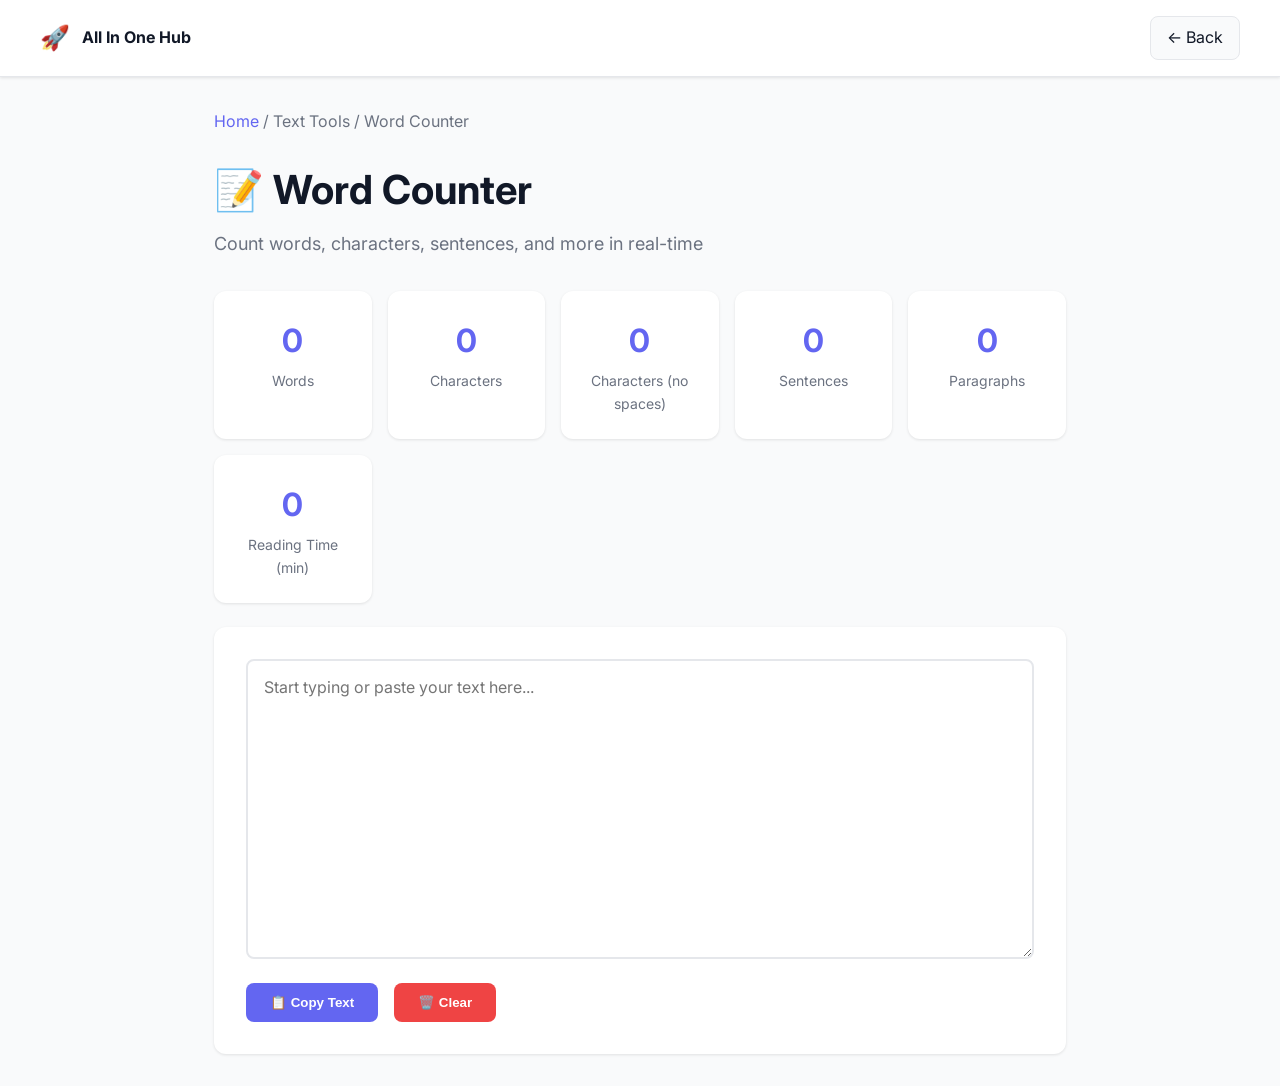
<file: tools/text/word-counter.html>
<!DOCTYPE html>
<html lang="en">
<head>
    <meta charset="UTF-8">
    <meta name="viewport" content="width=device-width, initial-scale=1.0">
    <title>Word Counter - All In One Hub</title>
    <link href="https://fonts.googleapis.com/css2?family=Inter:wght@400;500;600;700&display=swap" rel="stylesheet">
    <style>
        :root {
            --primary: #6366F1;
            --bg: #FFFFFF;
            --surface: #F9FAFB;
            --text: #111827;
            --text-secondary: #6B7280;
            --border: #E5E7EB;
            --shadow: rgba(0, 0, 0, 0.1);
        }
        
        * { margin: 0; padding: 0; box-sizing: border-box; }
        
        body {
            font-family: 'Inter', sans-serif;
            background: var(--surface);
            color: var(--text);
            line-height: 1.6;
        }
        
        .header {
            background: white;
            padding: 1rem 1.5rem;
            border-bottom: 1px solid var(--border);
            box-shadow: 0 1px 3px var(--shadow);
        }
        
        .header-container {
            max-width: 1200px;
            margin: 0 auto;
            display: flex;
            align-items: center;
            justify-content: space-between;
        }
        
        .logo {
            display: flex;
            align-items: center;
            gap: 0.75rem;
            text-decoration: none;
            color: var(--text);
            font-weight: 700;
        }
        
        .back-btn {
            padding: 0.5rem 1rem;
            background: var(--surface);
            border: 1px solid var(--border);
            border-radius: 8px;
            text-decoration: none;
            color: var(--text);
        }
        
        .container {
            max-width: 900px;
            margin: 2rem auto;
            padding: 0 1.5rem;
        }
        
        .breadcrumb {
            color: var(--text-secondary);
            margin-bottom: 1.5rem;
        }
        
        .breadcrumb a {
            color: var(--primary);
            text-decoration: none;
        }
        
        .page-title {
            font-size: 2.5rem;
            font-weight: 700;
            margin-bottom: 0.5rem;
        }
        
        .page-desc {
            color: var(--text-secondary);
            font-size: 1.125rem;
            margin-bottom: 2rem;
        }
        
        .stats-grid {
            display: grid;
            grid-template-columns: repeat(auto-fit, minmax(150px, 1fr));
            gap: 1rem;
            margin-bottom: 1.5rem;
        }
        
        .stat-card {
            background: white;
            padding: 1.5rem;
            border-radius: 12px;
            text-align: center;
            box-shadow: 0 1px 3px var(--shadow);
        }
        
        .stat-value {
            font-size: 2rem;
            font-weight: 700;
            color: var(--primary);
        }
        
        .stat-label {
            color: var(--text-secondary);
            font-size: 0.875rem;
            margin-top: 0.25rem;
        }
        
        .card {
            background: white;
            border-radius: 12px;
            padding: 2rem;
            box-shadow: 0 1px 3px var(--shadow);
        }
        
        .textarea-wrapper {
            position: relative;
        }
        
        textarea {
            width: 100%;
            min-height: 300px;
            padding: 1rem;
            border: 2px solid var(--border);
            border-radius: 8px;
            font-family: inherit;
            font-size: 1rem;
            resize: vertical;
        }
        
        textarea:focus {
            outline: none;
            border-color: var(--primary);
        }
        
        .btn-group {
            display: flex;
            gap: 1rem;
            margin-top: 1rem;
        }
        
        .btn {
            padding: 0.75rem 1.5rem;
            border: none;
            border-radius: 8px;
            font-weight: 600;
            cursor: pointer;
            transition: all 0.3s;
        }
        
        .btn-clear {
            background: #EF4444;
            color: white;
        }
        
        .btn-clear:hover {
            background: #DC2626;
        }
        
        .btn-copy {
            background: var(--primary);
            color: white;
        }
        
        .btn-copy:hover {
            background: #5558E3;
        }

        @media (max-width: 768px) {
            .page-title { font-size: 2rem; }
            .stats-grid { grid-template-columns: repeat(2, 1fr); }
        }
    </style>
</head>
<body>
    <header class="header">
        <div class="header-container">
            <a href="../../index.html" class="logo">
                <span style="font-size: 1.5rem;">🚀</span>
                <span>All In One Hub</span>
            </a>
            <a href="../../index.html" class="back-btn">← Back</a>
        </div>
    </header>

    <div class="container">
        <div class="breadcrumb">
            <a href="../../index.html">Home</a> / Text Tools / Word Counter
        </div>

        <h1 class="page-title">📝 Word Counter</h1>
        <p class="page-desc">Count words, characters, sentences, and more in real-time</p>

        <div class="stats-grid">
            <div class="stat-card">
                <div class="stat-value" id="wordCount">0</div>
                <div class="stat-label">Words</div>
            </div>
            <div class="stat-card">
                <div class="stat-value" id="charCount">0</div>
                <div class="stat-label">Characters</div>
            </div>
            <div class="stat-card">
                <div class="stat-value" id="charNoSpace">0</div>
                <div class="stat-label">Characters (no spaces)</div>
            </div>
            <div class="stat-card">
                <div class="stat-value" id="sentenceCount">0</div>
                <div class="stat-label">Sentences</div>
            </div>
            <div class="stat-card">
                <div class="stat-value" id="paragraphCount">0</div>
                <div class="stat-label">Paragraphs</div>
            </div>
            <div class="stat-card">
                <div class="stat-value" id="readTime">0</div>
                <div class="stat-label">Reading Time (min)</div>
            </div>
        </div>

        <div class="card">
            <div class="textarea-wrapper">
                <textarea id="textInput" placeholder="Start typing or paste your text here..."></textarea>
            </div>
            <div class="btn-group">
                <button class="btn btn-copy" onclick="copyText()">📋 Copy Text</button>
                <button class="btn btn-clear" onclick="clearText()">🗑️ Clear</button>
            </div>
        </div>
    </div>

    <script>
        const textInput = document.getElementById('textInput');

        textInput.addEventListener('input', updateStats);

        function updateStats() {
            const text = textInput.value;
            
            // Words
            const words = text.trim() ? text.trim().split(/\s+/).filter(word => word.length > 0) : [];
            document.getElementById('wordCount').textContent = words.length;
            
            // Characters
            document.getElementById('charCount').textContent = text.length;
            
            // Characters without spaces
            document.getElementById('charNoSpace').textContent = text.replace(/\s/g, '').length;
            
            // Sentences
            const sentences = text.split(/[.!?]+/).filter(s => s.trim().length > 0);
            document.getElementById('sentenceCount').textContent = sentences.length;
            
            // Paragraphs
            const paragraphs = text.split(/\n+/).filter(p => p.trim().length > 0);
            document.getElementById('paragraphCount').textContent = paragraphs.length;
            
            // Reading time (assuming 200 words per minute)
            const readingTime = Math.ceil(words.length / 200);
            document.getElementById('readTime').textContent = readingTime;
        }

        function copyText() {
            const text = textInput.value;
            if (!text) {
                showNotification('Nothing to copy!', 'error');
                return;
            }
            navigator.clipboard.writeText(text).then(() => {
                showNotification('Text copied!', 'success');
            });
        }

        function clearText() {
            if (confirm('Clear all text?')) {
                textInput.value = '';
                updateStats();
                showNotification('Text cleared', 'info');
            }
        }

        function showNotification(message, type = 'info') {
            const colors = { success: '#10B981', error: '#EF4444', info: '#6366F1' };
            const notification = document.createElement('div');
            notification.style.cssText = `
                position: fixed; bottom: 20px; right: 20px;
                background: ${colors[type]}; color: white;
                padding: 1rem 1.5rem; border-radius: 8px;
                box-shadow: 0 4px 12px rgba(0,0,0,0.15); z-index: 10000;
            `;
            notification.textContent = message;
            document.body.appendChild(notification);
            setTimeout(() => notification.remove(), 3000);
        }
    </script>
</body>
</html>
</file>
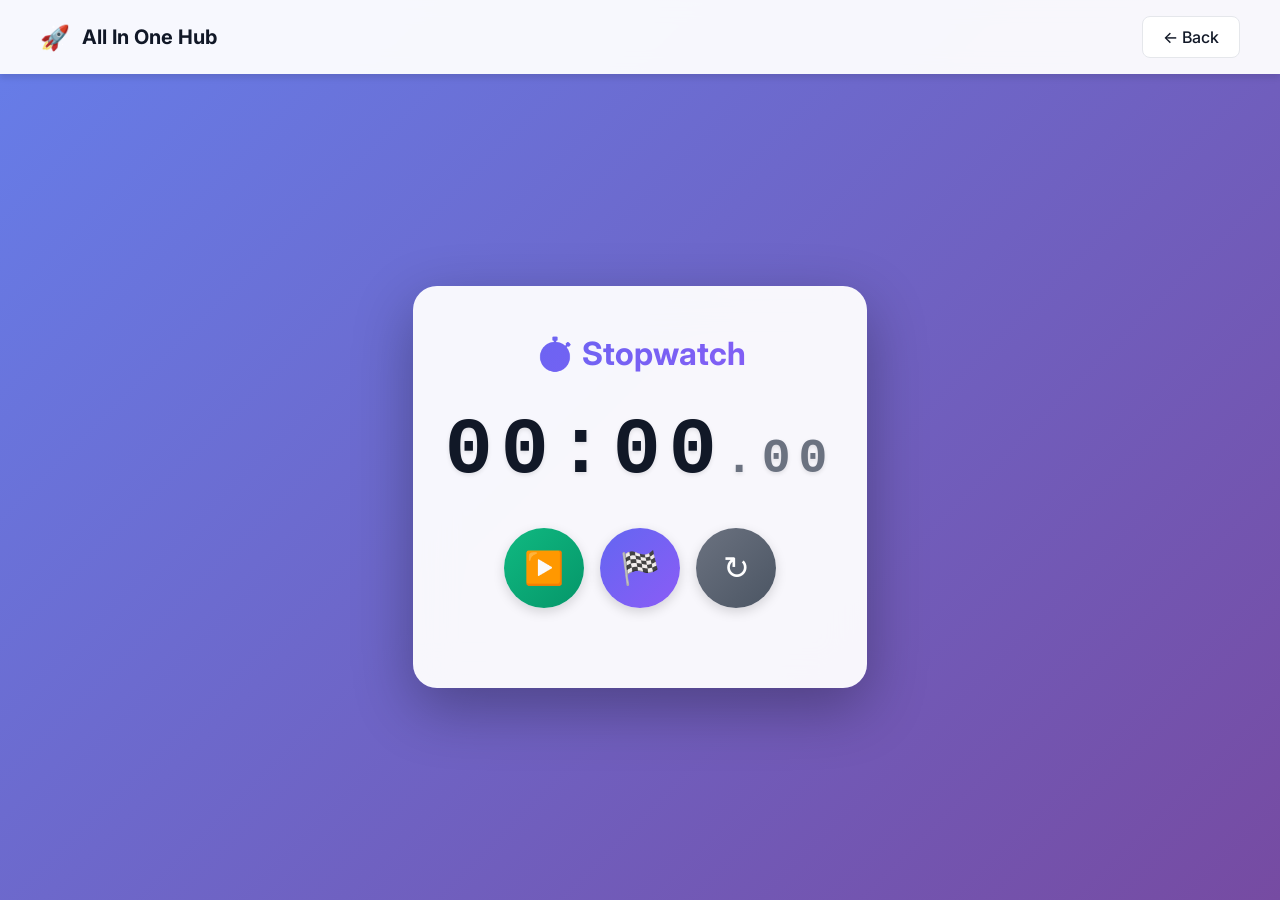
<file: tools/utilities/stopwatch.html>
<!DOCTYPE html>
<html lang="en">
<head>
    <meta charset="UTF-8">
    <meta name="viewport" content="width=device-width, initial-scale=1.0">
    <title>Stopwatch - All In One Hub</title>
    <link href="https://fonts.googleapis.com/css2?family=Inter:wght@400;500;600;700&display=swap" rel="stylesheet">
    <style>
        :root {
            --primary: #6366F1;
            --success: #10B981;
            --error: #EF4444;
            --bg: #FFFFFF;
            --surface: #F9FAFB;
            --text: #111827;
            --text-secondary: #6B7280;
            --border: #E5E7EB;
        }
        
        * { margin: 0; padding: 0; box-sizing: border-box; }
        
        body {
            font-family: 'Inter', sans-serif;
            background: linear-gradient(135deg, #667eea 0%, #764ba2 100%);
            color: var(--text);
            min-height: 100vh;
            display: flex;
            flex-direction: column;
        }
        
        .header {
            background: rgba(255, 255, 255, 0.95);
            backdrop-filter: blur(10px);
            padding: 1rem 1.5rem;
            box-shadow: 0 4px 6px rgba(0,0,0,0.1);
        }
        
        .header-container {
            max-width: 1200px;
            margin: 0 auto;
            display: flex;
            align-items: center;
            justify-content: space-between;
        }
        
        .logo {
            display: flex;
            align-items: center;
            gap: 0.75rem;
            text-decoration: none;
            color: var(--text);
            font-weight: 700;
            font-size: 1.25rem;
        }
        
        .back-btn {
            padding: 0.625rem 1.25rem;
            background: white;
            border: 1px solid var(--border);
            border-radius: 8px;
            text-decoration: none;
            color: var(--text);
            font-weight: 500;
        }
        
        .container {
            max-width: 600px;
            margin: auto;
            padding: 2rem 1.5rem;
            flex: 1;
            display: flex;
            flex-direction: column;
            justify-content: center;
        }
        
        .stopwatch-card {
            background: rgba(255, 255, 255, 0.95);
            backdrop-filter: blur(20px);
            border-radius: 24px;
            padding: 3rem 2rem;
            box-shadow: 0 20px 60px rgba(0,0,0,0.3);
            text-align: center;
        }
        
        .stopwatch-title {
            font-size: 2rem;
            font-weight: 700;
            margin-bottom: 2rem;
            background: linear-gradient(135deg, var(--primary), #8B5CF6);
            -webkit-background-clip: text;
            -webkit-text-fill-color: transparent;
        }
        
        .time-display {
            font-size: 5rem;
            font-weight: 700;
            font-family: 'Courier New', monospace;
            margin: 2rem 0;
            color: var(--text);
            text-shadow: 0 2px 4px rgba(0,0,0,0.1);
            letter-spacing: 0.1em;
        }
        
        .milliseconds {
            font-size: 3rem;
            color: var(--text-secondary);
        }
        
        .controls {
            display: flex;
            gap: 1rem;
            justify-content: center;
            margin: 2rem 0;
        }
        
        .control-btn {
            width: 80px;
            height: 80px;
            border: none;
            border-radius: 50%;
            font-size: 2rem;
            cursor: pointer;
            transition: all 0.3s;
            display: flex;
            align-items: center;
            justify-content: center;
            box-shadow: 0 4px 12px rgba(0,0,0,0.15);
        }
        
        .btn-start {
            background: linear-gradient(135deg, var(--success), #059669);
            color: white;
        }
        
        .btn-start:hover {
            transform: scale(1.1);
            box-shadow: 0 8px 20px rgba(16, 185, 129, 0.4);
        }
        
        .btn-stop {
            background: linear-gradient(135deg, var(--error), #DC2626);
            color: white;
        }
        
        .btn-stop:hover {
            transform: scale(1.1);
            box-shadow: 0 8px 20px rgba(239, 68, 68, 0.4);
        }
        
        .btn-reset {
            background: linear-gradient(135deg, #6B7280, #4B5563);
            color: white;
        }
        
        .btn-reset:hover {
            transform: scale(1.1);
            box-shadow: 0 8px 20px rgba(107, 114, 128, 0.4);
        }
        
        .btn-lap {
            background: linear-gradient(135deg, var(--primary), #8B5CF6);
            color: white;
        }
        
        .btn-lap:hover {
            transform: scale(1.1);
            box-shadow: 0 8px 20px rgba(99, 102, 241, 0.4);
        }
        
        .control-btn:active {
            transform: scale(0.95);
        }
        
        .laps-container {
            margin-top: 2rem;
            max-height: 300px;
            overflow-y: auto;
            padding: 0 1rem;
        }
        
        .laps-title {
            font-weight: 600;
            margin-bottom: 1rem;
            color: var(--text-secondary);
        }
        
        .lap-item {
            display: flex;
            justify-content: space-between;
            align-items: center;
            padding: 1rem;
            background: var(--surface);
            border-radius: 8px;
            margin-bottom: 0.5rem;
            animation: slideIn 0.3s ease-out;
        }
        
        @keyframes slideIn {
            from {
                opacity: 0;
                transform: translateY(-10px);
            }
            to {
                opacity: 1;
                transform: translateY(0);
            }
        }
        
        .lap-number {
            font-weight: 600;
            color: var(--primary);
        }
        
        .lap-time {
            font-family: 'Courier New', monospace;
            font-weight: 600;
        }
        
        @media (max-width: 768px) {
            .time-display { font-size: 3.5rem; }
            .milliseconds { font-size: 2rem; }
            .control-btn { width: 70px; height: 70px; font-size: 1.75rem; }
        }
    </style>
</head>
<body>
    <header class="header">
        <div class="header-container">
            <a href="../../index.html" class="logo">
                <span style="font-size: 1.5rem;">🚀</span>
                All In One Hub
            </a>
            <a href="../../index.html" class="back-btn">← Back</a>
        </div>
    </header>

    <div class="container">
        <div class="stopwatch-card">
            <h1 class="stopwatch-title">⏱️ Stopwatch</h1>
            
            <div class="time-display">
                <span id="minutes">00</span>:<span id="seconds">00</span><span class="milliseconds">.<span id="milliseconds">00</span></span>
            </div>

            <div class="controls">
                <button class="control-btn btn-start" id="startBtn" onclick="start()">▶️</button>
                <button class="control-btn btn-stop" id="stopBtn" onclick="stop()" style="display: none;">⏸️</button>
                <button class="control-btn btn-lap" onclick="recordLap()">🏁</button>
                <button class="control-btn btn-reset" onclick="reset()">↻</button>
            </div>

            <div class="laps-container" id="lapsContainer" style="display: none;">
                <div class="laps-title">📋 Lap Times</div>
                <div id="lapsList"></div>
            </div>
        </div>
    </div>

    <script>
        let startTime = 0;
        let elapsedTime = 0;
        let timerInterval = null;
        let isRunning = false;
        let lapCounter = 1;

        const minutesDisplay = document.getElementById('minutes');
        const secondsDisplay = document.getElementById('seconds');
        const millisecondsDisplay = document.getElementById('milliseconds');
        const startBtn = document.getElementById('startBtn');
        const stopBtn = document.getElementById('stopBtn');
        const lapsContainer = document.getElementById('lapsContainer');
        const lapsList = document.getElementById('lapsList');

        function start() {
            if (!isRunning) {
                startTime = Date.now() - elapsedTime;
                timerInterval = setInterval(updateDisplay, 10);
                isRunning = true;
                startBtn.style.display = 'none';
                stopBtn.style.display = 'flex';
            }
        }

        function stop() {
            if (isRunning) {
                clearInterval(timerInterval);
                isRunning = false;
                startBtn.style.display = 'flex';
                stopBtn.style.display = 'none';
            }
        }

        function reset() {
            clearInterval(timerInterval);
            startTime = 0;
            elapsedTime = 0;
            isRunning = false;
            lapCounter = 1;
            
            minutesDisplay.textContent = '00';
            secondsDisplay.textContent = '00';
            millisecondsDisplay.textContent = '00';
            
            startBtn.style.display = 'flex';
            stopBtn.style.display = 'none';
            
            lapsList.innerHTML = '';
            lapsContainer.style.display = 'none';
        }

        function updateDisplay() {
            elapsedTime = Date.now() - startTime;
            
            const totalMilliseconds = Math.floor(elapsedTime / 10);
            const totalSeconds = Math.floor(elapsedTime / 1000);
            const minutes = Math.floor(totalSeconds / 60);
            const seconds = totalSeconds % 60;
            const milliseconds = totalMilliseconds % 100;
            
            minutesDisplay.textContent = String(minutes).padStart(2, '0');
            secondsDisplay.textContent = String(seconds).padStart(2, '0');
            millisecondsDisplay.textContent = String(milliseconds).padStart(2, '0');
        }

        function recordLap() {
            if (elapsedTime === 0) return;
            
            const lapTime = formatTime(elapsedTime);
            const lapItem = document.createElement('div');
            lapItem.className = 'lap-item';
            lapItem.innerHTML = `
                <span class="lap-number">Lap ${lapCounter}</span>
                <span class="lap-time">${lapTime}</span>
            `;
            
            lapsList.insertBefore(lapItem, lapsList.firstChild);
            lapsContainer.style.display = 'block';
            lapCounter++;
        }

        function formatTime(ms) {
            const totalSeconds = Math.floor(ms / 1000);
            const minutes = Math.floor(totalSeconds / 60);
            const seconds = totalSeconds % 60;
            const milliseconds = Math.floor((ms % 1000) / 10);
            
            return `${String(minutes).padStart(2, '0')}:${String(seconds).padStart(2, '0')}.${String(milliseconds).padStart(2, '0')}`;
        }

        // Keyboard shortcuts
        document.addEventListener('keydown', (e) => {
            if (e.code === 'Space') {
                e.preventDefault();
                if (isRunning) stop();
                else start();
            } else if (e.code === 'KeyL') {
                recordLap();
            } else if (e.code === 'KeyR') {
                reset();
            }
        });
    </script>
</body>
</html>
</file>
